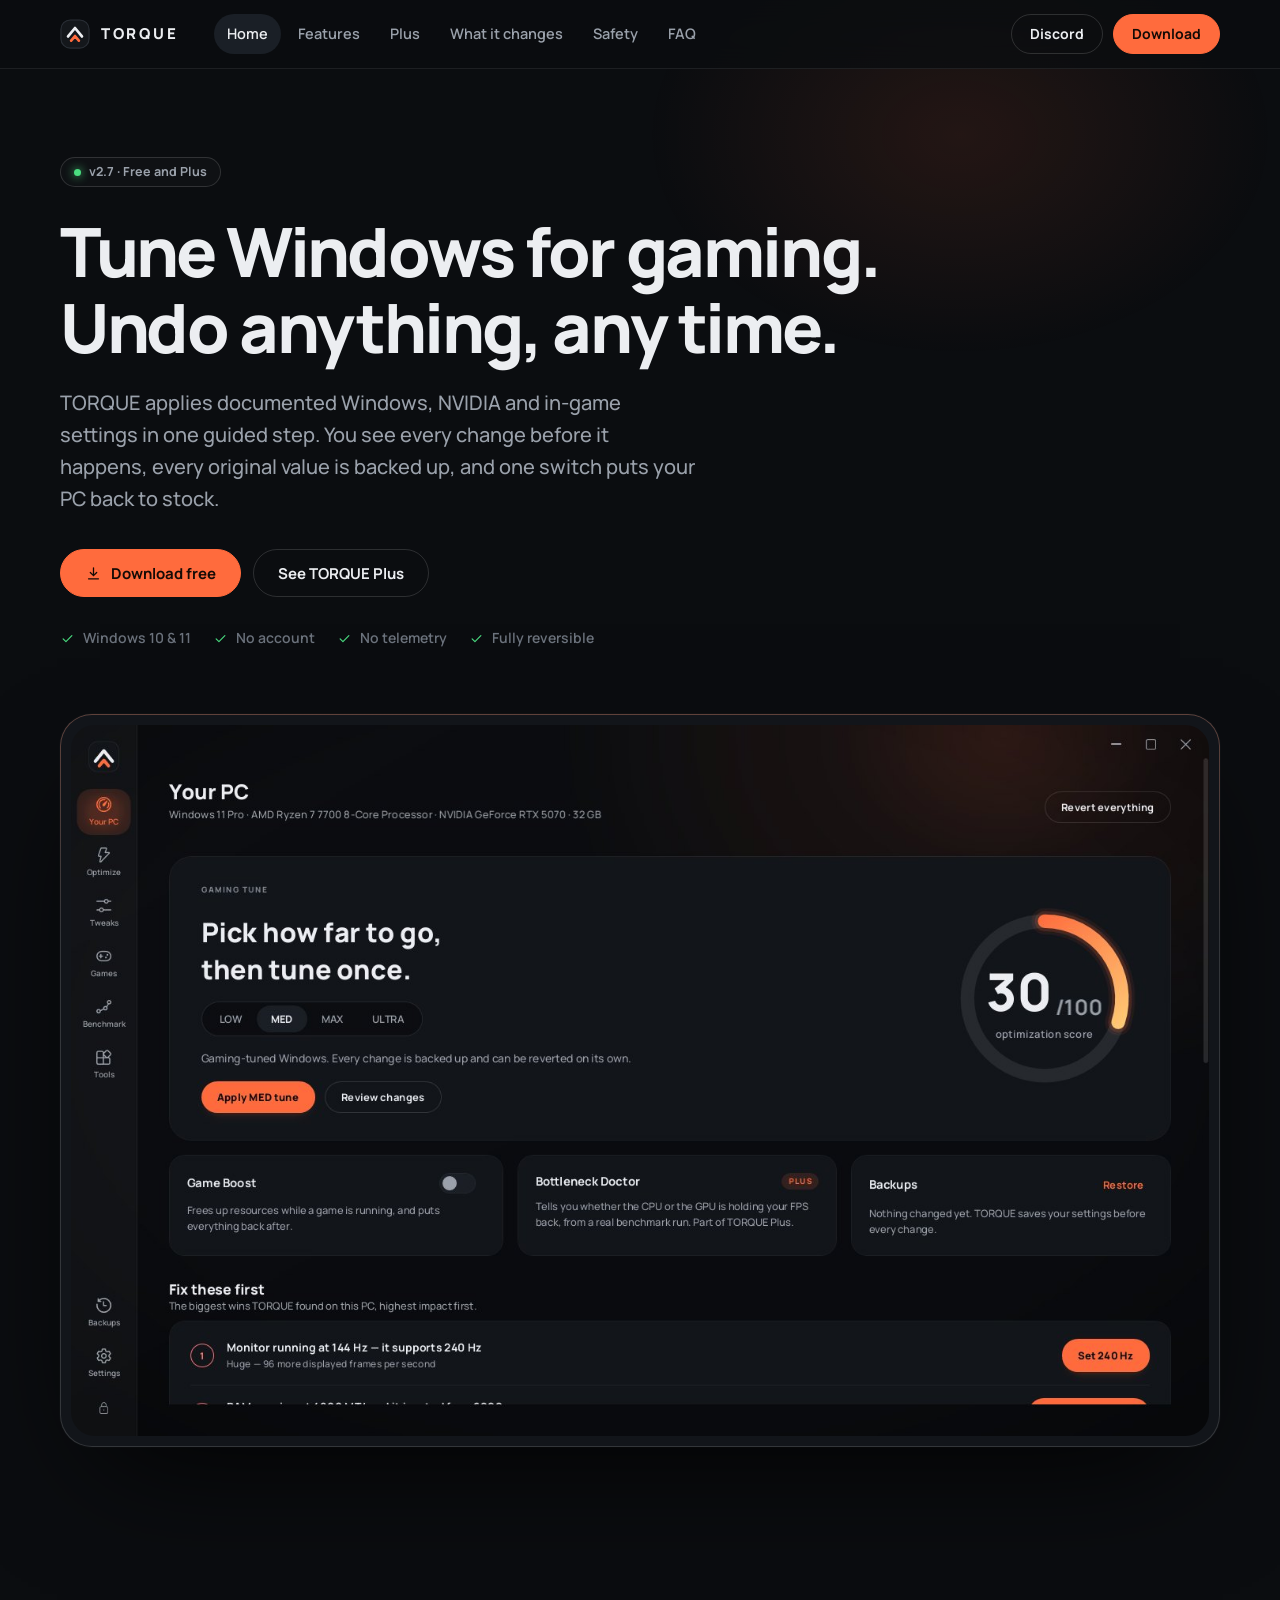
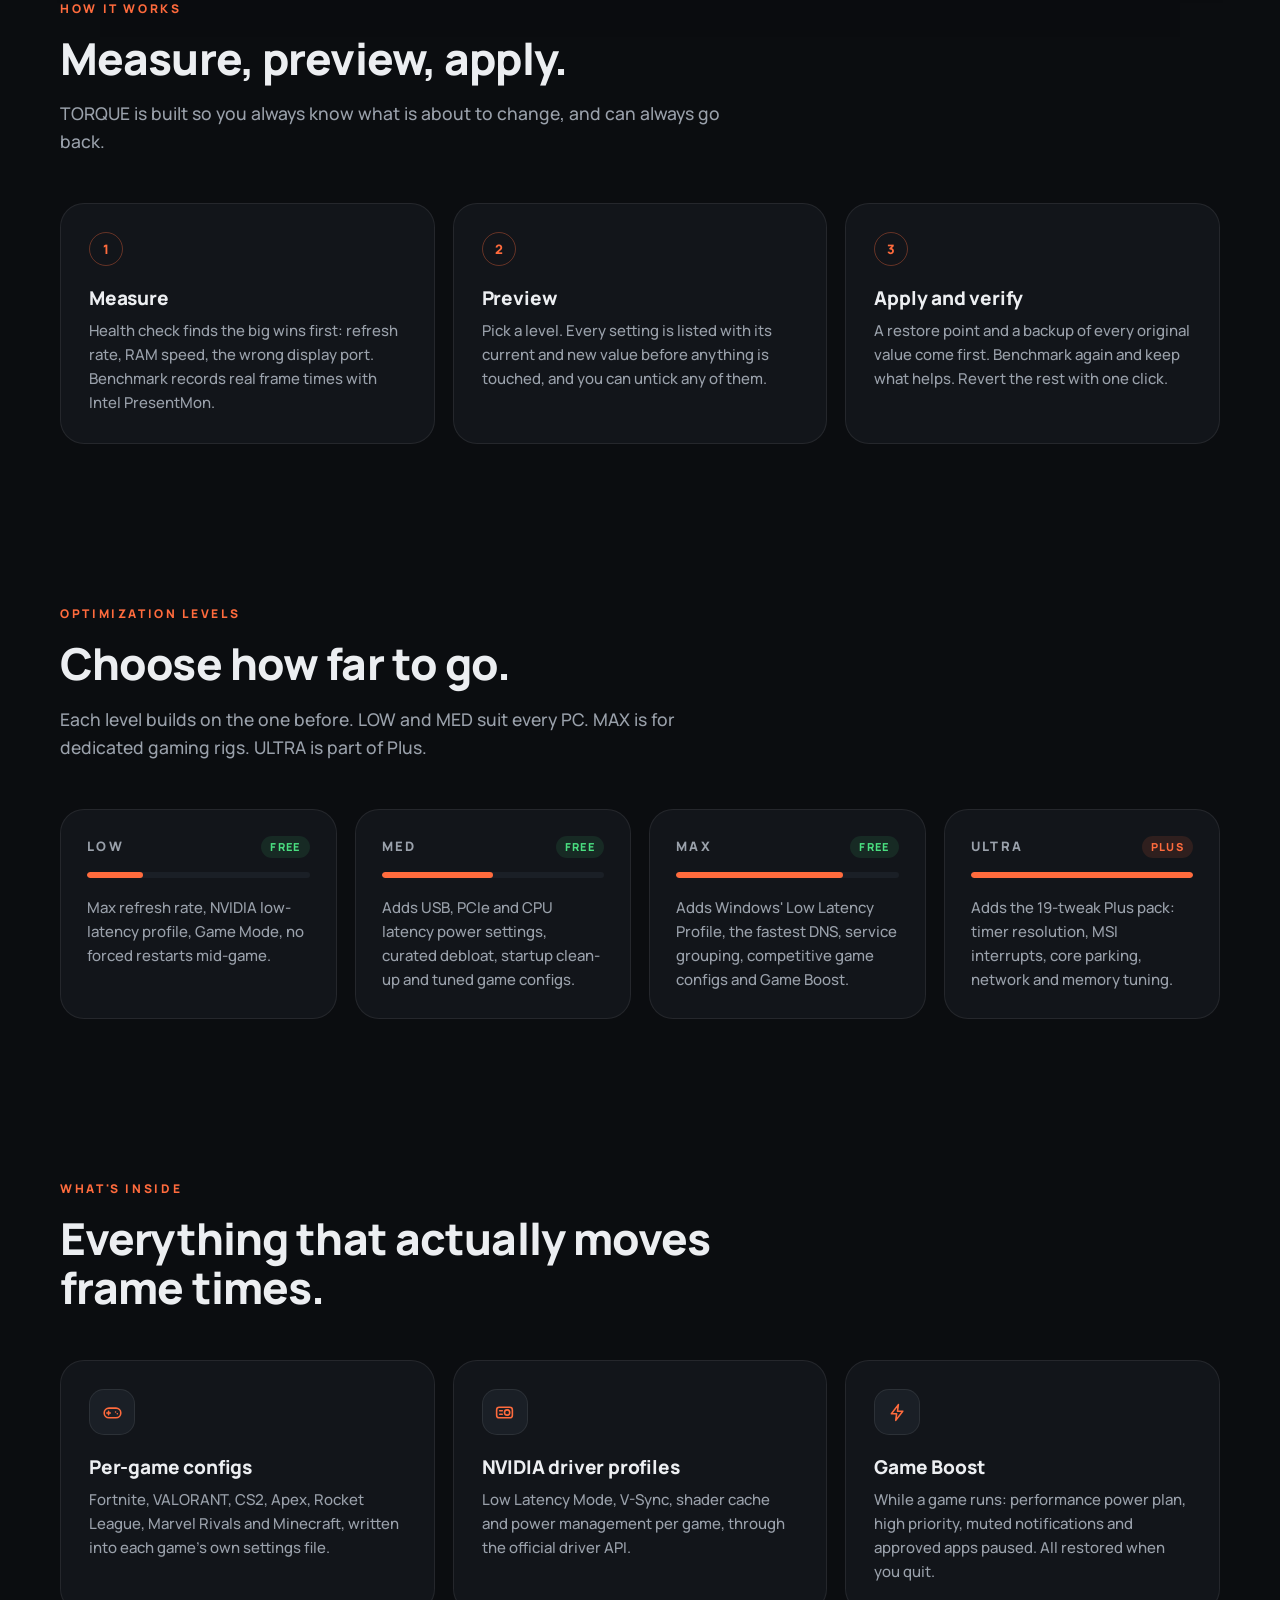
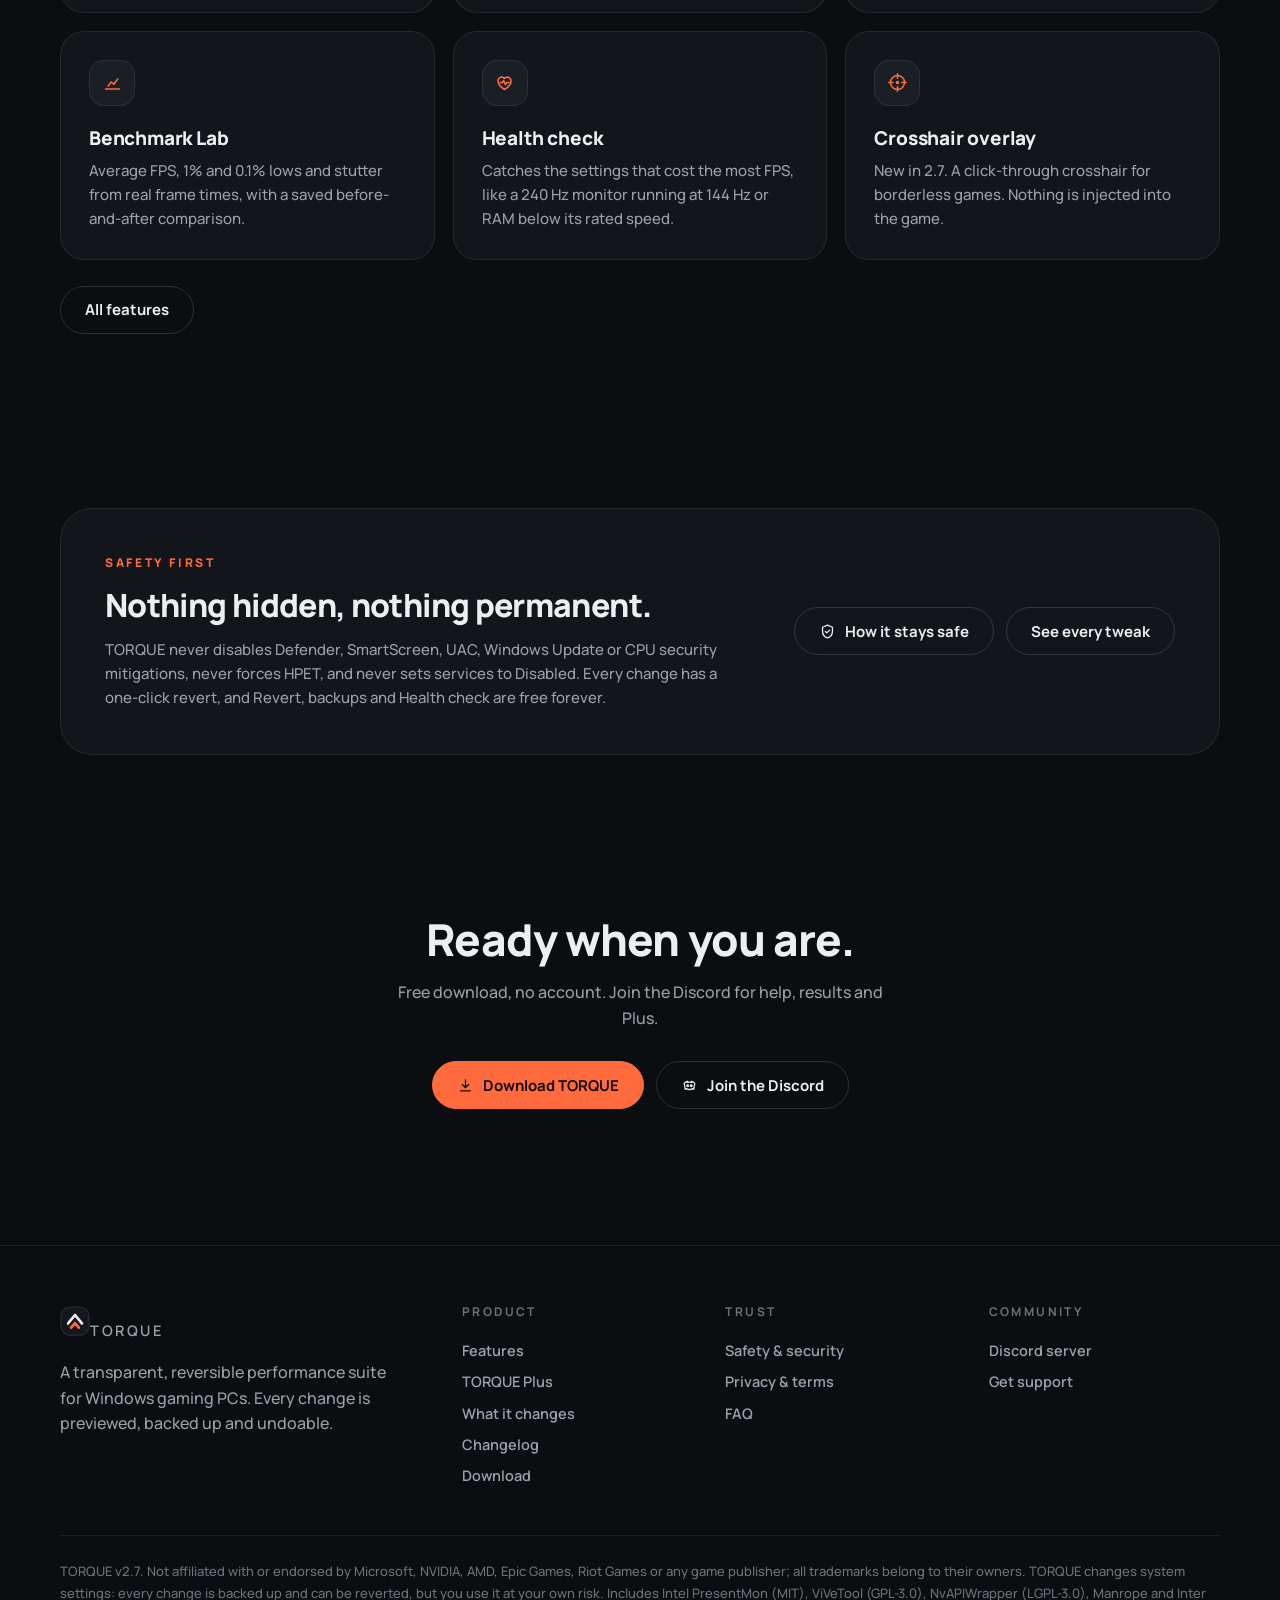
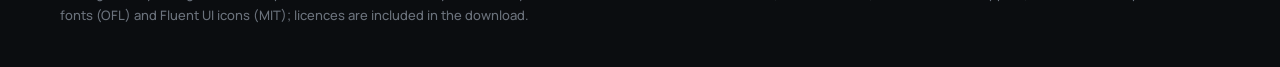
<file: index.html>
<!doctype html>
<html lang="en">
<head>
<meta charset="utf-8">
<meta name="viewport" content="width=device-width, initial-scale=1">
<title>TORQUE: Windows tuning for gamers, fully reversible</title>
<meta name="description" content="Tune Windows, NVIDIA and game settings in one guided step. Preview every change, back up every value, undo anything.">
<meta name="theme-color" content="#0B0D10">
<meta http-equiv="Content-Security-Policy" content="default-src 'self'; img-src 'self' data:; style-src 'self' 'unsafe-inline'; script-src 'self'; font-src 'self'; connect-src 'none'; frame-src 'none'; base-uri 'self'; form-action 'none'">
<meta name="referrer" content="strict-origin-when-cross-origin">
<meta property="og:title" content="TORQUE: Windows tuning for gamers, fully reversible">
<meta property="og:description" content="Tune Windows, NVIDIA and game settings in one guided step. Preview every change, back up every value, undo anything.">
<meta property="og:image" content="https://torquetweakz.github.io/Torque/img/og.png">
<meta property="og:type" content="website">
<link rel="icon" href="img/icon-64.png">
<link rel="preload" href="assets/fonts/manrope-800.woff2" as="font" type="font/woff2" crossorigin>
<link rel="stylesheet" href="assets/style.css?v=2.7.0">
</head>
<body>
<a class="skip" href="#main">Skip to content</a>
<header class="nav">
  <div class="wrap">
    <a class="brand" href="index.html" aria-label="TORQUE home"><svg viewBox="0 0 32 32" aria-hidden="true"><rect x="1" y="1" width="30" height="30" rx="10" fill="#14171B" stroke="#2A2F36" stroke-width="1.2"/>
<path d="M8.6 18.6L16 9.6l7.4 9" fill="none" stroke="#ECEEF1" stroke-width="2.9" stroke-linecap="round" stroke-linejoin="round"/>
<path d="M11.9 23.1L16 18.2l4.1 4.9" fill="none" stroke="#FF6B3D" stroke-width="2.9" stroke-linecap="round" stroke-linejoin="round"/></svg>TORQUE</a>
    <nav class="links" aria-label="Main"><a href="index.html" aria-current=page>Home</a><a href="features.html">Features</a><a href="plus.html">Plus</a><a href="tweaks.html">What it changes</a><a href="security.html">Safety</a><a href="faq.html">FAQ</a></nav>
    <div class="cta"><a class="btn sm" href="https://discord.gg/BY3MgZftgC" rel="noopener">Discord</a><a class="btn sm primary" href="download.html">Download</a></div>
    <button class="menu" aria-label="Menu" aria-expanded="false"><svg viewBox="0 0 24 24" fill="none" stroke="currentColor" stroke-width="1.8" stroke-linecap="round" stroke-linejoin="round" aria-hidden="true"><path d="M4 7h16M4 12h16M4 17h16"/></svg></button>
  </div>
</header>
<main id="main">

<section class="hero">
  <div class="wrap">
    <span class="pill"><span class="dot"></span>v2.7 · Free and Plus</span>
    <h1 style="margin-top:26px">Tune Windows for gaming.<br>Undo anything, any time.</h1>
    <p class="lead">TORQUE applies documented Windows, NVIDIA and in-game settings in one guided step. You see every change before it happens, every original value is backed up, and one switch puts your PC back to stock.</p>
    <div class="actions"><a class="btn primary" href="download.html"><svg viewBox="0 0 24 24" fill="none" stroke="currentColor" stroke-width="1.8" stroke-linecap="round" stroke-linejoin="round" aria-hidden="true"><path d="M12 4v11m0 0l-4.5-4.5M12 15l4.5-4.5M5 19.5h14"/></svg>Download free</a><a class="btn" href="plus.html">See TORQUE Plus</a></div>
    <div class="meta"><span><svg viewBox="0 0 24 24" fill="none" stroke="currentColor" stroke-width="1.8" stroke-linecap="round" stroke-linejoin="round" aria-hidden="true"><path d="M5 12.5l4.5 4.5L19 7.5"/></svg>Windows 10 &amp; 11</span><span><svg viewBox="0 0 24 24" fill="none" stroke="currentColor" stroke-width="1.8" stroke-linecap="round" stroke-linejoin="round" aria-hidden="true"><path d="M5 12.5l4.5 4.5L19 7.5"/></svg>No account</span><span><svg viewBox="0 0 24 24" fill="none" stroke="currentColor" stroke-width="1.8" stroke-linecap="round" stroke-linejoin="round" aria-hidden="true"><path d="M5 12.5l4.5 4.5L19 7.5"/></svg>No telemetry</span><span><svg viewBox="0 0 24 24" fill="none" stroke="currentColor" stroke-width="1.8" stroke-linecap="round" stroke-linejoin="round" aria-hidden="true"><path d="M5 12.5l4.5 4.5L19 7.5"/></svg>Fully reversible</span></div>
    <div class="shot rv"><img src="img/v27-dashboard.jpg" width="1440" height="900" alt="TORQUE Your PC page: optimization level picker, Game Boost, Bottleneck Doctor and the top fixes for this PC"></div>
  </div>
</section>

<section>
  <div class="wrap">
    <div class="head"><span class="eyebrow accent">How it works</span><h2>Measure, preview, apply.</h2><p>TORQUE is built so you always know what is about to change, and can always go back.</p></div>
    <div class="grid g3">
      <div class="card rv"><div class="num">1</div><h3>Measure</h3><p>Health check finds the big wins first: refresh rate, RAM speed, the wrong display port. Benchmark records real frame times with Intel PresentMon.</p></div>
      <div class="card rv"><div class="num">2</div><h3>Preview</h3><p>Pick a level. Every setting is listed with its current and new value before anything is touched, and you can untick any of them.</p></div>
      <div class="card rv"><div class="num">3</div><h3>Apply and verify</h3><p>A restore point and a backup of every original value come first. Benchmark again and keep what helps. Revert the rest with one click.</p></div>
    </div>
  </div>
</section>

<section class="tight">
  <div class="wrap">
    <div class="head"><span class="eyebrow accent">Optimization levels</span><h2>Choose how far to go.</h2><p>Each level builds on the one before. LOW and MED suit every PC. MAX is for dedicated gaming rigs. ULTRA is part of Plus.</p></div>
    <div class="grid g4 levels">
      <div class="card rv"><div class="lvl">LOW <span class="tag good">FREE</span></div><div class="bar"><i style="width:25%"></i></div><p>Max refresh rate, NVIDIA low-latency profile, Game Mode, no forced restarts mid-game.</p></div>
      <div class="card rv"><div class="lvl">MED <span class="tag good">FREE</span></div><div class="bar"><i style="width:50%"></i></div><p>Adds USB, PCIe and CPU latency power settings, curated debloat, startup clean-up and tuned game configs.</p></div>
      <div class="card rv"><div class="lvl">MAX <span class="tag good">FREE</span></div><div class="bar"><i style="width:75%"></i></div><p>Adds Windows' Low Latency Profile, the fastest DNS, service grouping, competitive game configs and Game Boost.</p></div>
      <div class="card rv"><div class="lvl">ULTRA <span class="tag">PLUS</span></div><div class="bar"><i style="width:100%"></i></div><p>Adds the 19-tweak Plus pack: timer resolution, MSI interrupts, core parking, network and memory tuning.</p></div>
    </div>
  </div>
</section>

<section>
  <div class="wrap">
    <div class="head"><span class="eyebrow accent">What's inside</span><h2>Everything that actually moves frame times.</h2></div>
    <div class="grid g3">
      <div class="card rv"><div class="ic"><svg viewBox="0 0 24 24" fill="none" stroke="currentColor" stroke-width="1.8" stroke-linecap="round" stroke-linejoin="round" aria-hidden="true"><rect x="2.5" y="7" width="19" height="11" rx="5.5"/><path d="M7.5 10.5v4M5.5 12.5h4M15.5 11.5h.01M17.5 13.5h.01"/></svg></div><h3>Per-game configs</h3><p>Fortnite, VALORANT, CS2, Apex, Rocket League, Marvel Rivals and Minecraft, written into each game's own settings file.</p></div>
      <div class="card rv"><div class="ic"><svg viewBox="0 0 24 24" fill="none" stroke="currentColor" stroke-width="1.8" stroke-linecap="round" stroke-linejoin="round" aria-hidden="true"><rect x="3" y="6" width="18" height="12" rx="3"/><circle cx="15" cy="12" r="3"/><path d="M6.5 10h3M6.5 14h3"/></svg></div><h3>NVIDIA driver profiles</h3><p>Low Latency Mode, V-Sync, shader cache and power management per game, through the official driver API.</p></div>
      <div class="card rv"><div class="ic"><svg viewBox="0 0 24 24" fill="none" stroke="currentColor" stroke-width="1.8" stroke-linecap="round" stroke-linejoin="round" aria-hidden="true"><path d="M13 3L5 13.5h6L10 21l8-10.5h-6z"/></svg></div><h3>Game Boost</h3><p>While a game runs: performance power plan, high priority, muted notifications and approved apps paused. All restored when you quit.</p></div>
      <div class="card rv"><div class="ic"><svg viewBox="0 0 24 24" fill="none" stroke="currentColor" stroke-width="1.8" stroke-linecap="round" stroke-linejoin="round" aria-hidden="true"><path d="M4 19.5h16M7 16l3.5-4.5 3 2.5L18 8"/></svg></div><h3>Benchmark Lab</h3><p>Average FPS, 1% and 0.1% lows and stutter from real frame times, with a saved before-and-after comparison.</p></div>
      <div class="card rv"><div class="ic"><svg viewBox="0 0 24 24" fill="none" stroke="currentColor" stroke-width="1.8" stroke-linecap="round" stroke-linejoin="round" aria-hidden="true"><path d="M12 20s-7.5-4.4-7.5-10.2A4.3 4.3 0 0112 7.3a4.3 4.3 0 017.5 2.5C19.5 15.6 12 20 12 20z"/><path d="M7 12h2.5l1.5-2.5 2 5 1.5-2.5H17"/></svg></div><h3>Health check</h3><p>Catches the settings that cost the most FPS, like a 240 Hz monitor running at 144 Hz or RAM below its rated speed.</p></div>
      <div class="card rv"><div class="ic"><svg viewBox="0 0 24 24" fill="none" stroke="currentColor" stroke-width="1.8" stroke-linecap="round" stroke-linejoin="round" aria-hidden="true"><circle cx="12" cy="12" r="8"/><path d="M12 2v5M12 17v5M2 12h5M17 12h5"/><circle cx="12" cy="12" r="1.2"/></svg></div><h3>Crosshair overlay</h3><p>New in 2.7. A click-through crosshair for borderless games. Nothing is injected into the game.</p></div>
    </div>
    <p style="margin-top:26px"><a class="btn" href="features.html">All features</a></p>
  </div>
</section>

<section class="tight">
  <div class="wrap">
    <div class="card big flat rv callout">
      <div style="max-width:620px"><span class="eyebrow accent">Safety first</span><h2 style="font-size:32px">Nothing hidden, nothing permanent.</h2>
      <p style="margin-top:14px">TORQUE never disables Defender, SmartScreen, UAC, Windows Update or CPU security mitigations, never forces HPET, and never sets services to Disabled. Every change has a one-click revert, and Revert, backups and Health check are free forever.</p></div>
      <div style="display:flex;gap:12px;flex-wrap:wrap"><a class="btn" href="security.html"><svg viewBox="0 0 24 24" fill="none" stroke="currentColor" stroke-width="1.8" stroke-linecap="round" stroke-linejoin="round" aria-hidden="true"><path d="M12 3l7 3v5.5c0 4.4-3 8.1-7 9.5-4-1.4-7-5.1-7-9.5V6z"/><path d="M9 12l2 2 4-4"/></svg>How it stays safe</a><a class="btn" href="tweaks.html">See every tweak</a></div>
    </div>
  </div>
</section>

<section>
  <div class="wrap center" style="text-align:center">
    <h2>Ready when you are.</h2>
    <p style="margin:16px auto 30px;max-width:520px">Free download, no account. Join the Discord for help, results and Plus.</p>
    <div style="display:flex;gap:12px;justify-content:center;flex-wrap:wrap"><a class="btn primary" href="download.html"><svg viewBox="0 0 24 24" fill="none" stroke="currentColor" stroke-width="1.8" stroke-linecap="round" stroke-linejoin="round" aria-hidden="true"><path d="M12 4v11m0 0l-4.5-4.5M12 15l4.5-4.5M5 19.5h14"/></svg>Download TORQUE</a><a class="btn" href="https://discord.gg/BY3MgZftgC" rel="noopener"><svg viewBox="0 0 24 24" fill="none" stroke="currentColor" stroke-width="1.8" stroke-linecap="round" stroke-linejoin="round" aria-hidden="true"><path d="M8.5 7.5a15 15 0 017 0M7 16.5c3.2 1.6 6.8 1.6 10 0M6 17.5L4.5 9c1.4-1.6 3-2.6 4.5-3l1 1.5M18 17.5L19.5 9c-1.4-1.6-3-2.6-4.5-3L14 7.5"/><circle cx="9.5" cy="12.5" r="1.2"/><circle cx="14.5" cy="12.5" r="1.2"/></svg>Join the Discord</a></div>
  </div>
</section>

</main>
<footer>
  <div class="wrap">
    <div class="foot">
      <div><a class="brand" href="index.html"><svg viewBox="0 0 32 32" aria-hidden="true"><rect x="1" y="1" width="30" height="30" rx="10" fill="#14171B" stroke="#2A2F36" stroke-width="1.2"/>
<path d="M8.6 18.6L16 9.6l7.4 9" fill="none" stroke="#ECEEF1" stroke-width="2.9" stroke-linecap="round" stroke-linejoin="round"/>
<path d="M11.9 23.1L16 18.2l4.1 4.9" fill="none" stroke="#FF6B3D" stroke-width="2.9" stroke-linecap="round" stroke-linejoin="round"/></svg>TORQUE</a><p style="margin-top:14px;max-width:340px">A transparent, reversible performance suite for Windows gaming PCs. Every change is previewed, backed up and undoable.</p></div>
      <div><h5>Product</h5><a href="features.html">Features</a><a href="plus.html">TORQUE Plus</a><a href="tweaks.html">What it changes</a><a href="changelog.html">Changelog</a><a href="download.html">Download</a></div>
      <div><h5>Trust</h5><a href="security.html">Safety &amp; security</a><a href="privacy.html">Privacy &amp; terms</a><a href="faq.html">FAQ</a></div>
      <div><h5>Community</h5><a href="https://discord.gg/BY3MgZftgC" rel="noopener">Discord server</a><a href="community.html">Get support</a></div>
    </div>
    <div class="fine">TORQUE v2.7. Not affiliated with or endorsed by Microsoft, NVIDIA, AMD, Epic Games, Riot Games or any game publisher; all trademarks belong to their owners. TORQUE changes system settings: every change is backed up and can be reverted, but you use it at your own risk. Includes Intel PresentMon (MIT), ViVeTool (GPL-3.0), NvAPIWrapper (LGPL-3.0), Manrope and Inter fonts (OFL) and Fluent UI icons (MIT); licences are included in the download.</div>
  </div>
</footer>
<script src="assets/site.js?v=2.7.0"></script>
</body>
</html>
</file>
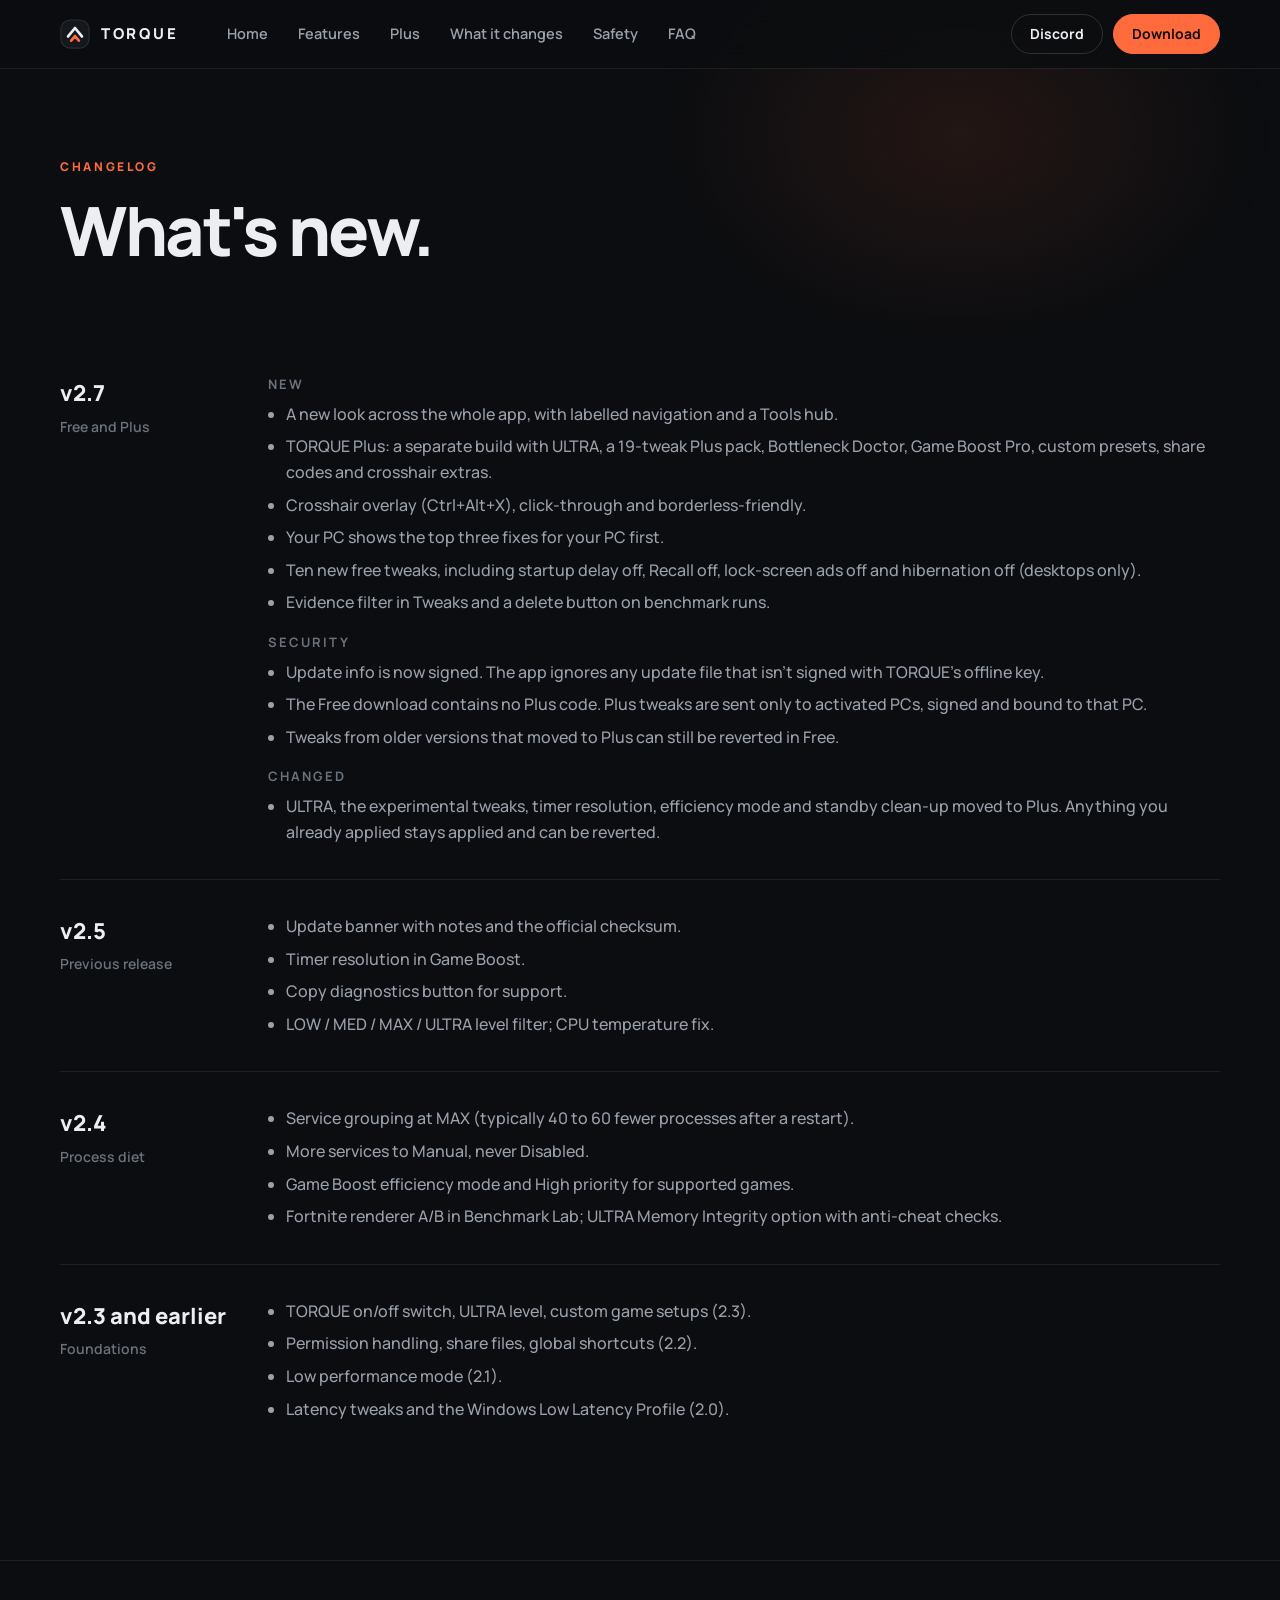
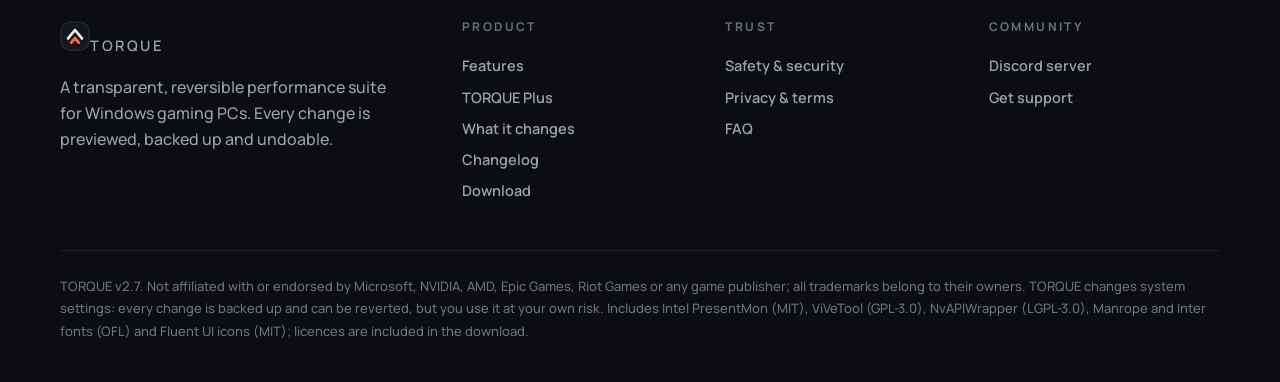
<file: changelog.html>
<!doctype html>
<html lang="en">
<head>
<meta charset="utf-8">
<meta name="viewport" content="width=device-width, initial-scale=1">
<title>Changelog · TORQUE</title>
<meta name="description" content="What changed in each TORQUE release.">
<meta name="theme-color" content="#0B0D10">
<meta http-equiv="Content-Security-Policy" content="default-src 'self'; img-src 'self' data:; style-src 'self' 'unsafe-inline'; script-src 'self'; font-src 'self'; connect-src 'none'; frame-src 'none'; base-uri 'self'; form-action 'none'">
<meta name="referrer" content="strict-origin-when-cross-origin">
<meta property="og:title" content="Changelog · TORQUE">
<meta property="og:description" content="What changed in each TORQUE release.">
<meta property="og:image" content="https://torquetweakz.github.io/Torque/img/og.png">
<meta property="og:type" content="website">
<link rel="icon" href="img/icon-64.png">
<link rel="preload" href="assets/fonts/manrope-800.woff2" as="font" type="font/woff2" crossorigin>
<link rel="stylesheet" href="assets/style.css?v=2.7.0">
</head>
<body>
<a class="skip" href="#main">Skip to content</a>
<header class="nav">
  <div class="wrap">
    <a class="brand" href="index.html" aria-label="TORQUE home"><svg viewBox="0 0 32 32" aria-hidden="true"><rect x="1" y="1" width="30" height="30" rx="10" fill="#14171B" stroke="#2A2F36" stroke-width="1.2"/>
<path d="M8.6 18.6L16 9.6l7.4 9" fill="none" stroke="#ECEEF1" stroke-width="2.9" stroke-linecap="round" stroke-linejoin="round"/>
<path d="M11.9 23.1L16 18.2l4.1 4.9" fill="none" stroke="#FF6B3D" stroke-width="2.9" stroke-linecap="round" stroke-linejoin="round"/></svg>TORQUE</a>
    <nav class="links" aria-label="Main"><a href="index.html">Home</a><a href="features.html">Features</a><a href="plus.html">Plus</a><a href="tweaks.html">What it changes</a><a href="security.html">Safety</a><a href="faq.html">FAQ</a></nav>
    <div class="cta"><a class="btn sm" href="https://discord.gg/BY3MgZftgC" rel="noopener">Discord</a><a class="btn sm primary" href="download.html">Download</a></div>
    <button class="menu" aria-label="Menu" aria-expanded="false"><svg viewBox="0 0 24 24" fill="none" stroke="currentColor" stroke-width="1.8" stroke-linecap="round" stroke-linejoin="round" aria-hidden="true"><path d="M4 7h16M4 12h16M4 17h16"/></svg></button>
  </div>
</header>
<main id="main">
<section class="hero" style="padding-bottom:10px"><div class="wrap"><span class="eyebrow accent">Changelog</span><h1>What's new.</h1></div></section>
<section class="tight"><div class="wrap">
<div class="rel"><div><div class="v">v2.7</div><div class="d">Free and Plus</div></div><div>
<h4>New</h4><ul>
<li>A new look across the whole app, with labelled navigation and a Tools hub.</li>
<li>TORQUE Plus: a separate build with ULTRA, a 19-tweak Plus pack, Bottleneck Doctor, Game Boost Pro, custom presets, share codes and crosshair extras.</li>
<li>Crosshair overlay (Ctrl+Alt+X), click-through and borderless-friendly.</li>
<li>Your PC shows the top three fixes for your PC first.</li>
<li>Ten new free tweaks, including startup delay off, Recall off, lock-screen ads off and hibernation off (desktops only).</li>
<li>Evidence filter in Tweaks and a delete button on benchmark runs.</li></ul>
<h4>Security</h4><ul>
<li>Update info is now signed. The app ignores any update file that isn't signed with TORQUE's offline key.</li>
<li>The Free download contains no Plus code. Plus tweaks are sent only to activated PCs, signed and bound to that PC.</li>
<li>Tweaks from older versions that moved to Plus can still be reverted in Free.</li></ul>
<h4>Changed</h4><ul>
<li>ULTRA, the experimental tweaks, timer resolution, efficiency mode and standby clean-up moved to Plus. Anything you already applied stays applied and can be reverted.</li></ul></div></div>
<div class="rel"><div><div class="v">v2.5</div><div class="d">Previous release</div></div><div><ul>
<li>Update banner with notes and the official checksum.</li><li>Timer resolution in Game Boost.</li><li>Copy diagnostics button for support.</li><li>LOW / MED / MAX / ULTRA level filter; CPU temperature fix.</li></ul></div></div>
<div class="rel"><div><div class="v">v2.4</div><div class="d">Process diet</div></div><div><ul>
<li>Service grouping at MAX (typically 40 to 60 fewer processes after a restart).</li><li>More services to Manual, never Disabled.</li><li>Game Boost efficiency mode and High priority for supported games.</li><li>Fortnite renderer A/B in Benchmark Lab; ULTRA Memory Integrity option with anti-cheat checks.</li></ul></div></div>
<div class="rel"><div><div class="v">v2.3 and earlier</div><div class="d">Foundations</div></div><div><ul>
<li>TORQUE on/off switch, ULTRA level, custom game setups (2.3).</li><li>Permission handling, share files, global shortcuts (2.2).</li><li>Low performance mode (2.1).</li><li>Latency tweaks and the Windows Low Latency Profile (2.0).</li></ul></div></div>
</div></section>
</main>
<footer>
  <div class="wrap">
    <div class="foot">
      <div><a class="brand" href="index.html"><svg viewBox="0 0 32 32" aria-hidden="true"><rect x="1" y="1" width="30" height="30" rx="10" fill="#14171B" stroke="#2A2F36" stroke-width="1.2"/>
<path d="M8.6 18.6L16 9.6l7.4 9" fill="none" stroke="#ECEEF1" stroke-width="2.9" stroke-linecap="round" stroke-linejoin="round"/>
<path d="M11.9 23.1L16 18.2l4.1 4.9" fill="none" stroke="#FF6B3D" stroke-width="2.9" stroke-linecap="round" stroke-linejoin="round"/></svg>TORQUE</a><p style="margin-top:14px;max-width:340px">A transparent, reversible performance suite for Windows gaming PCs. Every change is previewed, backed up and undoable.</p></div>
      <div><h5>Product</h5><a href="features.html">Features</a><a href="plus.html">TORQUE Plus</a><a href="tweaks.html">What it changes</a><a href="changelog.html">Changelog</a><a href="download.html">Download</a></div>
      <div><h5>Trust</h5><a href="security.html">Safety &amp; security</a><a href="privacy.html">Privacy &amp; terms</a><a href="faq.html">FAQ</a></div>
      <div><h5>Community</h5><a href="https://discord.gg/BY3MgZftgC" rel="noopener">Discord server</a><a href="community.html">Get support</a></div>
    </div>
    <div class="fine">TORQUE v2.7. Not affiliated with or endorsed by Microsoft, NVIDIA, AMD, Epic Games, Riot Games or any game publisher; all trademarks belong to their owners. TORQUE changes system settings: every change is backed up and can be reverted, but you use it at your own risk. Includes Intel PresentMon (MIT), ViVeTool (GPL-3.0), NvAPIWrapper (LGPL-3.0), Manrope and Inter fonts (OFL) and Fluent UI icons (MIT); licences are included in the download.</div>
  </div>
</footer>
<script src="assets/site.js?v=2.7.0"></script>
</body>
</html>
</file>
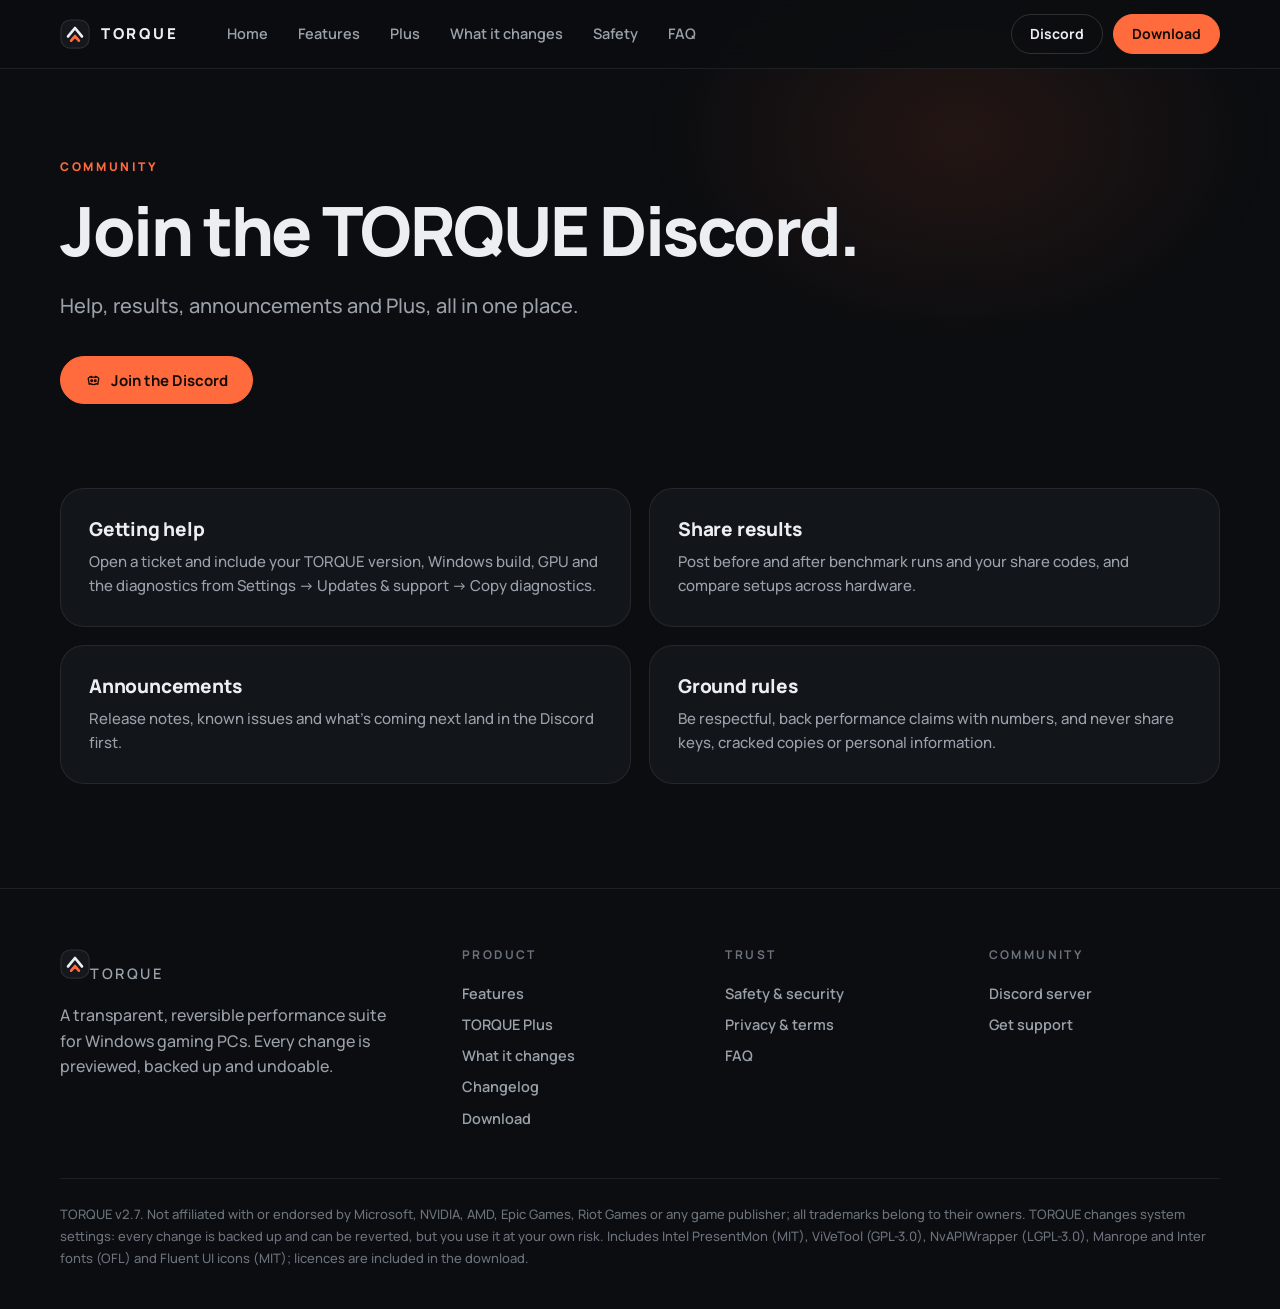
<file: community.html>
<!doctype html>
<html lang="en">
<head>
<meta charset="utf-8">
<meta name="viewport" content="width=device-width, initial-scale=1">
<title>Community · TORQUE</title>
<meta name="description" content="Join the TORQUE Discord.">
<meta name="theme-color" content="#0B0D10">
<meta http-equiv="Content-Security-Policy" content="default-src 'self'; img-src 'self' data:; style-src 'self' 'unsafe-inline'; script-src 'self'; font-src 'self'; connect-src 'none'; frame-src 'none'; base-uri 'self'; form-action 'none'">
<meta name="referrer" content="strict-origin-when-cross-origin">
<meta property="og:title" content="Community · TORQUE">
<meta property="og:description" content="Join the TORQUE Discord.">
<meta property="og:image" content="https://torquetweakz.github.io/Torque/img/og.png">
<meta property="og:type" content="website">
<link rel="icon" href="img/icon-64.png">
<link rel="preload" href="assets/fonts/manrope-800.woff2" as="font" type="font/woff2" crossorigin>
<link rel="stylesheet" href="assets/style.css?v=2.7.0">
</head>
<body>
<a class="skip" href="#main">Skip to content</a>
<header class="nav">
  <div class="wrap">
    <a class="brand" href="index.html" aria-label="TORQUE home"><svg viewBox="0 0 32 32" aria-hidden="true"><rect x="1" y="1" width="30" height="30" rx="10" fill="#14171B" stroke="#2A2F36" stroke-width="1.2"/>
<path d="M8.6 18.6L16 9.6l7.4 9" fill="none" stroke="#ECEEF1" stroke-width="2.9" stroke-linecap="round" stroke-linejoin="round"/>
<path d="M11.9 23.1L16 18.2l4.1 4.9" fill="none" stroke="#FF6B3D" stroke-width="2.9" stroke-linecap="round" stroke-linejoin="round"/></svg>TORQUE</a>
    <nav class="links" aria-label="Main"><a href="index.html">Home</a><a href="features.html">Features</a><a href="plus.html">Plus</a><a href="tweaks.html">What it changes</a><a href="security.html">Safety</a><a href="faq.html">FAQ</a></nav>
    <div class="cta"><a class="btn sm" href="https://discord.gg/BY3MgZftgC" rel="noopener">Discord</a><a class="btn sm primary" href="download.html">Download</a></div>
    <button class="menu" aria-label="Menu" aria-expanded="false"><svg viewBox="0 0 24 24" fill="none" stroke="currentColor" stroke-width="1.8" stroke-linecap="round" stroke-linejoin="round" aria-hidden="true"><path d="M4 7h16M4 12h16M4 17h16"/></svg></button>
  </div>
</header>
<main id="main">
<section class="hero" style="padding-bottom:20px"><div class="wrap"><span class="eyebrow accent">Community</span><h1>Join the TORQUE Discord.</h1>
<p class="lead">Help, results, announcements and Plus, all in one place.</p><div class="actions"><a class="btn primary" href="https://discord.gg/BY3MgZftgC" rel="noopener"><svg viewBox="0 0 24 24" fill="none" stroke="currentColor" stroke-width="1.8" stroke-linecap="round" stroke-linejoin="round" aria-hidden="true"><path d="M8.5 7.5a15 15 0 017 0M7 16.5c3.2 1.6 6.8 1.6 10 0M6 17.5L4.5 9c1.4-1.6 3-2.6 4.5-3l1 1.5M18 17.5L19.5 9c-1.4-1.6-3-2.6-4.5-3L14 7.5"/><circle cx="9.5" cy="12.5" r="1.2"/><circle cx="14.5" cy="12.5" r="1.2"/></svg>Join the Discord</a></div></div></section>
<section class="tight"><div class="wrap"><div class="grid g2">
<div class="card rv"><h3>Getting help</h3><p>Open a ticket and include your TORQUE version, Windows build, GPU and the diagnostics from Settings → Updates &amp; support → Copy diagnostics.</p></div>
<div class="card rv"><h3>Share results</h3><p>Post before and after benchmark runs and your share codes, and compare setups across hardware.</p></div>
<div class="card rv"><h3>Announcements</h3><p>Release notes, known issues and what's coming next land in the Discord first.</p></div>
<div class="card rv"><h3>Ground rules</h3><p>Be respectful, back performance claims with numbers, and never share keys, cracked copies or personal information.</p></div>
</div></div></section>
</main>
<footer>
  <div class="wrap">
    <div class="foot">
      <div><a class="brand" href="index.html"><svg viewBox="0 0 32 32" aria-hidden="true"><rect x="1" y="1" width="30" height="30" rx="10" fill="#14171B" stroke="#2A2F36" stroke-width="1.2"/>
<path d="M8.6 18.6L16 9.6l7.4 9" fill="none" stroke="#ECEEF1" stroke-width="2.9" stroke-linecap="round" stroke-linejoin="round"/>
<path d="M11.9 23.1L16 18.2l4.1 4.9" fill="none" stroke="#FF6B3D" stroke-width="2.9" stroke-linecap="round" stroke-linejoin="round"/></svg>TORQUE</a><p style="margin-top:14px;max-width:340px">A transparent, reversible performance suite for Windows gaming PCs. Every change is previewed, backed up and undoable.</p></div>
      <div><h5>Product</h5><a href="features.html">Features</a><a href="plus.html">TORQUE Plus</a><a href="tweaks.html">What it changes</a><a href="changelog.html">Changelog</a><a href="download.html">Download</a></div>
      <div><h5>Trust</h5><a href="security.html">Safety &amp; security</a><a href="privacy.html">Privacy &amp; terms</a><a href="faq.html">FAQ</a></div>
      <div><h5>Community</h5><a href="https://discord.gg/BY3MgZftgC" rel="noopener">Discord server</a><a href="community.html">Get support</a></div>
    </div>
    <div class="fine">TORQUE v2.7. Not affiliated with or endorsed by Microsoft, NVIDIA, AMD, Epic Games, Riot Games or any game publisher; all trademarks belong to their owners. TORQUE changes system settings: every change is backed up and can be reverted, but you use it at your own risk. Includes Intel PresentMon (MIT), ViVeTool (GPL-3.0), NvAPIWrapper (LGPL-3.0), Manrope and Inter fonts (OFL) and Fluent UI icons (MIT); licences are included in the download.</div>
  </div>
</footer>
<script src="assets/site.js?v=2.7.0"></script>
</body>
</html>
</file>
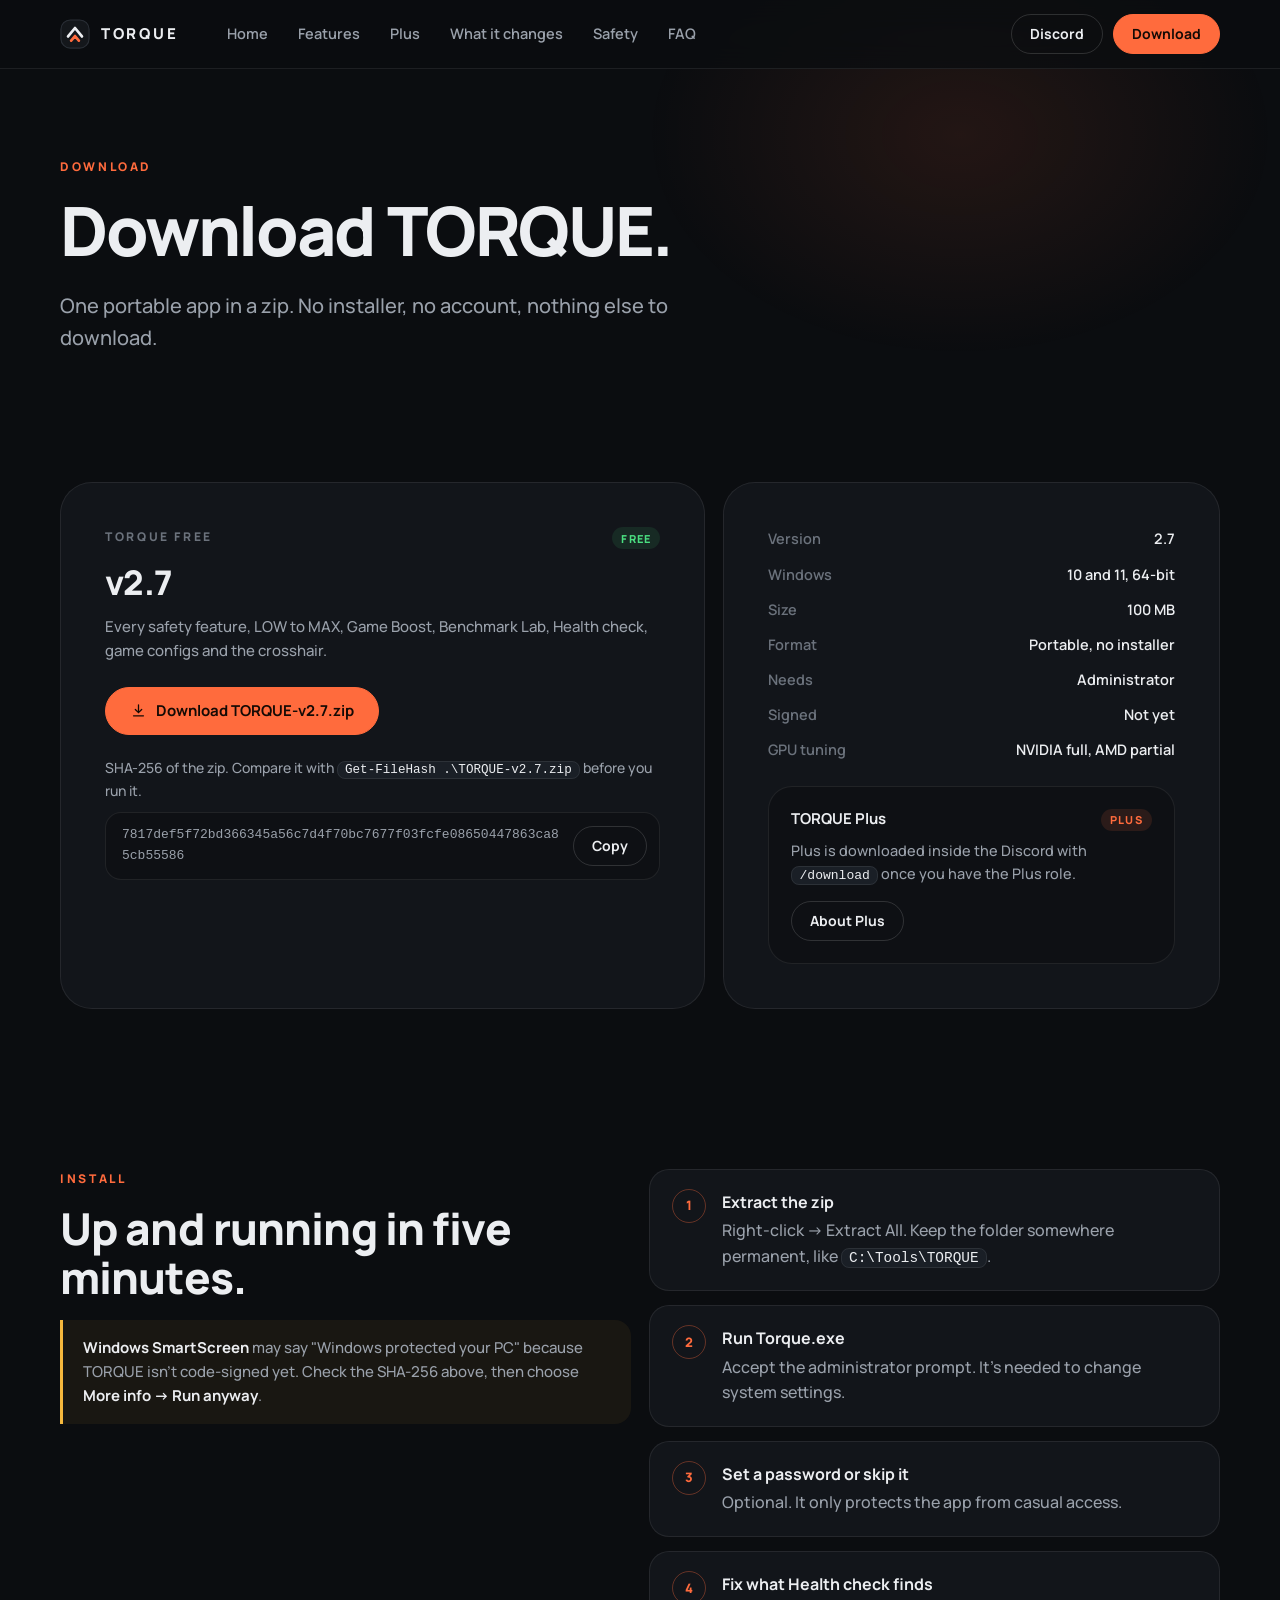
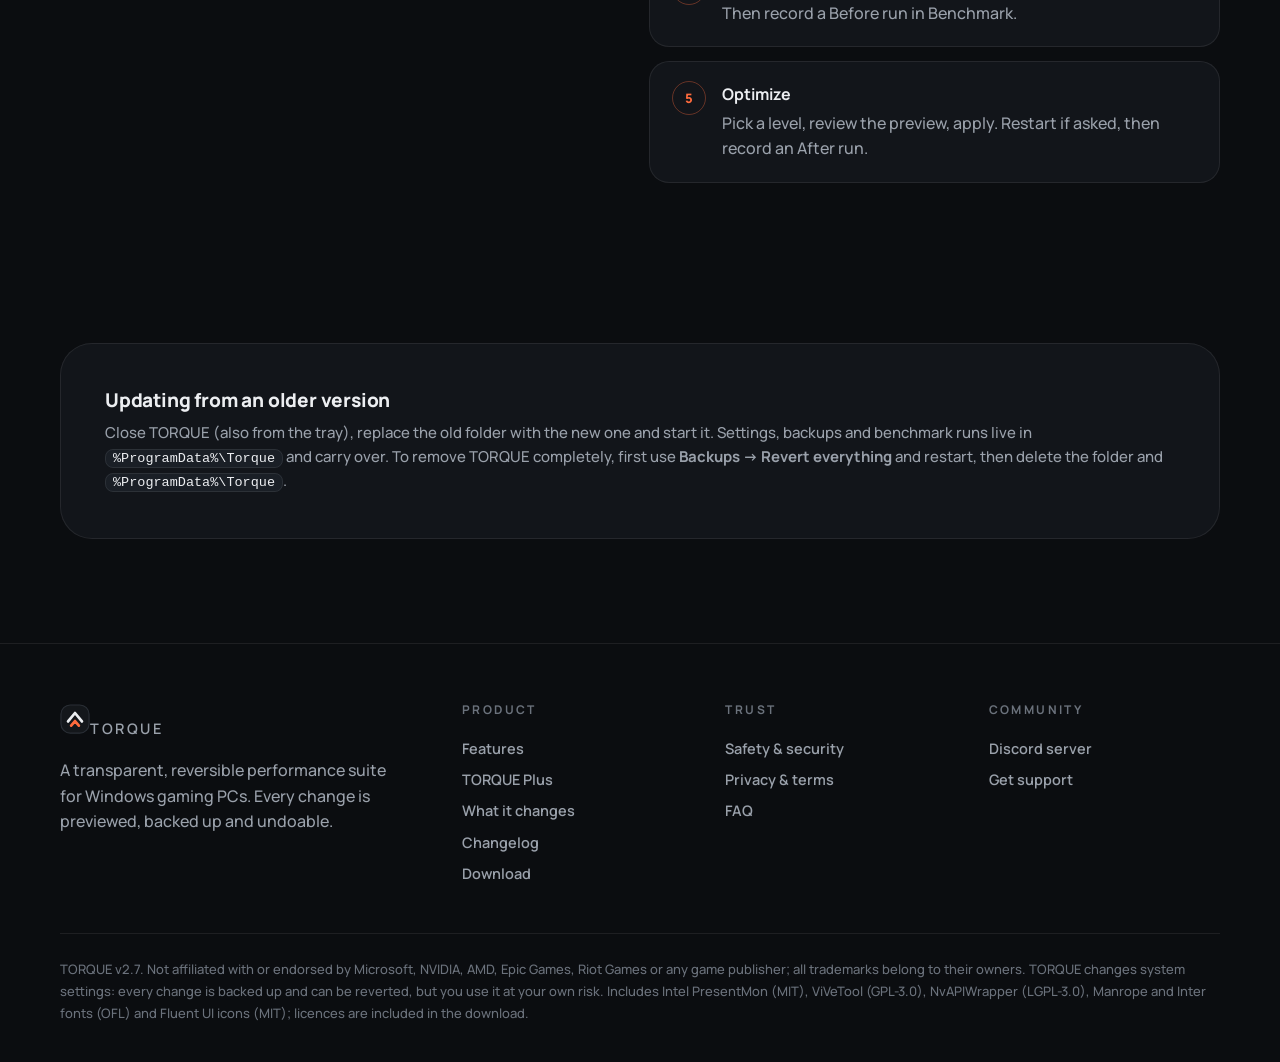
<file: download.html>
<!doctype html>
<html lang="en">
<head>
<meta charset="utf-8">
<meta name="viewport" content="width=device-width, initial-scale=1">
<title>Download · TORQUE</title>
<meta name="description" content="Download TORQUE v2.7 for Windows 10 and 11.">
<meta name="theme-color" content="#0B0D10">
<meta http-equiv="Content-Security-Policy" content="default-src 'self'; img-src 'self' data:; style-src 'self' 'unsafe-inline'; script-src 'self'; font-src 'self'; connect-src 'none'; frame-src 'none'; base-uri 'self'; form-action 'none'">
<meta name="referrer" content="strict-origin-when-cross-origin">
<meta property="og:title" content="Download · TORQUE">
<meta property="og:description" content="Download TORQUE v2.7 for Windows 10 and 11.">
<meta property="og:image" content="https://torquetweakz.github.io/Torque/img/og.png">
<meta property="og:type" content="website">
<link rel="icon" href="img/icon-64.png">
<link rel="preload" href="assets/fonts/manrope-800.woff2" as="font" type="font/woff2" crossorigin>
<link rel="stylesheet" href="assets/style.css?v=2.7.0">
</head>
<body>
<a class="skip" href="#main">Skip to content</a>
<header class="nav">
  <div class="wrap">
    <a class="brand" href="index.html" aria-label="TORQUE home"><svg viewBox="0 0 32 32" aria-hidden="true"><rect x="1" y="1" width="30" height="30" rx="10" fill="#14171B" stroke="#2A2F36" stroke-width="1.2"/>
<path d="M8.6 18.6L16 9.6l7.4 9" fill="none" stroke="#ECEEF1" stroke-width="2.9" stroke-linecap="round" stroke-linejoin="round"/>
<path d="M11.9 23.1L16 18.2l4.1 4.9" fill="none" stroke="#FF6B3D" stroke-width="2.9" stroke-linecap="round" stroke-linejoin="round"/></svg>TORQUE</a>
    <nav class="links" aria-label="Main"><a href="index.html">Home</a><a href="features.html">Features</a><a href="plus.html">Plus</a><a href="tweaks.html">What it changes</a><a href="security.html">Safety</a><a href="faq.html">FAQ</a></nav>
    <div class="cta"><a class="btn sm" href="https://discord.gg/BY3MgZftgC" rel="noopener">Discord</a><a class="btn sm primary" href="download.html">Download</a></div>
    <button class="menu" aria-label="Menu" aria-expanded="false"><svg viewBox="0 0 24 24" fill="none" stroke="currentColor" stroke-width="1.8" stroke-linecap="round" stroke-linejoin="round" aria-hidden="true"><path d="M4 7h16M4 12h16M4 17h16"/></svg></button>
  </div>
</header>
<main id="main">

<section class="hero" style="padding-bottom:30px">
  <div class="wrap"><span class="eyebrow accent">Download</span><h1>Download TORQUE.</h1>
  <p class="lead">One portable app in a zip. No installer, no account, nothing else to download.</p></div>
</section>
<section class="tight"><div class="wrap">
  <div class="dl">
    <div class="card big flat rv">
      <div class="top"><div><span class="eyebrow">TORQUE Free</span><h2 style="font-size:34px">v2.7</h2></div><span class="tag good">FREE</span></div>
      <p style="margin-top:14px">Every safety feature, LOW to MAX, Game Boost, Benchmark Lab, Health check, game configs and the crosshair.</p>
      <p style="margin:24px 0 0"><a class="btn primary" href="https://github.com/TorqueTweakz/Torque/releases/download/v2.7.0/TORQUE-v2.7.zip" rel="noopener"><svg viewBox="0 0 24 24" fill="none" stroke="currentColor" stroke-width="1.8" stroke-linecap="round" stroke-linejoin="round" aria-hidden="true"><path d="M12 4v11m0 0l-4.5-4.5M12 15l4.5-4.5M5 19.5h14"/></svg>Download TORQUE-v2.7.zip</a></p>
      <p style="margin-top:22px;font-size:14px">SHA-256 of the zip. Compare it with <code>Get-FileHash .\TORQUE-v2.7.zip</code> before you run it.</p>
      <div class="hash"><code id="sha">7817def5f72bd366345a56c7d4f70bc7677f03fcfe08650447863ca85cb55586</code><button class="btn sm" data-copy="sha">Copy</button></div>
    </div>
    <div class="card big flat rv">
      <dl class="kv">
        <dt>Version</dt><dd>2.7</dd>
        <dt>Windows</dt><dd>10 and 11, 64-bit</dd>
        <dt>Size</dt><dd>100 MB</dd>
        <dt>Format</dt><dd>Portable, no installer</dd>
        <dt>Needs</dt><dd>Administrator</dd>
        <dt>Signed</dt><dd>Not yet</dd>
        <dt>GPU tuning</dt><dd>NVIDIA full, AMD partial</dd>
      </dl>
      <div class="card flat" style="margin-top:24px;padding:22px;background:var(--well)"><div class="top"><h4>TORQUE Plus</h4><span class="tag">PLUS</span></div><p style="margin-top:8px;font-size:14.5px">Plus is downloaded inside the Discord with <code>/download</code> once you have the Plus role.</p><a class="btn sm" style="margin-top:14px" href="plus.html">About Plus</a></div>
    </div>
  </div>
</div></section>
<section><div class="wrap">
  <div class="grid g2">
    <div><span class="eyebrow accent">Install</span><h2>Up and running in five minutes.</h2>
      <div class="note"><b>Windows SmartScreen</b> may say "Windows protected your PC" because TORQUE isn't code-signed yet. Check the SHA-256 above, then choose <b>More info → Run anyway</b>.</div></div>
    <ol class="steps">
      <li><b>Extract the zip</b>Right-click → Extract All. Keep the folder somewhere permanent, like <code>C:\Tools\TORQUE</code>.</li>
      <li><b>Run Torque.exe</b>Accept the administrator prompt. It's needed to change system settings.</li>
      <li><b>Set a password or skip it</b>Optional. It only protects the app from casual access.</li>
      <li><b>Fix what Health check finds</b>Then record a Before run in Benchmark.</li>
      <li><b>Optimize</b>Pick a level, review the preview, apply. Restart if asked, then record an After run.</li>
    </ol>
  </div>
</div></section>
<section class="tight"><div class="wrap">
  <div class="card flat big rv"><h3>Updating from an older version</h3><p style="margin-top:8px">Close TORQUE (also from the tray), replace the old folder with the new one and start it. Settings, backups and benchmark runs live in <code>%ProgramData%\Torque</code> and carry over. To remove TORQUE completely, first use <b>Backups → Revert everything</b> and restart, then delete the folder and <code>%ProgramData%\Torque</code>.</p></div>
</div></section>

</main>
<footer>
  <div class="wrap">
    <div class="foot">
      <div><a class="brand" href="index.html"><svg viewBox="0 0 32 32" aria-hidden="true"><rect x="1" y="1" width="30" height="30" rx="10" fill="#14171B" stroke="#2A2F36" stroke-width="1.2"/>
<path d="M8.6 18.6L16 9.6l7.4 9" fill="none" stroke="#ECEEF1" stroke-width="2.9" stroke-linecap="round" stroke-linejoin="round"/>
<path d="M11.9 23.1L16 18.2l4.1 4.9" fill="none" stroke="#FF6B3D" stroke-width="2.9" stroke-linecap="round" stroke-linejoin="round"/></svg>TORQUE</a><p style="margin-top:14px;max-width:340px">A transparent, reversible performance suite for Windows gaming PCs. Every change is previewed, backed up and undoable.</p></div>
      <div><h5>Product</h5><a href="features.html">Features</a><a href="plus.html">TORQUE Plus</a><a href="tweaks.html">What it changes</a><a href="changelog.html">Changelog</a><a href="download.html">Download</a></div>
      <div><h5>Trust</h5><a href="security.html">Safety &amp; security</a><a href="privacy.html">Privacy &amp; terms</a><a href="faq.html">FAQ</a></div>
      <div><h5>Community</h5><a href="https://discord.gg/BY3MgZftgC" rel="noopener">Discord server</a><a href="community.html">Get support</a></div>
    </div>
    <div class="fine">TORQUE v2.7. Not affiliated with or endorsed by Microsoft, NVIDIA, AMD, Epic Games, Riot Games or any game publisher; all trademarks belong to their owners. TORQUE changes system settings: every change is backed up and can be reverted, but you use it at your own risk. Includes Intel PresentMon (MIT), ViVeTool (GPL-3.0), NvAPIWrapper (LGPL-3.0), Manrope and Inter fonts (OFL) and Fluent UI icons (MIT); licences are included in the download.</div>
  </div>
</footer>
<script src="assets/site.js?v=2.7.0"></script>
</body>
</html>
</file>
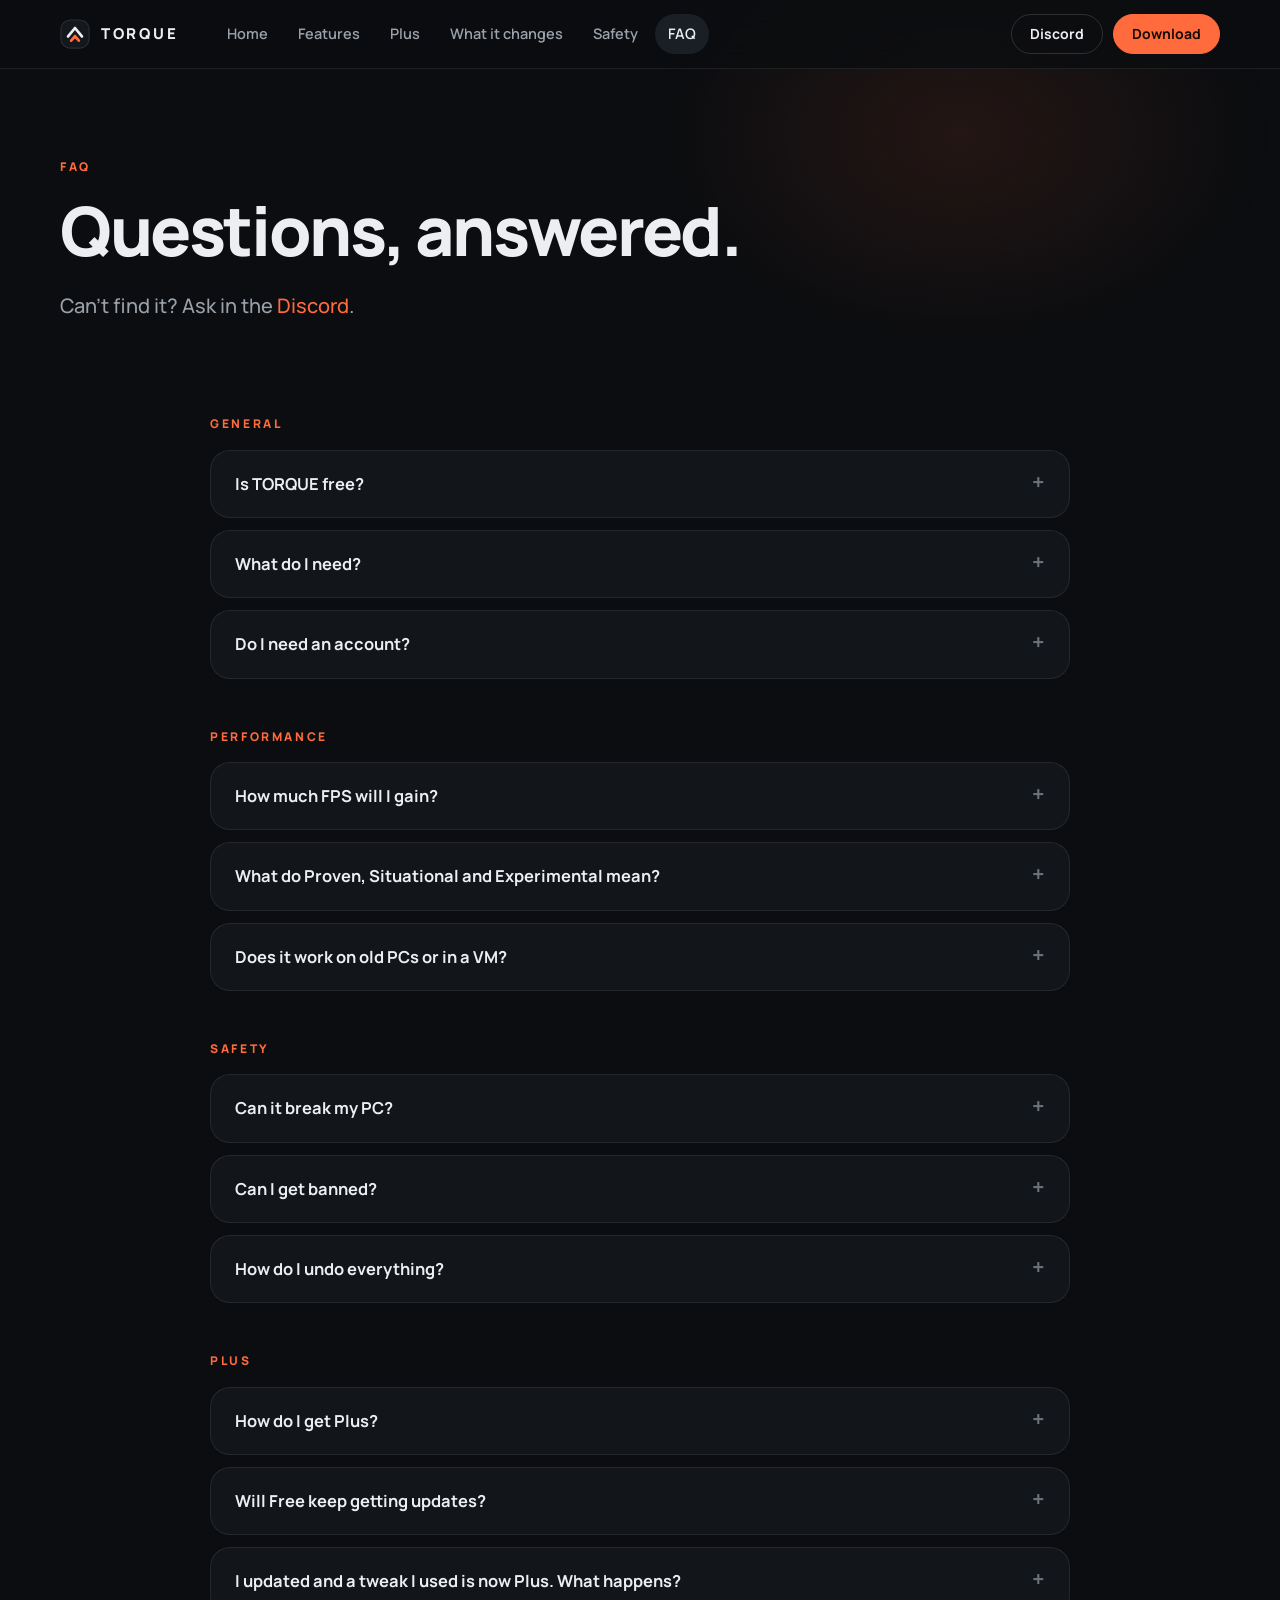
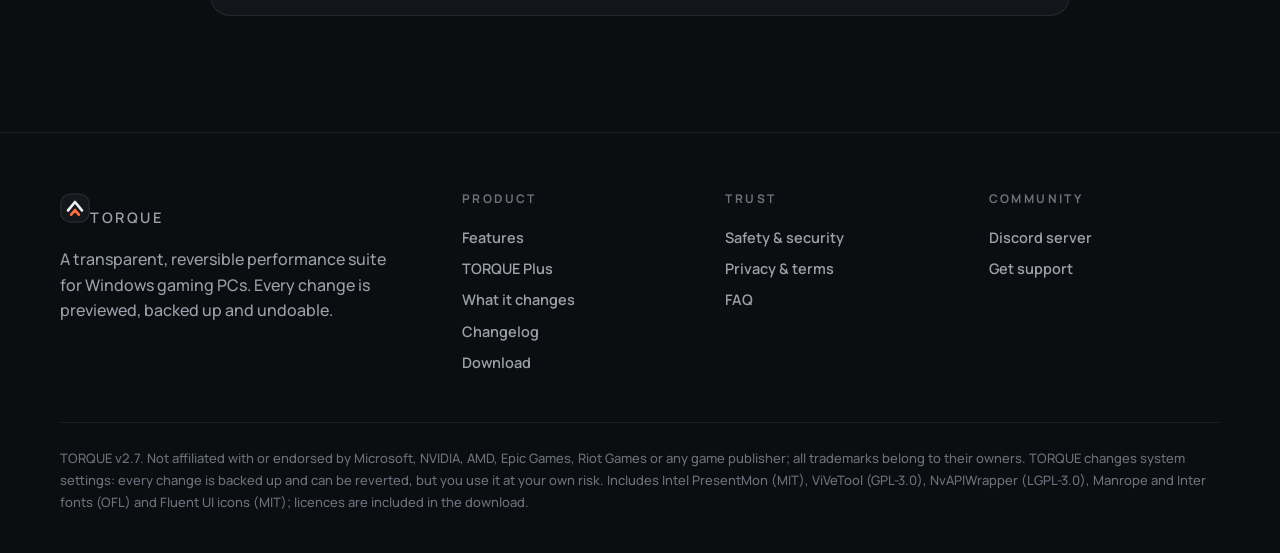
<file: faq.html>
<!doctype html>
<html lang="en">
<head>
<meta charset="utf-8">
<meta name="viewport" content="width=device-width, initial-scale=1">
<title>FAQ · TORQUE</title>
<meta name="description" content="Answers about performance, safety and TORQUE Plus.">
<meta name="theme-color" content="#0B0D10">
<meta http-equiv="Content-Security-Policy" content="default-src 'self'; img-src 'self' data:; style-src 'self' 'unsafe-inline'; script-src 'self'; font-src 'self'; connect-src 'none'; frame-src 'none'; base-uri 'self'; form-action 'none'">
<meta name="referrer" content="strict-origin-when-cross-origin">
<meta property="og:title" content="FAQ · TORQUE">
<meta property="og:description" content="Answers about performance, safety and TORQUE Plus.">
<meta property="og:image" content="https://torquetweakz.github.io/Torque/img/og.png">
<meta property="og:type" content="website">
<link rel="icon" href="img/icon-64.png">
<link rel="preload" href="assets/fonts/manrope-800.woff2" as="font" type="font/woff2" crossorigin>
<link rel="stylesheet" href="assets/style.css?v=2.7.0">
</head>
<body>
<a class="skip" href="#main">Skip to content</a>
<header class="nav">
  <div class="wrap">
    <a class="brand" href="index.html" aria-label="TORQUE home"><svg viewBox="0 0 32 32" aria-hidden="true"><rect x="1" y="1" width="30" height="30" rx="10" fill="#14171B" stroke="#2A2F36" stroke-width="1.2"/>
<path d="M8.6 18.6L16 9.6l7.4 9" fill="none" stroke="#ECEEF1" stroke-width="2.9" stroke-linecap="round" stroke-linejoin="round"/>
<path d="M11.9 23.1L16 18.2l4.1 4.9" fill="none" stroke="#FF6B3D" stroke-width="2.9" stroke-linecap="round" stroke-linejoin="round"/></svg>TORQUE</a>
    <nav class="links" aria-label="Main"><a href="index.html">Home</a><a href="features.html">Features</a><a href="plus.html">Plus</a><a href="tweaks.html">What it changes</a><a href="security.html">Safety</a><a href="faq.html" aria-current=page>FAQ</a></nav>
    <div class="cta"><a class="btn sm" href="https://discord.gg/BY3MgZftgC" rel="noopener">Discord</a><a class="btn sm primary" href="download.html">Download</a></div>
    <button class="menu" aria-label="Menu" aria-expanded="false"><svg viewBox="0 0 24 24" fill="none" stroke="currentColor" stroke-width="1.8" stroke-linecap="round" stroke-linejoin="round" aria-hidden="true"><path d="M4 7h16M4 12h16M4 17h16"/></svg></button>
  </div>
</header>
<main id="main">
<section class="hero" style="padding-bottom:10px"><div class="wrap"><span class="eyebrow accent">FAQ</span><h1>Questions, answered.</h1><p class="lead">Can't find it? Ask in the <a href="https://discord.gg/BY3MgZftgC" style="color:var(--accent)">Discord</a>.</p></div></section>
<section class="tight" style="padding-top:0"><div class="wrap" style="max-width:860px"><div class="head" style="margin:48px 0 16px"><span class="eyebrow accent">General</span></div><details><summary>Is TORQUE free?</summary><div><p>Yes. TORQUE Free covers LOW to MAX, Game Boost, Benchmark Lab, Health check, game configs and every safety feature. TORQUE Plus is an optional paid build with ULTRA and extra tools.</p></div></details><details><summary>What do I need?</summary><div><p>Windows 10 or 11, 64-bit, and administrator rights. Driver tuning is NVIDIA-only for now; on AMD, Windows, game and network tuning all work.</p></div></details><details><summary>Do I need an account?</summary><div><p>No. There is no sign-in. Plus uses a key from the Discord instead.</p></div></details><div class="head" style="margin:48px 0 16px"><span class="eyebrow accent">Performance</span></div><details><summary>How much FPS will I gain?</summary><div><p>It depends on your PC and game. The biggest gains usually come from Health check items (refresh rate, RAM at its rated speed, Resizable BAR) and from game settings. Windows tweaks mostly make frame times steadier rather than raising average FPS. Benchmark before and after to see your own numbers.</p></div></details><details><summary>What do Proven, Situational and Experimental mean?</summary><div><p>How strong the evidence is. Proven tweaks are documented and measured. Situational ones help on some PCs. Experimental ones are unproven, are never applied automatically below ULTRA, and should be benchmarked.</p></div></details><details><summary>Does it work on old PCs or in a VM?</summary><div><p>Yes. TORQUE switches to a low-performance interface automatically in VMs, remote desktop and on PCs without full GPU rendering.</p></div></details><div class="head" style="margin:48px 0 16px"><span class="eyebrow accent">Safety</span></div><details><summary>Can it break my PC?</summary><div><p>TORQUE only changes documented settings, previews each one, makes a restore point and backs up original values. Failed changes roll back automatically and you can revert everything at any time. Use ULTRA with care.</p></div></details><details><summary>Can I get banned?</summary><div><p>TORQUE doesn&#x27;t inject into games, read their memory or run while they start. It changes Windows and driver settings, and game settings files while games are closed. The crosshair overlay is a separate window; check your game&#x27;s rules for overlays.</p></div></details><details><summary>How do I undo everything?</summary><div><p>Backups → Revert everything, then restart. Or revert any single change from the Tweaks or Backups page.</p></div></details><div class="head" style="margin:48px 0 16px"><span class="eyebrow accent">Plus</span></div><details><summary>How do I get Plus?</summary><div><p>Buy it in the Discord shop. A mod confirms your payment, you get the Plus role and a key, then download Plus with /download.</p></div></details><details><summary>Will Free keep getting updates?</summary><div><p>Yes. Free and Plus are released together.</p></div></details><details><summary>I updated and a tweak I used is now Plus. What happens?</summary><div><p>It stays applied, and you can still revert it from Backups in Free. Only re-applying it needs Plus.</p></div></details></div></section>
</main>
<footer>
  <div class="wrap">
    <div class="foot">
      <div><a class="brand" href="index.html"><svg viewBox="0 0 32 32" aria-hidden="true"><rect x="1" y="1" width="30" height="30" rx="10" fill="#14171B" stroke="#2A2F36" stroke-width="1.2"/>
<path d="M8.6 18.6L16 9.6l7.4 9" fill="none" stroke="#ECEEF1" stroke-width="2.9" stroke-linecap="round" stroke-linejoin="round"/>
<path d="M11.9 23.1L16 18.2l4.1 4.9" fill="none" stroke="#FF6B3D" stroke-width="2.9" stroke-linecap="round" stroke-linejoin="round"/></svg>TORQUE</a><p style="margin-top:14px;max-width:340px">A transparent, reversible performance suite for Windows gaming PCs. Every change is previewed, backed up and undoable.</p></div>
      <div><h5>Product</h5><a href="features.html">Features</a><a href="plus.html">TORQUE Plus</a><a href="tweaks.html">What it changes</a><a href="changelog.html">Changelog</a><a href="download.html">Download</a></div>
      <div><h5>Trust</h5><a href="security.html">Safety &amp; security</a><a href="privacy.html">Privacy &amp; terms</a><a href="faq.html">FAQ</a></div>
      <div><h5>Community</h5><a href="https://discord.gg/BY3MgZftgC" rel="noopener">Discord server</a><a href="community.html">Get support</a></div>
    </div>
    <div class="fine">TORQUE v2.7. Not affiliated with or endorsed by Microsoft, NVIDIA, AMD, Epic Games, Riot Games or any game publisher; all trademarks belong to their owners. TORQUE changes system settings: every change is backed up and can be reverted, but you use it at your own risk. Includes Intel PresentMon (MIT), ViVeTool (GPL-3.0), NvAPIWrapper (LGPL-3.0), Manrope and Inter fonts (OFL) and Fluent UI icons (MIT); licences are included in the download.</div>
  </div>
</footer>
<script src="assets/site.js?v=2.7.0"></script>
</body>
</html>
</file>
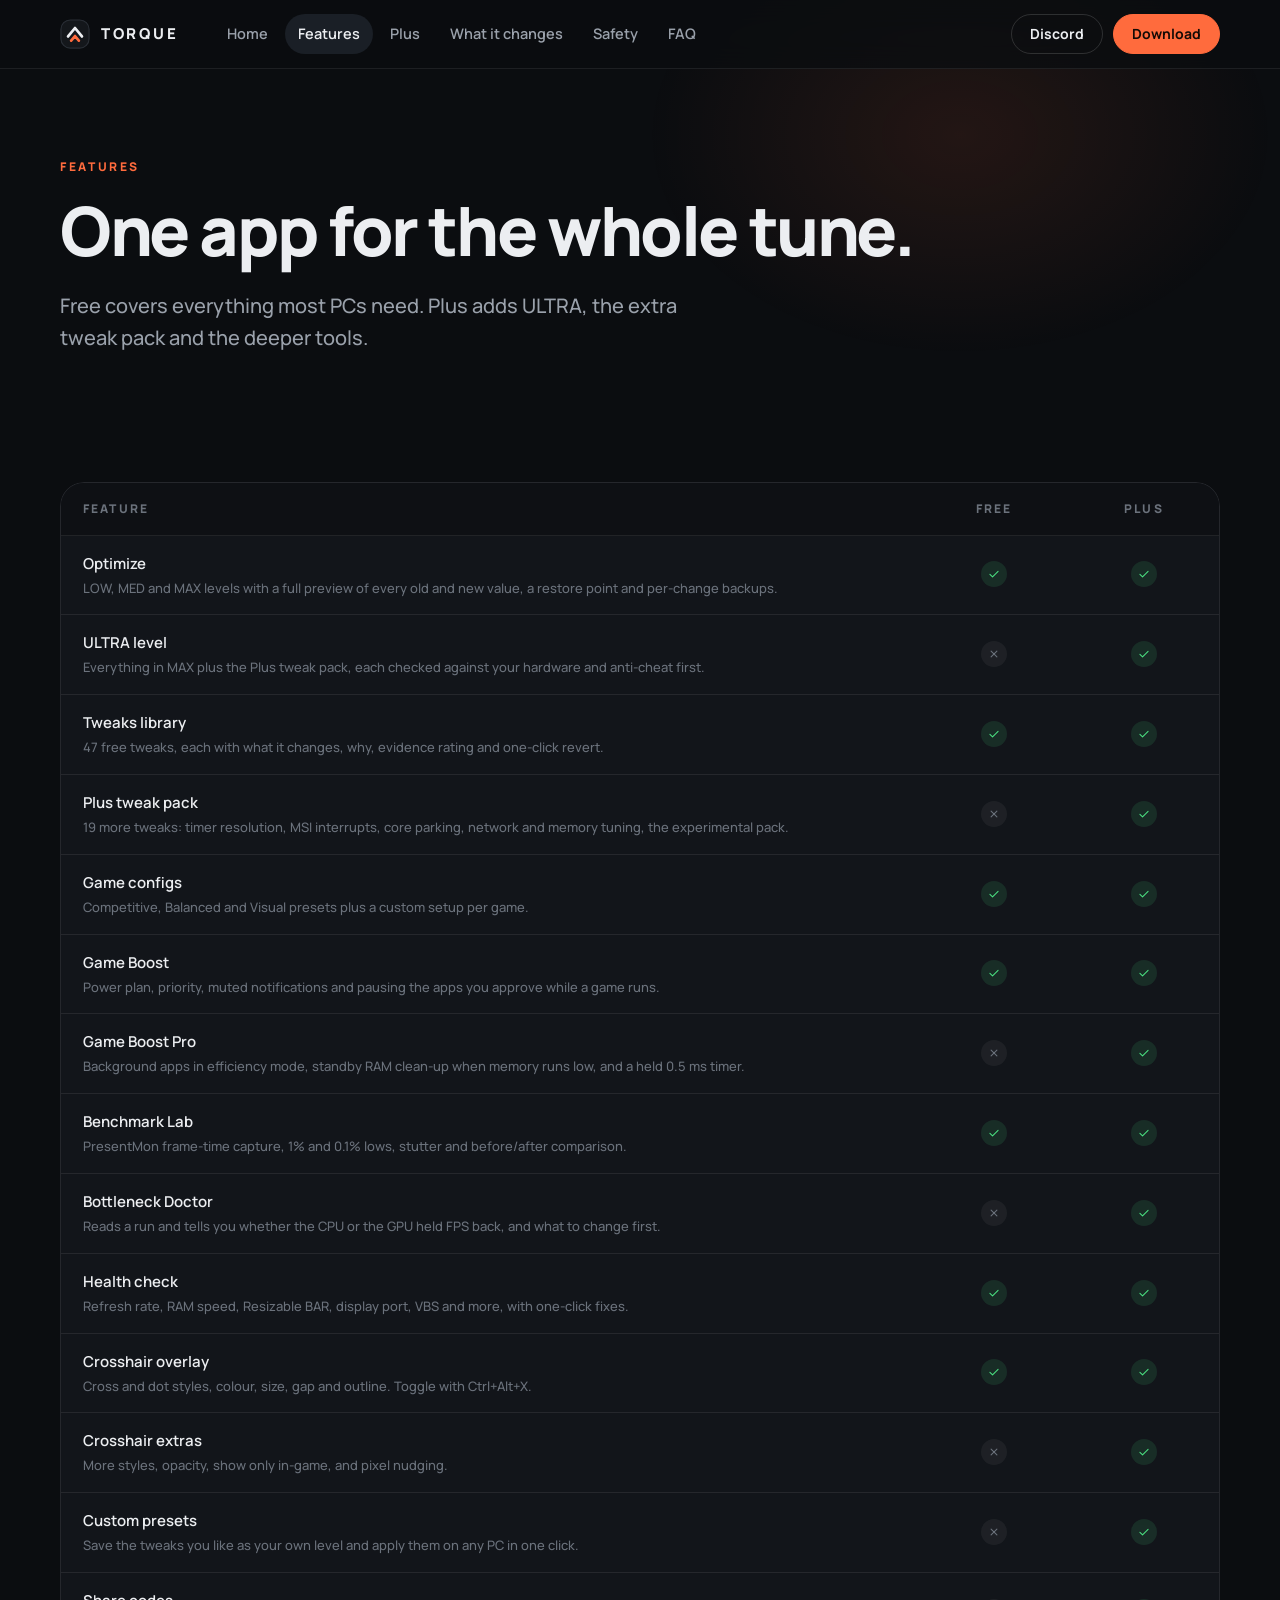
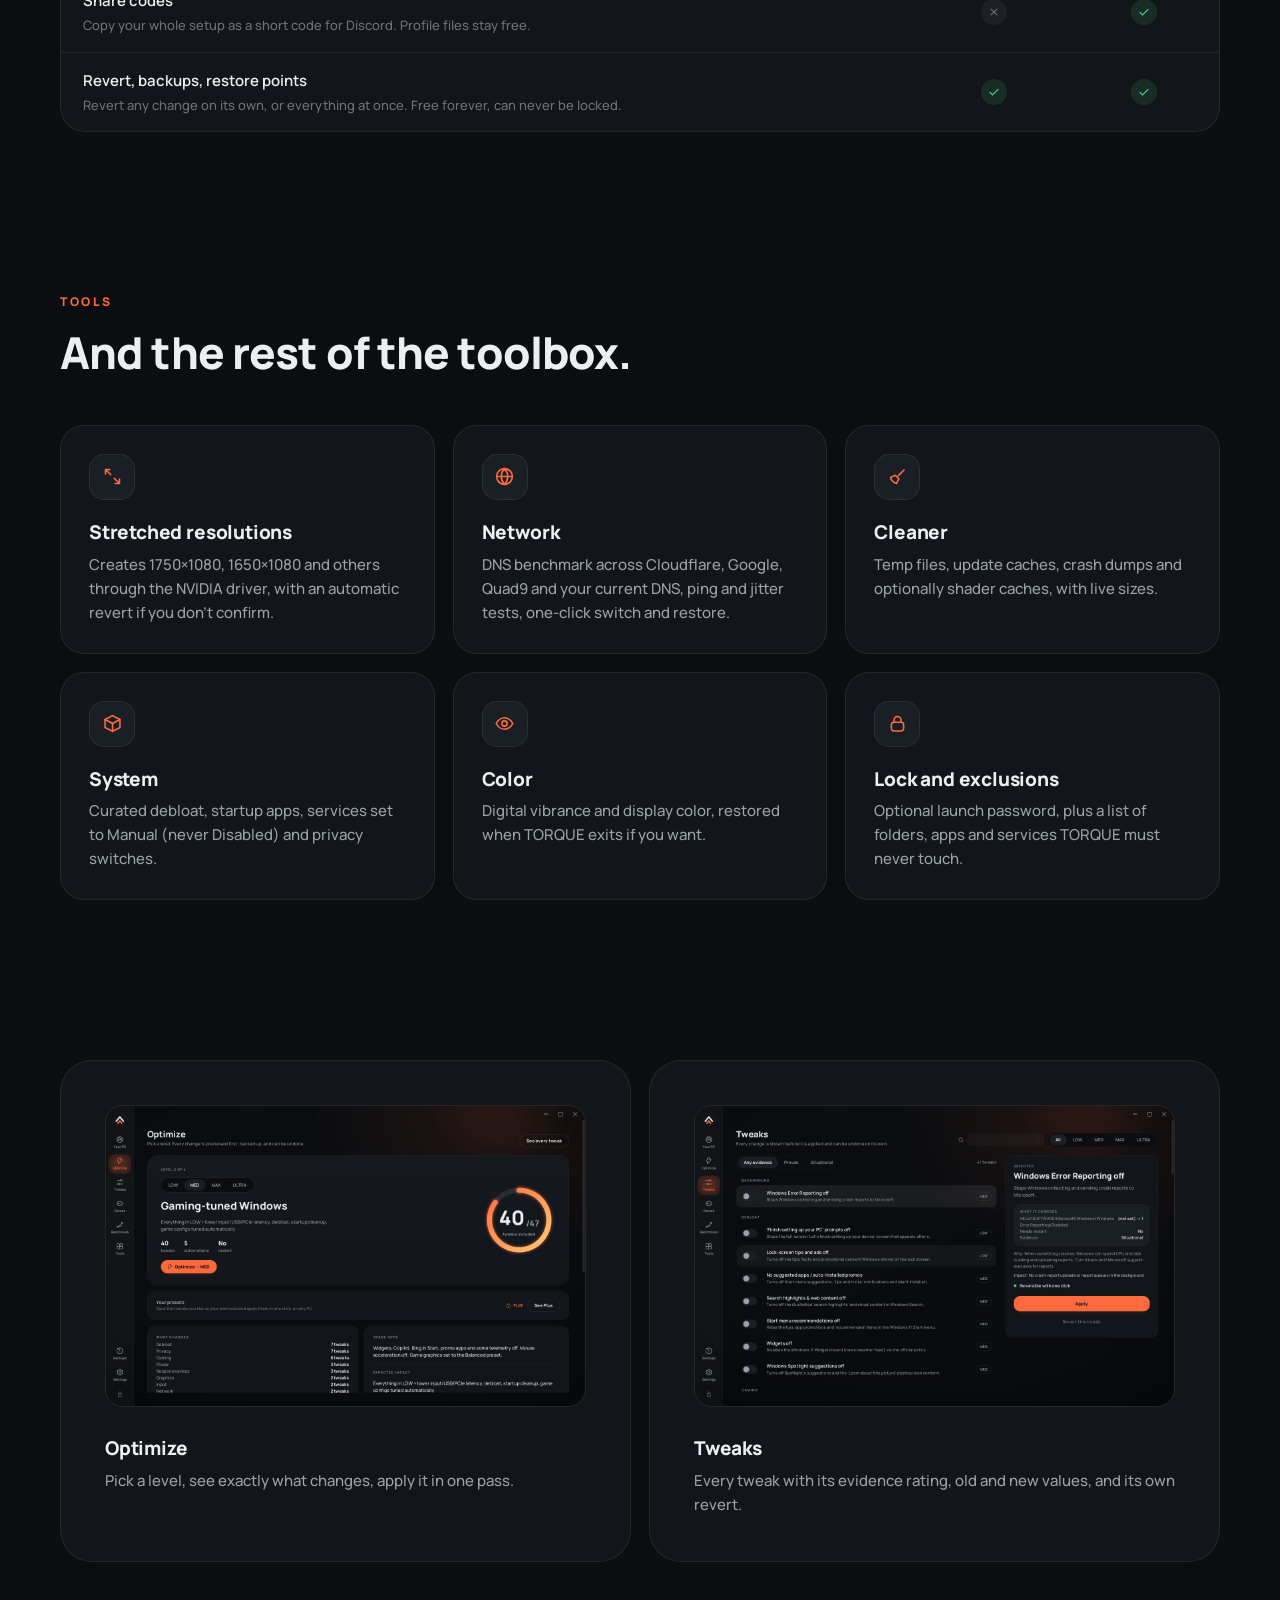
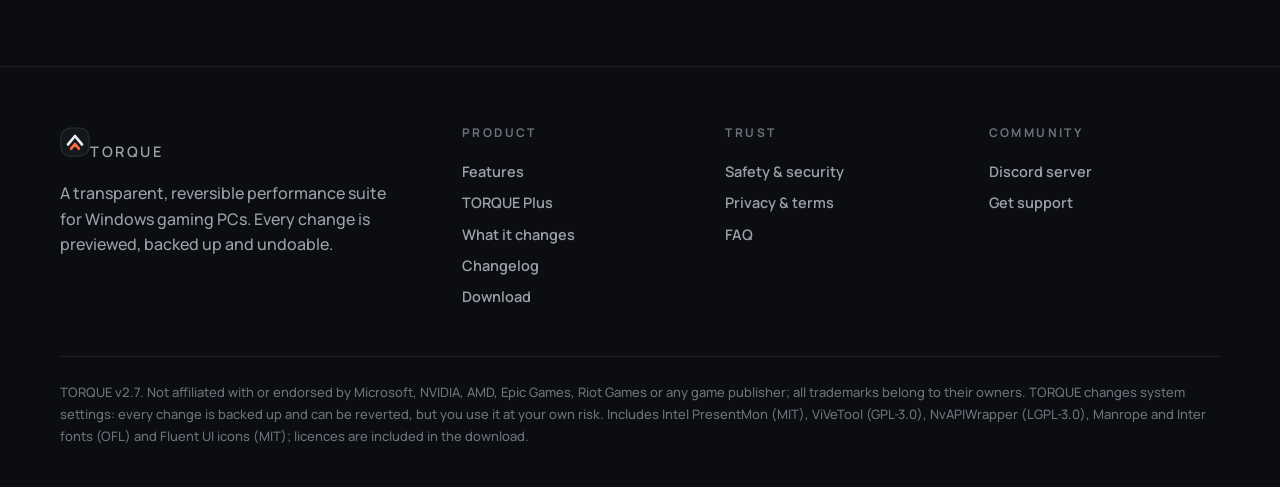
<file: features.html>
<!doctype html>
<html lang="en">
<head>
<meta charset="utf-8">
<meta name="viewport" content="width=device-width, initial-scale=1">
<title>Features · TORQUE</title>
<meta name="description" content="Everything in TORQUE Free and Plus.">
<meta name="theme-color" content="#0B0D10">
<meta http-equiv="Content-Security-Policy" content="default-src 'self'; img-src 'self' data:; style-src 'self' 'unsafe-inline'; script-src 'self'; font-src 'self'; connect-src 'none'; frame-src 'none'; base-uri 'self'; form-action 'none'">
<meta name="referrer" content="strict-origin-when-cross-origin">
<meta property="og:title" content="Features · TORQUE">
<meta property="og:description" content="Everything in TORQUE Free and Plus.">
<meta property="og:image" content="https://torquetweakz.github.io/Torque/img/og.png">
<meta property="og:type" content="website">
<link rel="icon" href="img/icon-64.png">
<link rel="preload" href="assets/fonts/manrope-800.woff2" as="font" type="font/woff2" crossorigin>
<link rel="stylesheet" href="assets/style.css?v=2.7.0">
</head>
<body>
<a class="skip" href="#main">Skip to content</a>
<header class="nav">
  <div class="wrap">
    <a class="brand" href="index.html" aria-label="TORQUE home"><svg viewBox="0 0 32 32" aria-hidden="true"><rect x="1" y="1" width="30" height="30" rx="10" fill="#14171B" stroke="#2A2F36" stroke-width="1.2"/>
<path d="M8.6 18.6L16 9.6l7.4 9" fill="none" stroke="#ECEEF1" stroke-width="2.9" stroke-linecap="round" stroke-linejoin="round"/>
<path d="M11.9 23.1L16 18.2l4.1 4.9" fill="none" stroke="#FF6B3D" stroke-width="2.9" stroke-linecap="round" stroke-linejoin="round"/></svg>TORQUE</a>
    <nav class="links" aria-label="Main"><a href="index.html">Home</a><a href="features.html" aria-current=page>Features</a><a href="plus.html">Plus</a><a href="tweaks.html">What it changes</a><a href="security.html">Safety</a><a href="faq.html">FAQ</a></nav>
    <div class="cta"><a class="btn sm" href="https://discord.gg/BY3MgZftgC" rel="noopener">Discord</a><a class="btn sm primary" href="download.html">Download</a></div>
    <button class="menu" aria-label="Menu" aria-expanded="false"><svg viewBox="0 0 24 24" fill="none" stroke="currentColor" stroke-width="1.8" stroke-linecap="round" stroke-linejoin="round" aria-hidden="true"><path d="M4 7h16M4 12h16M4 17h16"/></svg></button>
  </div>
</header>
<main id="main">

<section class="hero" style="padding-bottom:30px">
  <div class="wrap"><span class="eyebrow accent">Features</span><h1>One app for the whole tune.</h1>
  <p class="lead">Free covers everything most PCs need. Plus adds ULTRA, the extra tweak pack and the deeper tools.</p></div>
</section>
<section class="tight"><div class="wrap">
  <div class="table-wrap rv"><table class="compare"><thead><tr><th>Feature</th><th>Free</th><th>Plus</th></tr></thead><tbody><tr><td>Optimize<small>LOW, MED and MAX levels with a full preview of every old and new value, a restore point and per-change backups.</small></td><td><span class="yes" aria-label="Included"><svg viewBox="0 0 24 24" fill="none" stroke="currentColor" stroke-width="1.8" stroke-linecap="round" stroke-linejoin="round" aria-hidden="true"><path d="M5 12.5l4.5 4.5L19 7.5"/></svg></span></td><td><span class="yes" aria-label="Included"><svg viewBox="0 0 24 24" fill="none" stroke="currentColor" stroke-width="1.8" stroke-linecap="round" stroke-linejoin="round" aria-hidden="true"><path d="M5 12.5l4.5 4.5L19 7.5"/></svg></span></td></tr><tr><td>ULTRA level<small>Everything in MAX plus the Plus tweak pack, each checked against your hardware and anti-cheat first.</small></td><td><span class="no" aria-label="Not included"><svg viewBox="0 0 24 24" fill="none" stroke="currentColor" stroke-width="1.8" stroke-linecap="round" stroke-linejoin="round" aria-hidden="true"><path d="M7 7l10 10M17 7L7 17"/></svg></span></td><td><span class="yes" aria-label="Included"><svg viewBox="0 0 24 24" fill="none" stroke="currentColor" stroke-width="1.8" stroke-linecap="round" stroke-linejoin="round" aria-hidden="true"><path d="M5 12.5l4.5 4.5L19 7.5"/></svg></span></td></tr><tr><td>Tweaks library<small>47 free tweaks, each with what it changes, why, evidence rating and one-click revert.</small></td><td><span class="yes" aria-label="Included"><svg viewBox="0 0 24 24" fill="none" stroke="currentColor" stroke-width="1.8" stroke-linecap="round" stroke-linejoin="round" aria-hidden="true"><path d="M5 12.5l4.5 4.5L19 7.5"/></svg></span></td><td><span class="yes" aria-label="Included"><svg viewBox="0 0 24 24" fill="none" stroke="currentColor" stroke-width="1.8" stroke-linecap="round" stroke-linejoin="round" aria-hidden="true"><path d="M5 12.5l4.5 4.5L19 7.5"/></svg></span></td></tr><tr><td>Plus tweak pack<small>19 more tweaks: timer resolution, MSI interrupts, core parking, network and memory tuning, the experimental pack.</small></td><td><span class="no" aria-label="Not included"><svg viewBox="0 0 24 24" fill="none" stroke="currentColor" stroke-width="1.8" stroke-linecap="round" stroke-linejoin="round" aria-hidden="true"><path d="M7 7l10 10M17 7L7 17"/></svg></span></td><td><span class="yes" aria-label="Included"><svg viewBox="0 0 24 24" fill="none" stroke="currentColor" stroke-width="1.8" stroke-linecap="round" stroke-linejoin="round" aria-hidden="true"><path d="M5 12.5l4.5 4.5L19 7.5"/></svg></span></td></tr><tr><td>Game configs<small>Competitive, Balanced and Visual presets plus a custom setup per game.</small></td><td><span class="yes" aria-label="Included"><svg viewBox="0 0 24 24" fill="none" stroke="currentColor" stroke-width="1.8" stroke-linecap="round" stroke-linejoin="round" aria-hidden="true"><path d="M5 12.5l4.5 4.5L19 7.5"/></svg></span></td><td><span class="yes" aria-label="Included"><svg viewBox="0 0 24 24" fill="none" stroke="currentColor" stroke-width="1.8" stroke-linecap="round" stroke-linejoin="round" aria-hidden="true"><path d="M5 12.5l4.5 4.5L19 7.5"/></svg></span></td></tr><tr><td>Game Boost<small>Power plan, priority, muted notifications and pausing the apps you approve while a game runs.</small></td><td><span class="yes" aria-label="Included"><svg viewBox="0 0 24 24" fill="none" stroke="currentColor" stroke-width="1.8" stroke-linecap="round" stroke-linejoin="round" aria-hidden="true"><path d="M5 12.5l4.5 4.5L19 7.5"/></svg></span></td><td><span class="yes" aria-label="Included"><svg viewBox="0 0 24 24" fill="none" stroke="currentColor" stroke-width="1.8" stroke-linecap="round" stroke-linejoin="round" aria-hidden="true"><path d="M5 12.5l4.5 4.5L19 7.5"/></svg></span></td></tr><tr><td>Game Boost Pro<small>Background apps in efficiency mode, standby RAM clean-up when memory runs low, and a held 0.5 ms timer.</small></td><td><span class="no" aria-label="Not included"><svg viewBox="0 0 24 24" fill="none" stroke="currentColor" stroke-width="1.8" stroke-linecap="round" stroke-linejoin="round" aria-hidden="true"><path d="M7 7l10 10M17 7L7 17"/></svg></span></td><td><span class="yes" aria-label="Included"><svg viewBox="0 0 24 24" fill="none" stroke="currentColor" stroke-width="1.8" stroke-linecap="round" stroke-linejoin="round" aria-hidden="true"><path d="M5 12.5l4.5 4.5L19 7.5"/></svg></span></td></tr><tr><td>Benchmark Lab<small>PresentMon frame-time capture, 1% and 0.1% lows, stutter and before/after comparison.</small></td><td><span class="yes" aria-label="Included"><svg viewBox="0 0 24 24" fill="none" stroke="currentColor" stroke-width="1.8" stroke-linecap="round" stroke-linejoin="round" aria-hidden="true"><path d="M5 12.5l4.5 4.5L19 7.5"/></svg></span></td><td><span class="yes" aria-label="Included"><svg viewBox="0 0 24 24" fill="none" stroke="currentColor" stroke-width="1.8" stroke-linecap="round" stroke-linejoin="round" aria-hidden="true"><path d="M5 12.5l4.5 4.5L19 7.5"/></svg></span></td></tr><tr><td>Bottleneck Doctor<small>Reads a run and tells you whether the CPU or the GPU held FPS back, and what to change first.</small></td><td><span class="no" aria-label="Not included"><svg viewBox="0 0 24 24" fill="none" stroke="currentColor" stroke-width="1.8" stroke-linecap="round" stroke-linejoin="round" aria-hidden="true"><path d="M7 7l10 10M17 7L7 17"/></svg></span></td><td><span class="yes" aria-label="Included"><svg viewBox="0 0 24 24" fill="none" stroke="currentColor" stroke-width="1.8" stroke-linecap="round" stroke-linejoin="round" aria-hidden="true"><path d="M5 12.5l4.5 4.5L19 7.5"/></svg></span></td></tr><tr><td>Health check<small>Refresh rate, RAM speed, Resizable BAR, display port, VBS and more, with one-click fixes.</small></td><td><span class="yes" aria-label="Included"><svg viewBox="0 0 24 24" fill="none" stroke="currentColor" stroke-width="1.8" stroke-linecap="round" stroke-linejoin="round" aria-hidden="true"><path d="M5 12.5l4.5 4.5L19 7.5"/></svg></span></td><td><span class="yes" aria-label="Included"><svg viewBox="0 0 24 24" fill="none" stroke="currentColor" stroke-width="1.8" stroke-linecap="round" stroke-linejoin="round" aria-hidden="true"><path d="M5 12.5l4.5 4.5L19 7.5"/></svg></span></td></tr><tr><td>Crosshair overlay<small>Cross and dot styles, colour, size, gap and outline. Toggle with Ctrl+Alt+X.</small></td><td><span class="yes" aria-label="Included"><svg viewBox="0 0 24 24" fill="none" stroke="currentColor" stroke-width="1.8" stroke-linecap="round" stroke-linejoin="round" aria-hidden="true"><path d="M5 12.5l4.5 4.5L19 7.5"/></svg></span></td><td><span class="yes" aria-label="Included"><svg viewBox="0 0 24 24" fill="none" stroke="currentColor" stroke-width="1.8" stroke-linecap="round" stroke-linejoin="round" aria-hidden="true"><path d="M5 12.5l4.5 4.5L19 7.5"/></svg></span></td></tr><tr><td>Crosshair extras<small>More styles, opacity, show only in-game, and pixel nudging.</small></td><td><span class="no" aria-label="Not included"><svg viewBox="0 0 24 24" fill="none" stroke="currentColor" stroke-width="1.8" stroke-linecap="round" stroke-linejoin="round" aria-hidden="true"><path d="M7 7l10 10M17 7L7 17"/></svg></span></td><td><span class="yes" aria-label="Included"><svg viewBox="0 0 24 24" fill="none" stroke="currentColor" stroke-width="1.8" stroke-linecap="round" stroke-linejoin="round" aria-hidden="true"><path d="M5 12.5l4.5 4.5L19 7.5"/></svg></span></td></tr><tr><td>Custom presets<small>Save the tweaks you like as your own level and apply them on any PC in one click.</small></td><td><span class="no" aria-label="Not included"><svg viewBox="0 0 24 24" fill="none" stroke="currentColor" stroke-width="1.8" stroke-linecap="round" stroke-linejoin="round" aria-hidden="true"><path d="M7 7l10 10M17 7L7 17"/></svg></span></td><td><span class="yes" aria-label="Included"><svg viewBox="0 0 24 24" fill="none" stroke="currentColor" stroke-width="1.8" stroke-linecap="round" stroke-linejoin="round" aria-hidden="true"><path d="M5 12.5l4.5 4.5L19 7.5"/></svg></span></td></tr><tr><td>Share codes<small>Copy your whole setup as a short code for Discord. Profile files stay free.</small></td><td><span class="no" aria-label="Not included"><svg viewBox="0 0 24 24" fill="none" stroke="currentColor" stroke-width="1.8" stroke-linecap="round" stroke-linejoin="round" aria-hidden="true"><path d="M7 7l10 10M17 7L7 17"/></svg></span></td><td><span class="yes" aria-label="Included"><svg viewBox="0 0 24 24" fill="none" stroke="currentColor" stroke-width="1.8" stroke-linecap="round" stroke-linejoin="round" aria-hidden="true"><path d="M5 12.5l4.5 4.5L19 7.5"/></svg></span></td></tr><tr><td>Revert, backups, restore points<small>Revert any change on its own, or everything at once. Free forever, can never be locked.</small></td><td><span class="yes" aria-label="Included"><svg viewBox="0 0 24 24" fill="none" stroke="currentColor" stroke-width="1.8" stroke-linecap="round" stroke-linejoin="round" aria-hidden="true"><path d="M5 12.5l4.5 4.5L19 7.5"/></svg></span></td><td><span class="yes" aria-label="Included"><svg viewBox="0 0 24 24" fill="none" stroke="currentColor" stroke-width="1.8" stroke-linecap="round" stroke-linejoin="round" aria-hidden="true"><path d="M5 12.5l4.5 4.5L19 7.5"/></svg></span></td></tr></tbody></table></div>
</div></section>
<section><div class="wrap">
  <div class="head"><span class="eyebrow accent">Tools</span><h2>And the rest of the toolbox.</h2></div>
  <div class="grid g3"><div class="card rv"><div class="ic"><svg viewBox="0 0 24 24" fill="none" stroke="currentColor" stroke-width="1.8" stroke-linecap="round" stroke-linejoin="round" aria-hidden="true"><path d="M4 9V4h5M20 15v5h-5M4 4l6 6M20 20l-6-6"/></svg></div><h3>Stretched resolutions</h3><p>Creates 1750×1080, 1650×1080 and others through the NVIDIA driver, with an automatic revert if you don&#x27;t confirm.</p></div><div class="card rv"><div class="ic"><svg viewBox="0 0 24 24" fill="none" stroke="currentColor" stroke-width="1.8" stroke-linecap="round" stroke-linejoin="round" aria-hidden="true"><circle cx="12" cy="12" r="9"/><path d="M3 12h18M12 3c2.5 2.6 3.7 5.6 3.7 9s-1.2 6.4-3.7 9c-2.5-2.6-3.7-5.6-3.7-9S9.5 5.6 12 3z"/></svg></div><h3>Network</h3><p>DNS benchmark across Cloudflare, Google, Quad9 and your current DNS, ping and jitter tests, one-click switch and restore.</p></div><div class="card rv"><div class="ic"><svg viewBox="0 0 24 24" fill="none" stroke="currentColor" stroke-width="1.8" stroke-linecap="round" stroke-linejoin="round" aria-hidden="true"><path d="M19.5 4.5L13 11M9.5 10.5l4 4-2.5 5.5c-3-.5-6.5-4-7-7z"/></svg></div><h3>Cleaner</h3><p>Temp files, update caches, crash dumps and optionally shader caches, with live sizes.</p></div><div class="card rv"><div class="ic"><svg viewBox="0 0 24 24" fill="none" stroke="currentColor" stroke-width="1.8" stroke-linecap="round" stroke-linejoin="round" aria-hidden="true"><path d="M3.5 7.5L12 3l8.5 4.5v9L12 21l-8.5-4.5z"/><path d="M3.5 7.5L12 12l8.5-4.5M12 12v9"/></svg></div><h3>System</h3><p>Curated debloat, startup apps, services set to Manual (never Disabled) and privacy switches.</p></div><div class="card rv"><div class="ic"><svg viewBox="0 0 24 24" fill="none" stroke="currentColor" stroke-width="1.8" stroke-linecap="round" stroke-linejoin="round" aria-hidden="true"><path d="M2.5 12S6 5.5 12 5.5 21.5 12 21.5 12 18 18.5 12 18.5 2.5 12 2.5 12z"/><circle cx="12" cy="12" r="3"/></svg></div><h3>Color</h3><p>Digital vibrance and display color, restored when TORQUE exits if you want.</p></div><div class="card rv"><div class="ic"><svg viewBox="0 0 24 24" fill="none" stroke="currentColor" stroke-width="1.8" stroke-linecap="round" stroke-linejoin="round" aria-hidden="true"><rect x="5" y="10.5" width="14" height="10" rx="3"/><path d="M8 10.5V8a4 4 0 018 0v2.5"/></svg></div><h3>Lock and exclusions</h3><p>Optional launch password, plus a list of folders, apps and services TORQUE must never touch.</p></div></div>
</div></section>
<section class="tight"><div class="wrap">
  <div class="grid g2">
    <div class="card big flat rv"><img src="img/v27-optimize.jpg" alt="Optimize page" style="width:100%;border-radius:18px;border:1px solid var(--line)"><h3 style="margin-top:22px">Optimize</h3><p>Pick a level, see exactly what changes, apply it in one pass.</p></div>
    <div class="card big flat rv"><img src="img/v27-tweaks.jpg" alt="Tweaks page" style="width:100%;border-radius:18px;border:1px solid var(--line)"><h3 style="margin-top:22px">Tweaks</h3><p>Every tweak with its evidence rating, old and new values, and its own revert.</p></div>
  </div>
</div></section>

</main>
<footer>
  <div class="wrap">
    <div class="foot">
      <div><a class="brand" href="index.html"><svg viewBox="0 0 32 32" aria-hidden="true"><rect x="1" y="1" width="30" height="30" rx="10" fill="#14171B" stroke="#2A2F36" stroke-width="1.2"/>
<path d="M8.6 18.6L16 9.6l7.4 9" fill="none" stroke="#ECEEF1" stroke-width="2.9" stroke-linecap="round" stroke-linejoin="round"/>
<path d="M11.9 23.1L16 18.2l4.1 4.9" fill="none" stroke="#FF6B3D" stroke-width="2.9" stroke-linecap="round" stroke-linejoin="round"/></svg>TORQUE</a><p style="margin-top:14px;max-width:340px">A transparent, reversible performance suite for Windows gaming PCs. Every change is previewed, backed up and undoable.</p></div>
      <div><h5>Product</h5><a href="features.html">Features</a><a href="plus.html">TORQUE Plus</a><a href="tweaks.html">What it changes</a><a href="changelog.html">Changelog</a><a href="download.html">Download</a></div>
      <div><h5>Trust</h5><a href="security.html">Safety &amp; security</a><a href="privacy.html">Privacy &amp; terms</a><a href="faq.html">FAQ</a></div>
      <div><h5>Community</h5><a href="https://discord.gg/BY3MgZftgC" rel="noopener">Discord server</a><a href="community.html">Get support</a></div>
    </div>
    <div class="fine">TORQUE v2.7. Not affiliated with or endorsed by Microsoft, NVIDIA, AMD, Epic Games, Riot Games or any game publisher; all trademarks belong to their owners. TORQUE changes system settings: every change is backed up and can be reverted, but you use it at your own risk. Includes Intel PresentMon (MIT), ViVeTool (GPL-3.0), NvAPIWrapper (LGPL-3.0), Manrope and Inter fonts (OFL) and Fluent UI icons (MIT); licences are included in the download.</div>
  </div>
</footer>
<script src="assets/site.js?v=2.7.0"></script>
</body>
</html>
</file>
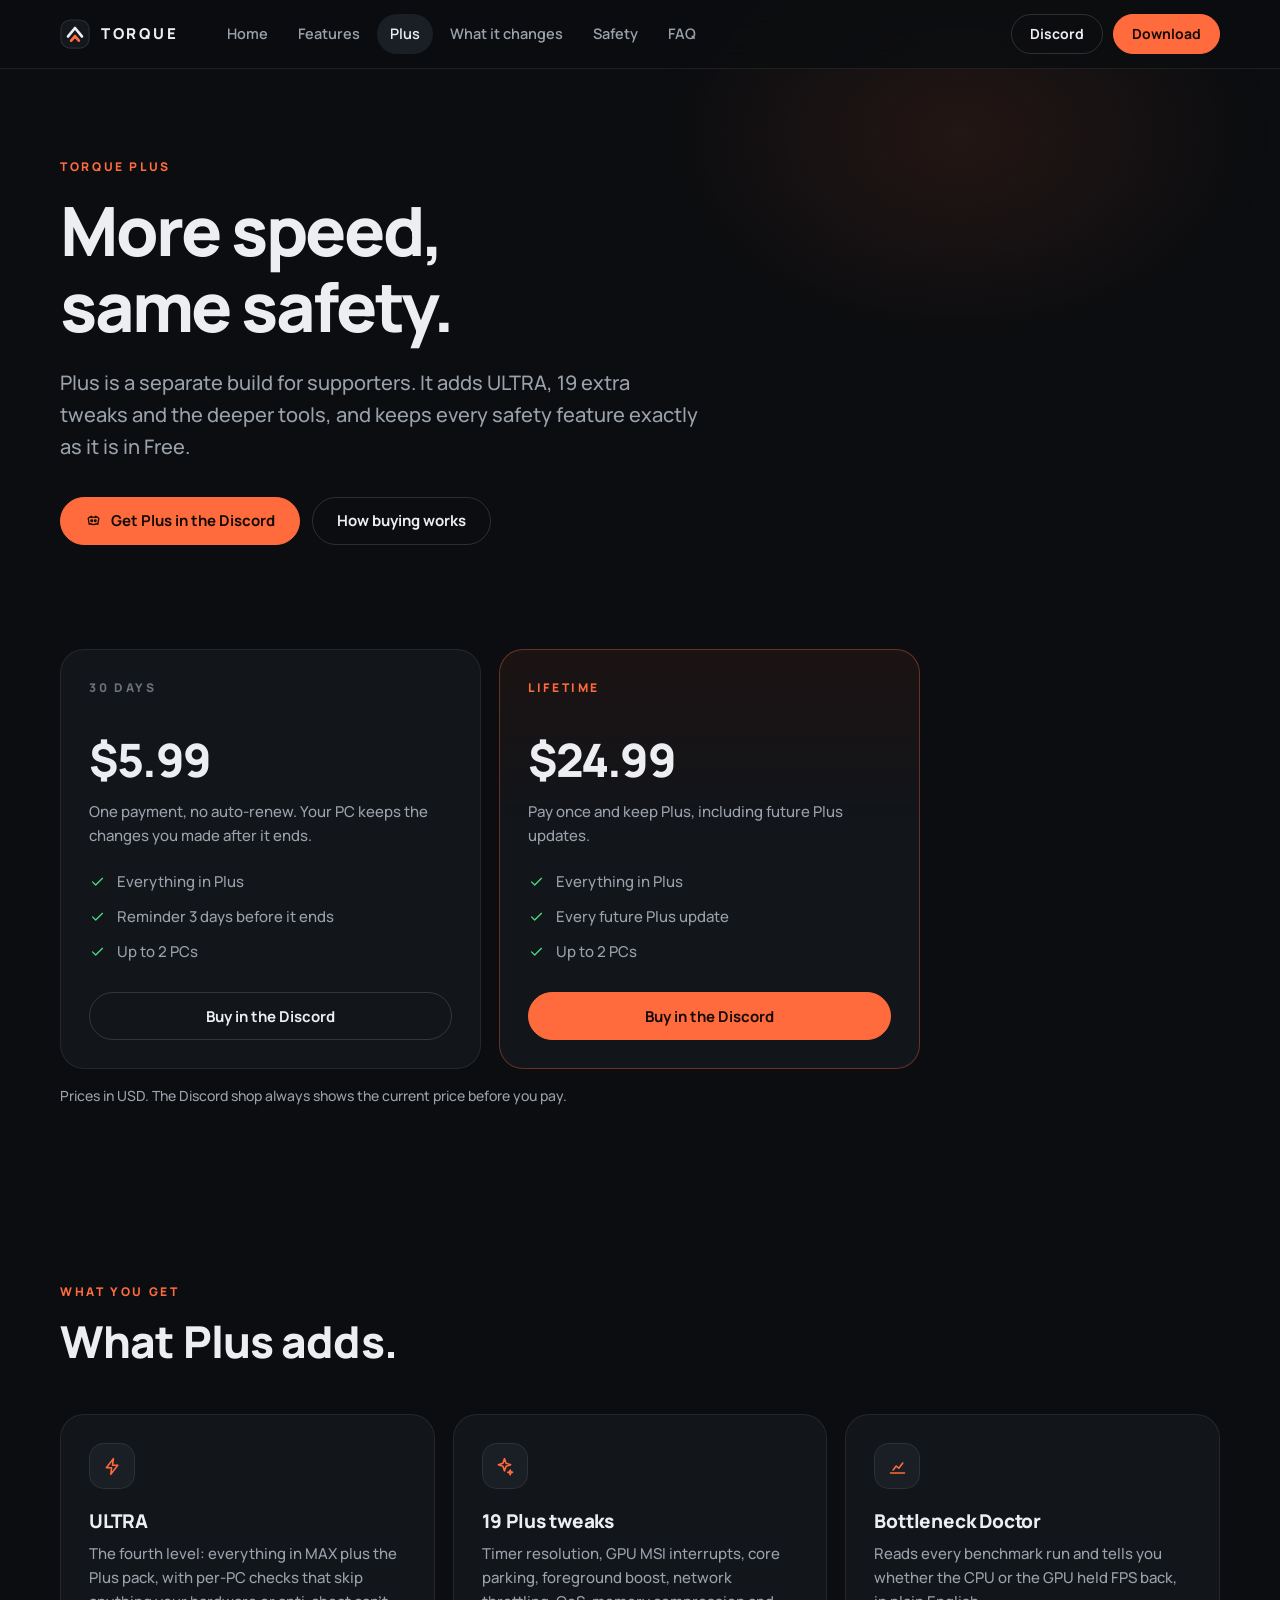
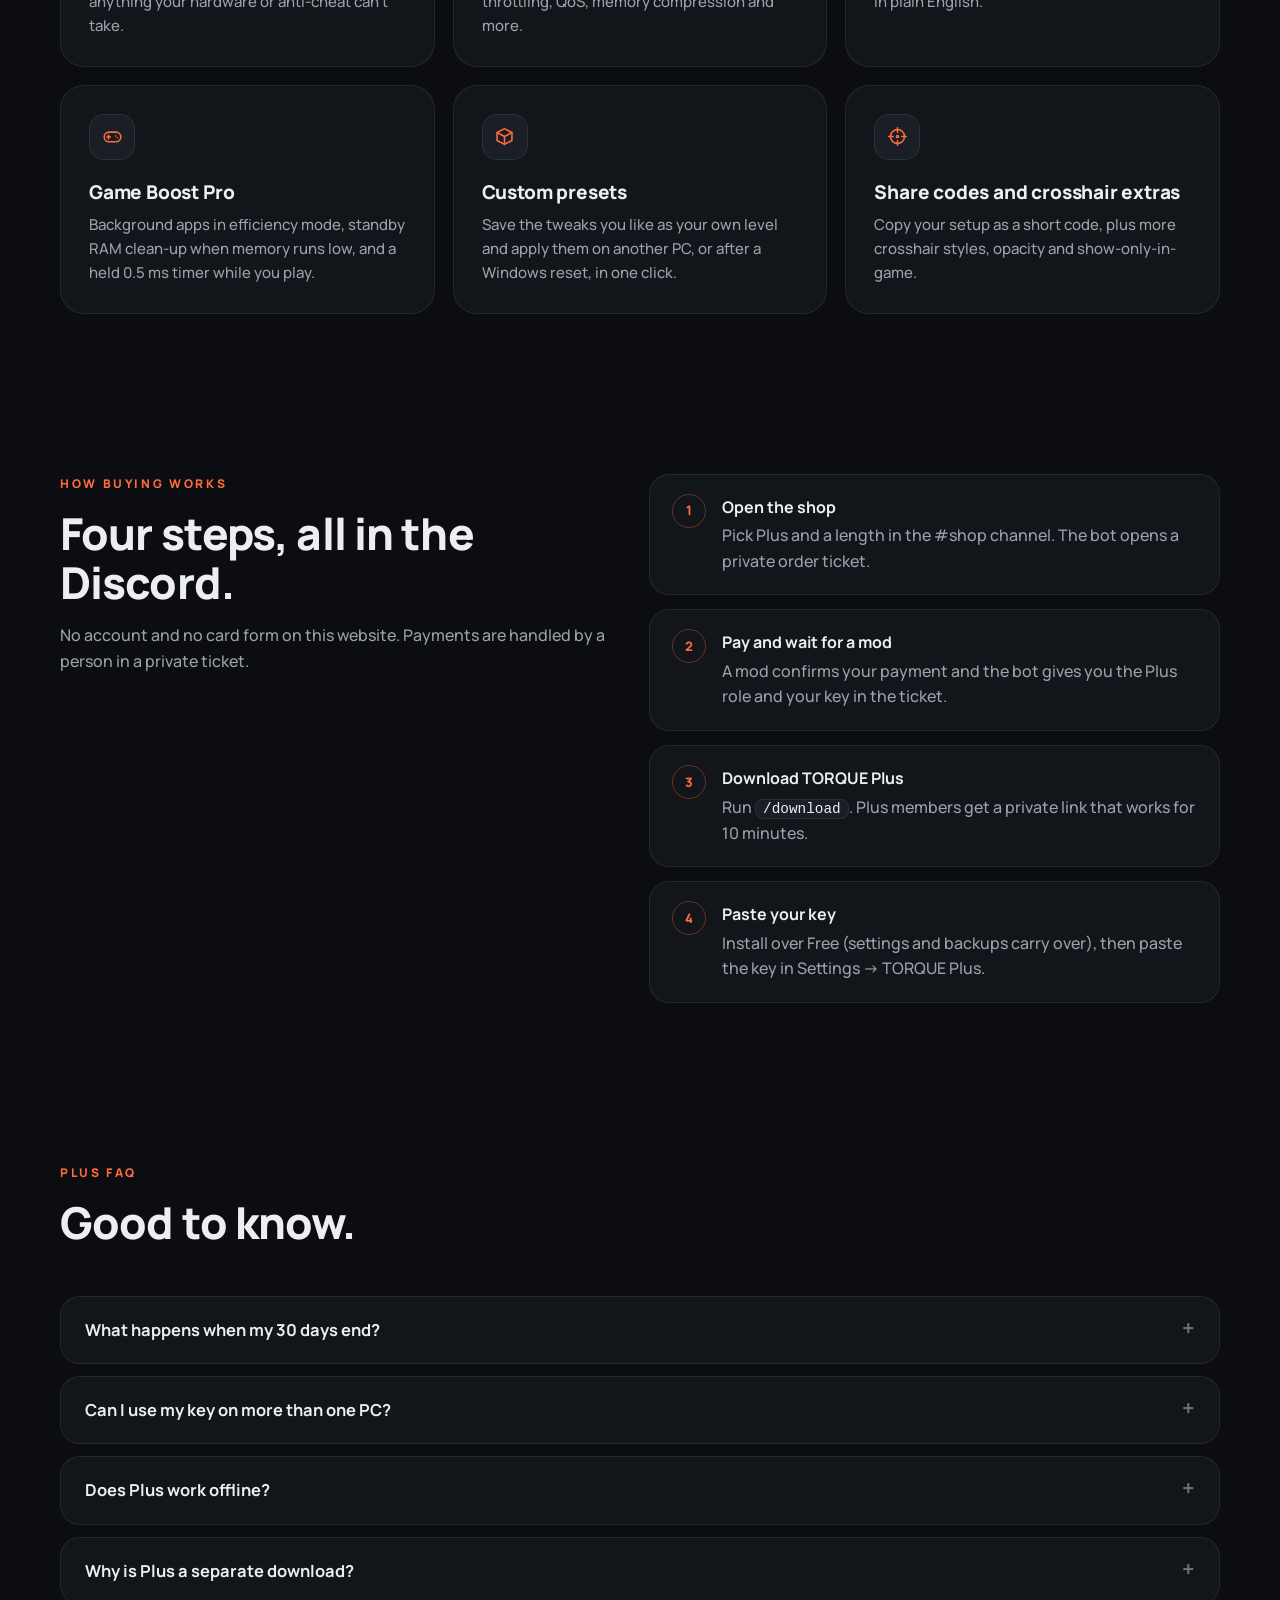
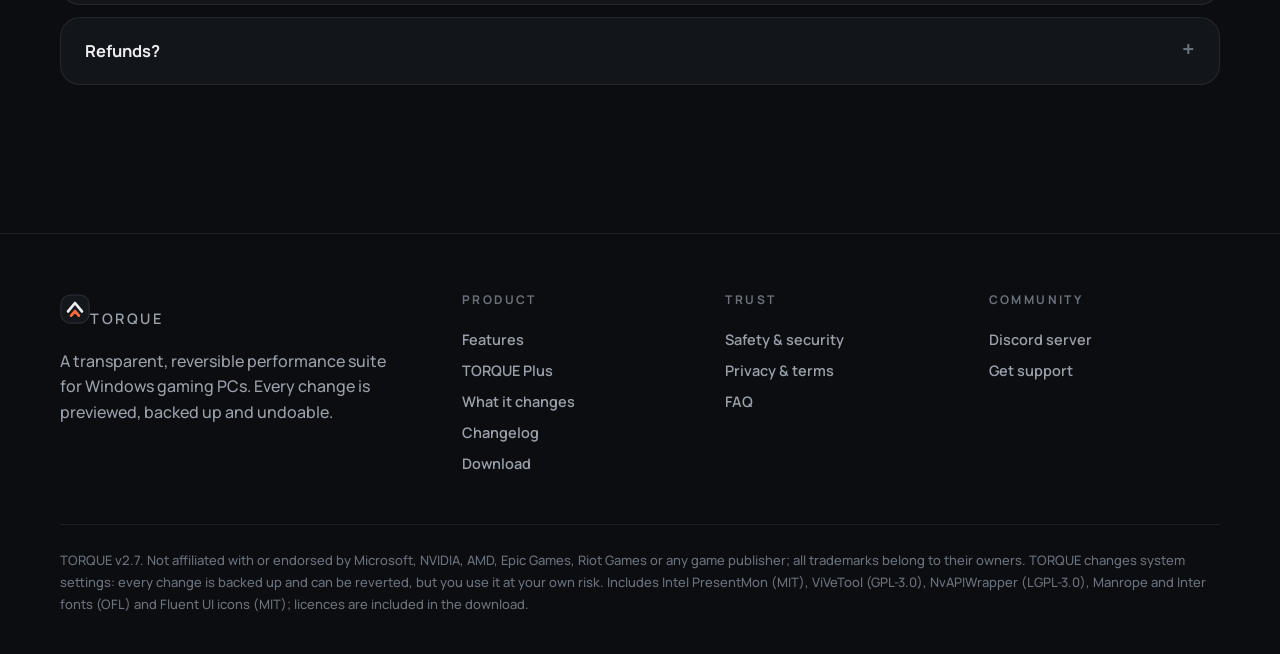
<file: plus.html>
<!doctype html>
<html lang="en">
<head>
<meta charset="utf-8">
<meta name="viewport" content="width=device-width, initial-scale=1">
<title>TORQUE Plus</title>
<meta name="description" content="ULTRA, the Plus tweak pack, Bottleneck Doctor, Game Boost Pro, custom presets and more.">
<meta name="theme-color" content="#0B0D10">
<meta http-equiv="Content-Security-Policy" content="default-src 'self'; img-src 'self' data:; style-src 'self' 'unsafe-inline'; script-src 'self'; font-src 'self'; connect-src 'none'; frame-src 'none'; base-uri 'self'; form-action 'none'">
<meta name="referrer" content="strict-origin-when-cross-origin">
<meta property="og:title" content="TORQUE Plus">
<meta property="og:description" content="ULTRA, the Plus tweak pack, Bottleneck Doctor, Game Boost Pro, custom presets and more.">
<meta property="og:image" content="https://torquetweakz.github.io/Torque/img/og.png">
<meta property="og:type" content="website">
<link rel="icon" href="img/icon-64.png">
<link rel="preload" href="assets/fonts/manrope-800.woff2" as="font" type="font/woff2" crossorigin>
<link rel="stylesheet" href="assets/style.css?v=2.7.0">
</head>
<body>
<a class="skip" href="#main">Skip to content</a>
<header class="nav">
  <div class="wrap">
    <a class="brand" href="index.html" aria-label="TORQUE home"><svg viewBox="0 0 32 32" aria-hidden="true"><rect x="1" y="1" width="30" height="30" rx="10" fill="#14171B" stroke="#2A2F36" stroke-width="1.2"/>
<path d="M8.6 18.6L16 9.6l7.4 9" fill="none" stroke="#ECEEF1" stroke-width="2.9" stroke-linecap="round" stroke-linejoin="round"/>
<path d="M11.9 23.1L16 18.2l4.1 4.9" fill="none" stroke="#FF6B3D" stroke-width="2.9" stroke-linecap="round" stroke-linejoin="round"/></svg>TORQUE</a>
    <nav class="links" aria-label="Main"><a href="index.html">Home</a><a href="features.html">Features</a><a href="plus.html" aria-current=page>Plus</a><a href="tweaks.html">What it changes</a><a href="security.html">Safety</a><a href="faq.html">FAQ</a></nav>
    <div class="cta"><a class="btn sm" href="https://discord.gg/BY3MgZftgC" rel="noopener">Discord</a><a class="btn sm primary" href="download.html">Download</a></div>
    <button class="menu" aria-label="Menu" aria-expanded="false"><svg viewBox="0 0 24 24" fill="none" stroke="currentColor" stroke-width="1.8" stroke-linecap="round" stroke-linejoin="round" aria-hidden="true"><path d="M4 7h16M4 12h16M4 17h16"/></svg></button>
  </div>
</header>
<main id="main">

<section class="hero" style="padding-bottom:40px">
  <div class="wrap"><span class="eyebrow accent">TORQUE Plus</span><h1>More speed,<br>same safety.</h1>
  <p class="lead">Plus is a separate build for supporters. It adds ULTRA, 19 extra tweaks and the deeper tools, and keeps every safety feature exactly as it is in Free.</p>
  <div class="actions"><a class="btn primary" href="https://discord.gg/BY3MgZftgC" rel="noopener"><svg viewBox="0 0 24 24" fill="none" stroke="currentColor" stroke-width="1.8" stroke-linecap="round" stroke-linejoin="round" aria-hidden="true"><path d="M8.5 7.5a15 15 0 017 0M7 16.5c3.2 1.6 6.8 1.6 10 0M6 17.5L4.5 9c1.4-1.6 3-2.6 4.5-3l1 1.5M18 17.5L19.5 9c-1.4-1.6-3-2.6-4.5-3L14 7.5"/><circle cx="9.5" cy="12.5" r="1.2"/><circle cx="14.5" cy="12.5" r="1.2"/></svg>Get Plus in the Discord</a><a class="btn" href="#how">How buying works</a></div></div>
</section>
<section class="tight"><div class="wrap">
  <div class="grid g2" style="max-width:860px">
    <div class="card price rv"><span class="eyebrow">30 days</span><div class="amt">$5.99</div><p>One payment, no auto-renew. Your PC keeps the changes you made after it ends.</p>
      <ul><li><svg viewBox="0 0 24 24" fill="none" stroke="currentColor" stroke-width="1.8" stroke-linecap="round" stroke-linejoin="round" aria-hidden="true"><path d="M5 12.5l4.5 4.5L19 7.5"/></svg>Everything in Plus</li><li><svg viewBox="0 0 24 24" fill="none" stroke="currentColor" stroke-width="1.8" stroke-linecap="round" stroke-linejoin="round" aria-hidden="true"><path d="M5 12.5l4.5 4.5L19 7.5"/></svg>Reminder 3 days before it ends</li><li><svg viewBox="0 0 24 24" fill="none" stroke="currentColor" stroke-width="1.8" stroke-linecap="round" stroke-linejoin="round" aria-hidden="true"><path d="M5 12.5l4.5 4.5L19 7.5"/></svg>Up to 2 PCs</li></ul>
      <a class="btn block" href="https://discord.gg/BY3MgZftgC" rel="noopener">Buy in the Discord</a></div>
    <div class="card price hot rv"><span class="eyebrow accent">Lifetime</span><div class="amt">$24.99</div><p>Pay once and keep Plus, including future Plus updates.</p>
      <ul><li><svg viewBox="0 0 24 24" fill="none" stroke="currentColor" stroke-width="1.8" stroke-linecap="round" stroke-linejoin="round" aria-hidden="true"><path d="M5 12.5l4.5 4.5L19 7.5"/></svg>Everything in Plus</li><li><svg viewBox="0 0 24 24" fill="none" stroke="currentColor" stroke-width="1.8" stroke-linecap="round" stroke-linejoin="round" aria-hidden="true"><path d="M5 12.5l4.5 4.5L19 7.5"/></svg>Every future Plus update</li><li><svg viewBox="0 0 24 24" fill="none" stroke="currentColor" stroke-width="1.8" stroke-linecap="round" stroke-linejoin="round" aria-hidden="true"><path d="M5 12.5l4.5 4.5L19 7.5"/></svg>Up to 2 PCs</li></ul>
      <a class="btn primary block" href="https://discord.gg/BY3MgZftgC" rel="noopener">Buy in the Discord</a></div>
  </div>
  <p style="margin-top:16px;font-size:14px">Prices in USD. The Discord shop always shows the current price before you pay.</p>
</div></section>
<section><div class="wrap">
  <div class="head"><span class="eyebrow accent">What you get</span><h2>What Plus adds.</h2></div>
  <div class="grid g3">
    <div class="card rv"><div class="ic"><svg viewBox="0 0 24 24" fill="none" stroke="currentColor" stroke-width="1.8" stroke-linecap="round" stroke-linejoin="round" aria-hidden="true"><path d="M13 3L5 13.5h6L10 21l8-10.5h-6z"/></svg></div><h3>ULTRA</h3><p>The fourth level: everything in MAX plus the Plus pack, with per-PC checks that skip anything your hardware or anti-cheat can't take.</p></div>
    <div class="card rv"><div class="ic"><svg viewBox="0 0 24 24" fill="none" stroke="currentColor" stroke-width="1.8" stroke-linecap="round" stroke-linejoin="round" aria-hidden="true"><path d="M12 3l1.8 5.2L19 10l-5.2 1.8L12 17l-1.8-5.2L5 10l5.2-1.8z"/><path d="M18.5 16l.7 2 2 .7-2 .7-.7 2-.7-2-2-.7 2-.7z"/></svg></div><h3>19 Plus tweaks</h3><p>Timer resolution, GPU MSI interrupts, core parking, foreground boost, network throttling, QoS, memory compression and more.</p></div>
    <div class="card rv"><div class="ic"><svg viewBox="0 0 24 24" fill="none" stroke="currentColor" stroke-width="1.8" stroke-linecap="round" stroke-linejoin="round" aria-hidden="true"><path d="M4 19.5h16M7 16l3.5-4.5 3 2.5L18 8"/></svg></div><h3>Bottleneck Doctor</h3><p>Reads every benchmark run and tells you whether the CPU or the GPU held FPS back, in plain English.</p></div>
    <div class="card rv"><div class="ic"><svg viewBox="0 0 24 24" fill="none" stroke="currentColor" stroke-width="1.8" stroke-linecap="round" stroke-linejoin="round" aria-hidden="true"><rect x="2.5" y="7" width="19" height="11" rx="5.5"/><path d="M7.5 10.5v4M5.5 12.5h4M15.5 11.5h.01M17.5 13.5h.01"/></svg></div><h3>Game Boost Pro</h3><p>Background apps in efficiency mode, standby RAM clean-up when memory runs low, and a held 0.5 ms timer while you play.</p></div>
    <div class="card rv"><div class="ic"><svg viewBox="0 0 24 24" fill="none" stroke="currentColor" stroke-width="1.8" stroke-linecap="round" stroke-linejoin="round" aria-hidden="true"><path d="M3.5 7.5L12 3l8.5 4.5v9L12 21l-8.5-4.5z"/><path d="M3.5 7.5L12 12l8.5-4.5M12 12v9"/></svg></div><h3>Custom presets</h3><p>Save the tweaks you like as your own level and apply them on another PC, or after a Windows reset, in one click.</p></div>
    <div class="card rv"><div class="ic"><svg viewBox="0 0 24 24" fill="none" stroke="currentColor" stroke-width="1.8" stroke-linecap="round" stroke-linejoin="round" aria-hidden="true"><circle cx="12" cy="12" r="8"/><path d="M12 2v5M12 17v5M2 12h5M17 12h5"/><circle cx="12" cy="12" r="1.2"/></svg></div><h3>Share codes and crosshair extras</h3><p>Copy your setup as a short code, plus more crosshair styles, opacity and show-only-in-game.</p></div>
  </div>
</div></section>
<section id="how" class="tight"><div class="wrap">
  <div class="grid g2">
    <div><span class="eyebrow accent">How buying works</span><h2>Four steps, all in the Discord.</h2><p style="margin-top:16px">No account and no card form on this website. Payments are handled by a person in a private ticket.</p></div>
    <ol class="steps">
      <li><b>Open the shop</b>Pick Plus and a length in the #shop channel. The bot opens a private order ticket.</li>
      <li><b>Pay and wait for a mod</b>A mod confirms your payment and the bot gives you the Plus role and your key in the ticket.</li>
      <li><b>Download TORQUE Plus</b>Run <code>/download</code>. Plus members get a private link that works for 10 minutes.</li>
      <li><b>Paste your key</b>Install over Free (settings and backups carry over), then paste the key in Settings → TORQUE Plus.</li>
    </ol>
  </div>
</div></section>
<section><div class="wrap">
  <div class="head"><span class="eyebrow accent">Plus FAQ</span><h2>Good to know.</h2></div>
  <details><summary>What happens when my 30 days end?</summary><div><p>Plus features lock again and you get a DM from the bot. Tweaks you already applied stay applied and can still be reverted, because revert is free forever.</p></div></details>
  <details><summary>Can I use my key on more than one PC?</summary><div><p>Yes, on up to 2 PCs. If you replace a PC, ask a mod in a ticket to reset your devices.</p></div></details>
  <details><summary>Does Plus work offline?</summary><div><p>Yes. The app re-checks your key about once a day and keeps working for 7 days without internet.</p></div></details>
  <details><summary>Why is Plus a separate download?</summary><div><p>The Free download contains no Plus code at all, so there is nothing to unlock or crack. The Plus build only runs Plus features with an active key, and the Plus tweaks are sent to your PC only after the key is checked.</p></div></details>
  <details><summary>Refunds?</summary><div><p>Open a ticket in the Discord before you buy if you're unsure Plus will help your PC. Refund requests are handled case by case in your ticket.</p></div></details>
</div></section>

</main>
<footer>
  <div class="wrap">
    <div class="foot">
      <div><a class="brand" href="index.html"><svg viewBox="0 0 32 32" aria-hidden="true"><rect x="1" y="1" width="30" height="30" rx="10" fill="#14171B" stroke="#2A2F36" stroke-width="1.2"/>
<path d="M8.6 18.6L16 9.6l7.4 9" fill="none" stroke="#ECEEF1" stroke-width="2.9" stroke-linecap="round" stroke-linejoin="round"/>
<path d="M11.9 23.1L16 18.2l4.1 4.9" fill="none" stroke="#FF6B3D" stroke-width="2.9" stroke-linecap="round" stroke-linejoin="round"/></svg>TORQUE</a><p style="margin-top:14px;max-width:340px">A transparent, reversible performance suite for Windows gaming PCs. Every change is previewed, backed up and undoable.</p></div>
      <div><h5>Product</h5><a href="features.html">Features</a><a href="plus.html">TORQUE Plus</a><a href="tweaks.html">What it changes</a><a href="changelog.html">Changelog</a><a href="download.html">Download</a></div>
      <div><h5>Trust</h5><a href="security.html">Safety &amp; security</a><a href="privacy.html">Privacy &amp; terms</a><a href="faq.html">FAQ</a></div>
      <div><h5>Community</h5><a href="https://discord.gg/BY3MgZftgC" rel="noopener">Discord server</a><a href="community.html">Get support</a></div>
    </div>
    <div class="fine">TORQUE v2.7. Not affiliated with or endorsed by Microsoft, NVIDIA, AMD, Epic Games, Riot Games or any game publisher; all trademarks belong to their owners. TORQUE changes system settings: every change is backed up and can be reverted, but you use it at your own risk. Includes Intel PresentMon (MIT), ViVeTool (GPL-3.0), NvAPIWrapper (LGPL-3.0), Manrope and Inter fonts (OFL) and Fluent UI icons (MIT); licences are included in the download.</div>
  </div>
</footer>
<script src="assets/site.js?v=2.7.0"></script>
</body>
</html>
</file>
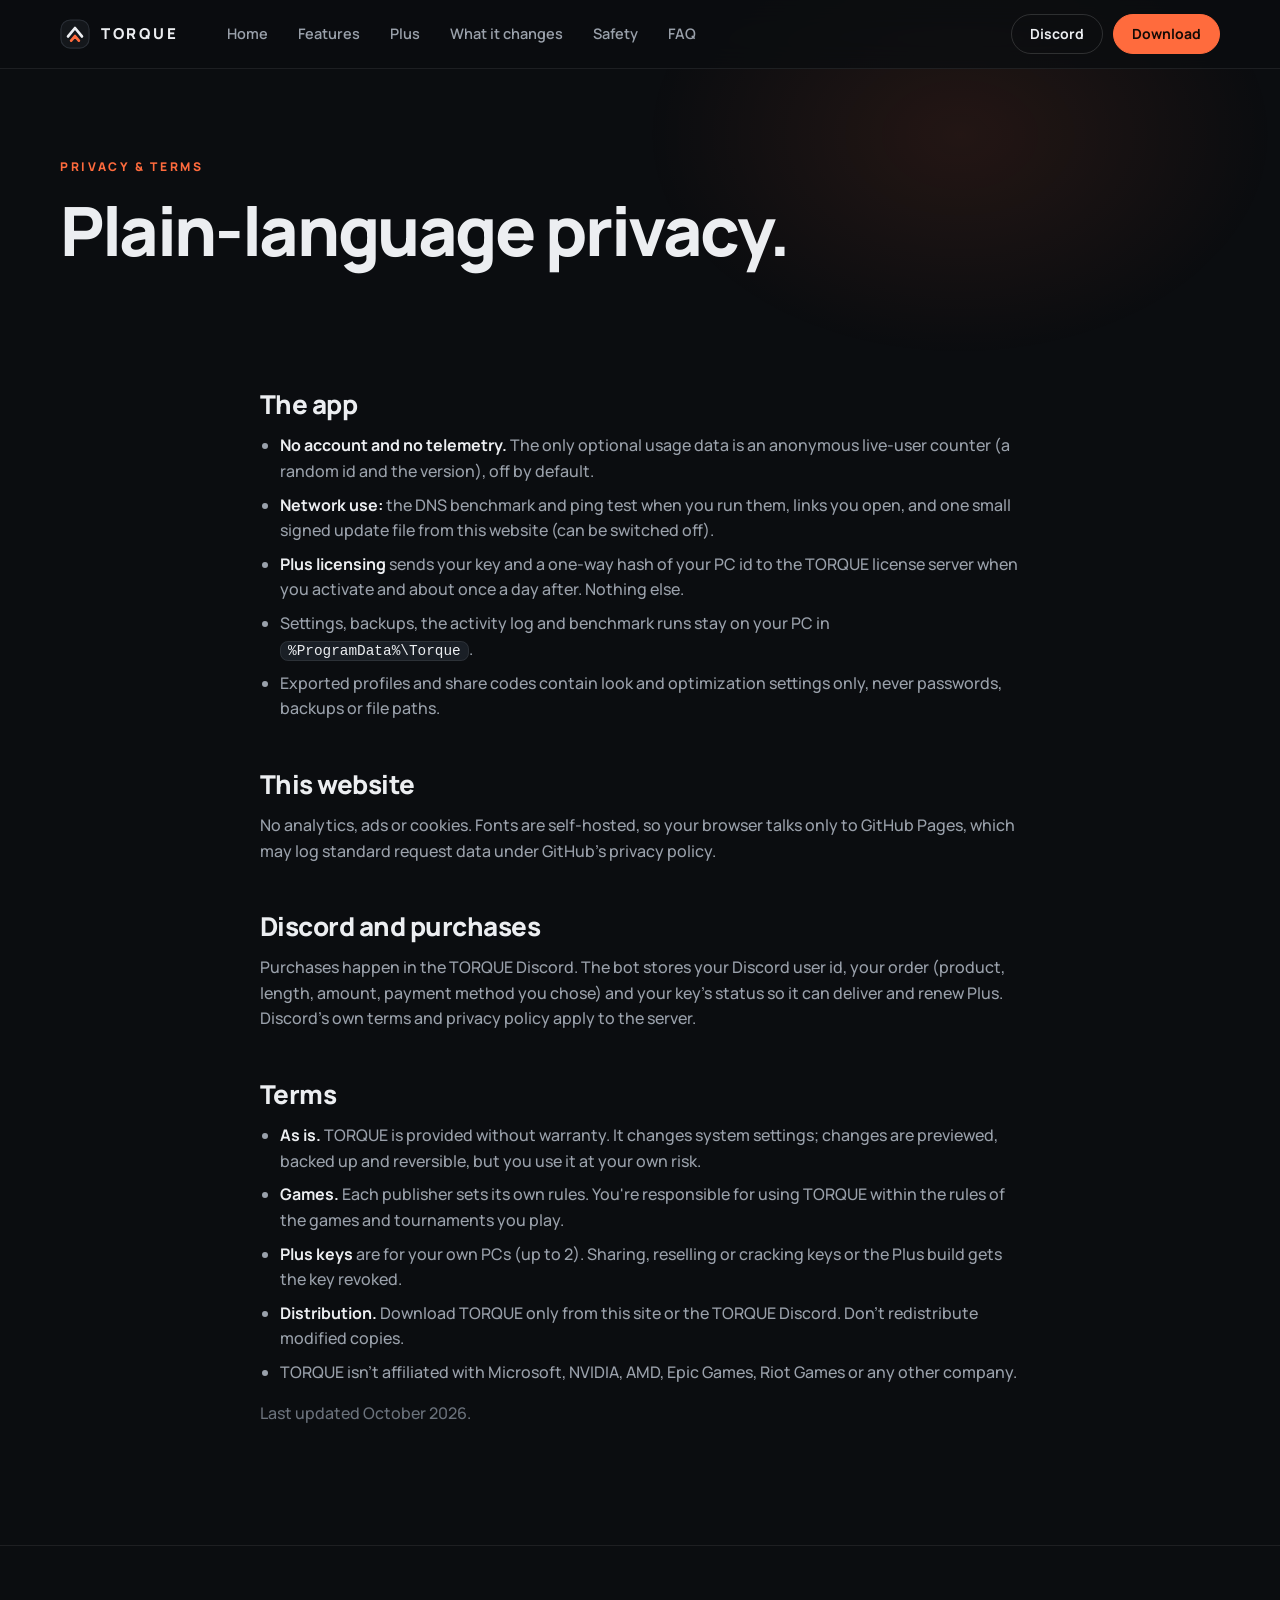
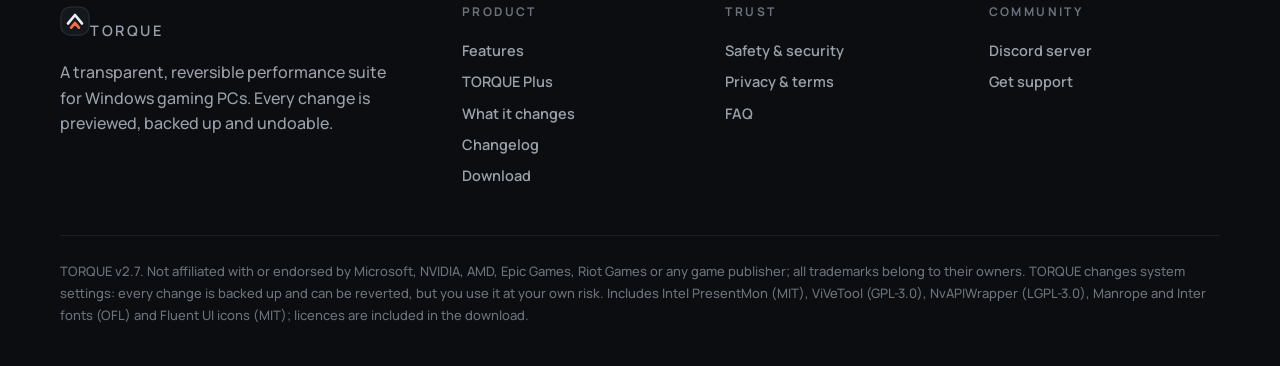
<file: privacy.html>
<!doctype html>
<html lang="en">
<head>
<meta charset="utf-8">
<meta name="viewport" content="width=device-width, initial-scale=1">
<title>Privacy &amp; terms · TORQUE</title>
<meta name="description" content="How TORQUE and this website handle data.">
<meta name="theme-color" content="#0B0D10">
<meta http-equiv="Content-Security-Policy" content="default-src 'self'; img-src 'self' data:; style-src 'self' 'unsafe-inline'; script-src 'self'; font-src 'self'; connect-src 'none'; frame-src 'none'; base-uri 'self'; form-action 'none'">
<meta name="referrer" content="strict-origin-when-cross-origin">
<meta property="og:title" content="Privacy &amp; terms · TORQUE">
<meta property="og:description" content="How TORQUE and this website handle data.">
<meta property="og:image" content="https://torquetweakz.github.io/Torque/img/og.png">
<meta property="og:type" content="website">
<link rel="icon" href="img/icon-64.png">
<link rel="preload" href="assets/fonts/manrope-800.woff2" as="font" type="font/woff2" crossorigin>
<link rel="stylesheet" href="assets/style.css?v=2.7.0">
</head>
<body>
<a class="skip" href="#main">Skip to content</a>
<header class="nav">
  <div class="wrap">
    <a class="brand" href="index.html" aria-label="TORQUE home"><svg viewBox="0 0 32 32" aria-hidden="true"><rect x="1" y="1" width="30" height="30" rx="10" fill="#14171B" stroke="#2A2F36" stroke-width="1.2"/>
<path d="M8.6 18.6L16 9.6l7.4 9" fill="none" stroke="#ECEEF1" stroke-width="2.9" stroke-linecap="round" stroke-linejoin="round"/>
<path d="M11.9 23.1L16 18.2l4.1 4.9" fill="none" stroke="#FF6B3D" stroke-width="2.9" stroke-linecap="round" stroke-linejoin="round"/></svg>TORQUE</a>
    <nav class="links" aria-label="Main"><a href="index.html">Home</a><a href="features.html">Features</a><a href="plus.html">Plus</a><a href="tweaks.html">What it changes</a><a href="security.html">Safety</a><a href="faq.html">FAQ</a></nav>
    <div class="cta"><a class="btn sm" href="https://discord.gg/BY3MgZftgC" rel="noopener">Discord</a><a class="btn sm primary" href="download.html">Download</a></div>
    <button class="menu" aria-label="Menu" aria-expanded="false"><svg viewBox="0 0 24 24" fill="none" stroke="currentColor" stroke-width="1.8" stroke-linecap="round" stroke-linejoin="round" aria-hidden="true"><path d="M4 7h16M4 12h16M4 17h16"/></svg></button>
  </div>
</header>
<main id="main">
<section class="hero" style="padding-bottom:10px"><div class="wrap"><span class="eyebrow accent">Privacy &amp; terms</span><h1>Plain-language privacy.</h1></div></section>
<section class="tight"><div class="wrap prose">
<h2>The app</h2>
<ul><li><b>No account and no telemetry.</b> The only optional usage data is an anonymous live-user counter (a random id and the version), off by default.</li>
<li><b>Network use:</b> the DNS benchmark and ping test when you run them, links you open, and one small signed update file from this website (can be switched off).</li>
<li><b>Plus licensing</b> sends your key and a one-way hash of your PC id to the TORQUE license server when you activate and about once a day after. Nothing else.</li>
<li>Settings, backups, the activity log and benchmark runs stay on your PC in <code>%ProgramData%\Torque</code>.</li>
<li>Exported profiles and share codes contain look and optimization settings only, never passwords, backups or file paths.</li></ul>
<h2>This website</h2>
<p>No analytics, ads or cookies. Fonts are self-hosted, so your browser talks only to GitHub Pages, which may log standard request data under GitHub's privacy policy.</p>
<h2>Discord and purchases</h2>
<p>Purchases happen in the TORQUE Discord. The bot stores your Discord user id, your order (product, length, amount, payment method you chose) and your key's status so it can deliver and renew Plus. Discord's own terms and privacy policy apply to the server.</p>
<h2>Terms</h2>
<ul><li><b>As is.</b> TORQUE is provided without warranty. It changes system settings; changes are previewed, backed up and reversible, but you use it at your own risk.</li>
<li><b>Games.</b> Each publisher sets its own rules. You're responsible for using TORQUE within the rules of the games and tournaments you play.</li>
<li><b>Plus keys</b> are for your own PCs (up to 2). Sharing, reselling or cracking keys or the Plus build gets the key revoked.</li>
<li><b>Distribution.</b> Download TORQUE only from this site or the TORQUE Discord. Don't redistribute modified copies.</li>
<li>TORQUE isn't affiliated with Microsoft, NVIDIA, AMD, Epic Games, Riot Games or any other company.</li></ul>
<p style="color:var(--faint)">Last updated October 2026.</p>
</div></section>
</main>
<footer>
  <div class="wrap">
    <div class="foot">
      <div><a class="brand" href="index.html"><svg viewBox="0 0 32 32" aria-hidden="true"><rect x="1" y="1" width="30" height="30" rx="10" fill="#14171B" stroke="#2A2F36" stroke-width="1.2"/>
<path d="M8.6 18.6L16 9.6l7.4 9" fill="none" stroke="#ECEEF1" stroke-width="2.9" stroke-linecap="round" stroke-linejoin="round"/>
<path d="M11.9 23.1L16 18.2l4.1 4.9" fill="none" stroke="#FF6B3D" stroke-width="2.9" stroke-linecap="round" stroke-linejoin="round"/></svg>TORQUE</a><p style="margin-top:14px;max-width:340px">A transparent, reversible performance suite for Windows gaming PCs. Every change is previewed, backed up and undoable.</p></div>
      <div><h5>Product</h5><a href="features.html">Features</a><a href="plus.html">TORQUE Plus</a><a href="tweaks.html">What it changes</a><a href="changelog.html">Changelog</a><a href="download.html">Download</a></div>
      <div><h5>Trust</h5><a href="security.html">Safety &amp; security</a><a href="privacy.html">Privacy &amp; terms</a><a href="faq.html">FAQ</a></div>
      <div><h5>Community</h5><a href="https://discord.gg/BY3MgZftgC" rel="noopener">Discord server</a><a href="community.html">Get support</a></div>
    </div>
    <div class="fine">TORQUE v2.7. Not affiliated with or endorsed by Microsoft, NVIDIA, AMD, Epic Games, Riot Games or any game publisher; all trademarks belong to their owners. TORQUE changes system settings: every change is backed up and can be reverted, but you use it at your own risk. Includes Intel PresentMon (MIT), ViVeTool (GPL-3.0), NvAPIWrapper (LGPL-3.0), Manrope and Inter fonts (OFL) and Fluent UI icons (MIT); licences are included in the download.</div>
  </div>
</footer>
<script src="assets/site.js?v=2.7.0"></script>
</body>
</html>
</file>
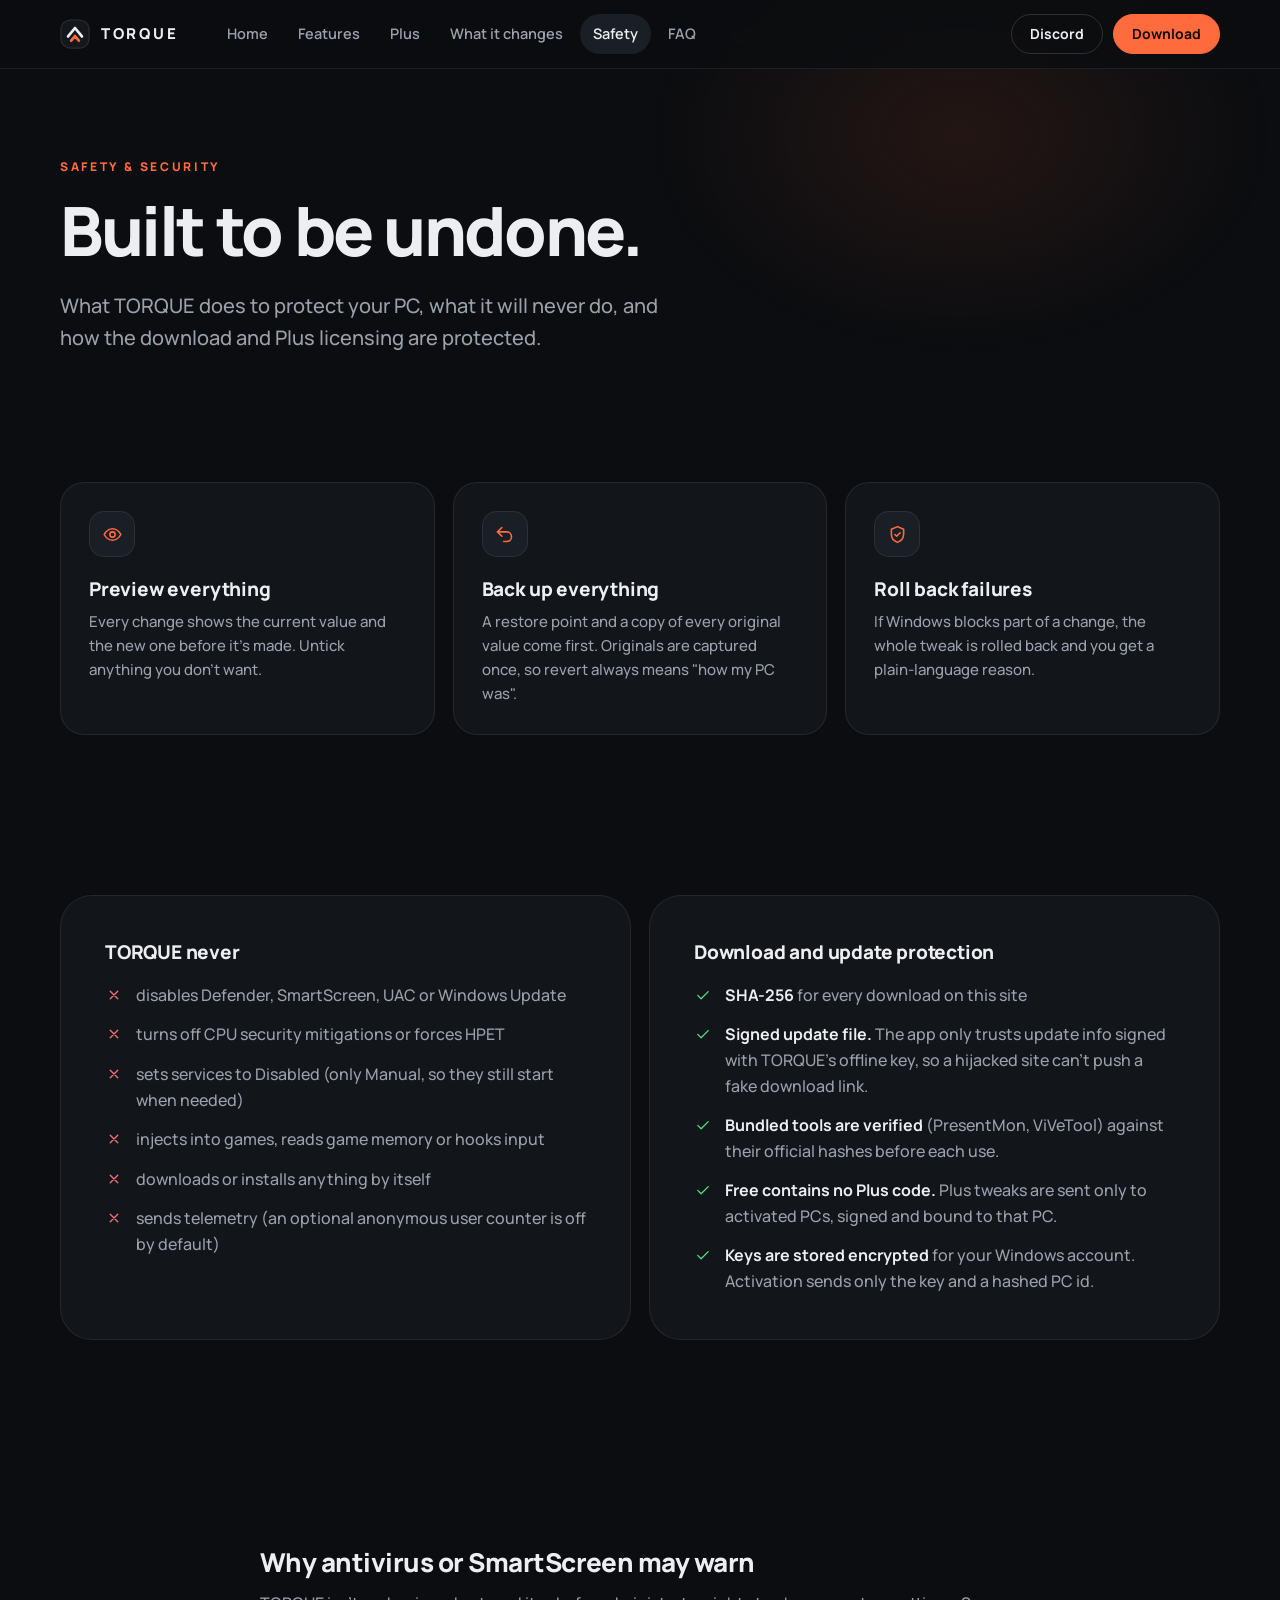
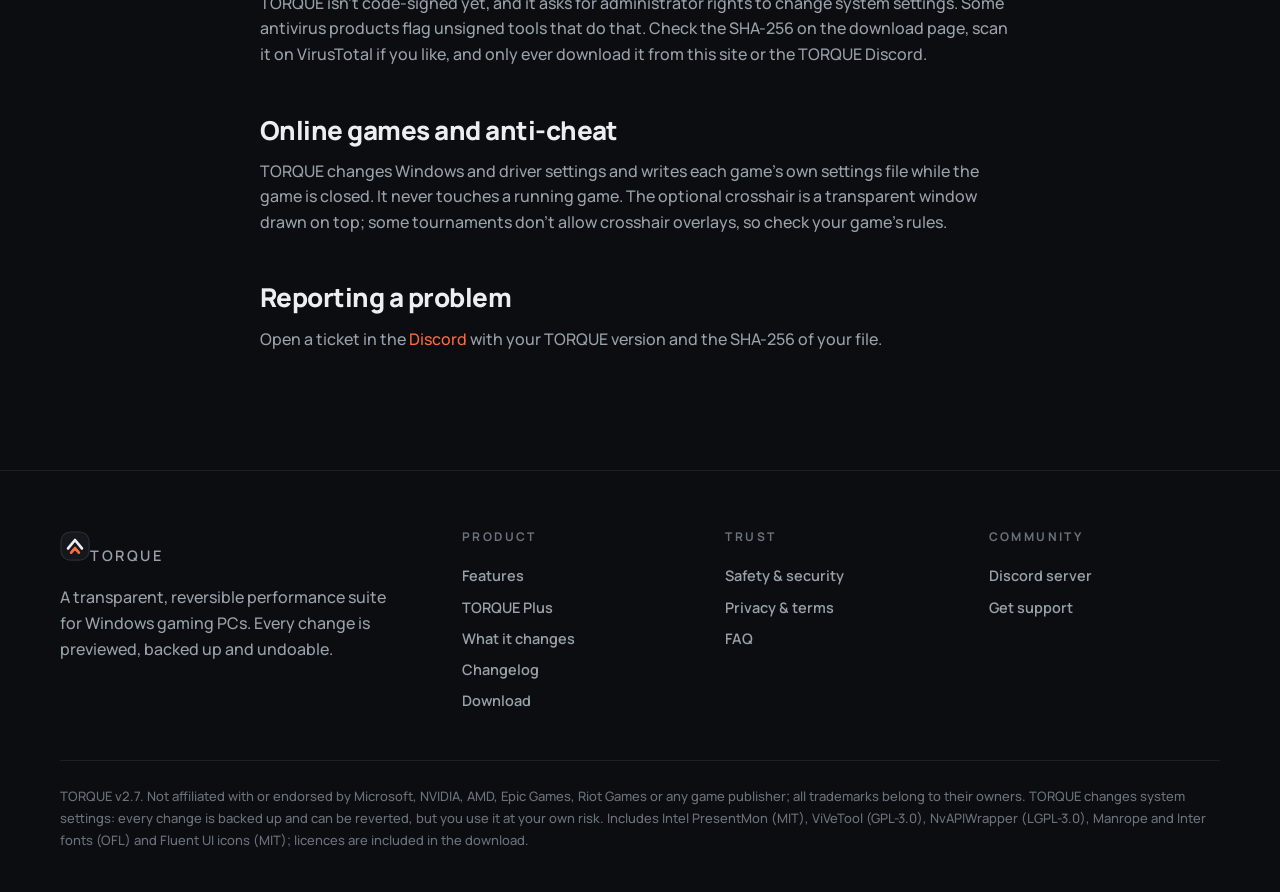
<file: security.html>
<!doctype html>
<html lang="en">
<head>
<meta charset="utf-8">
<meta name="viewport" content="width=device-width, initial-scale=1">
<title>Safety &amp; security · TORQUE</title>
<meta name="description" content="How TORQUE keeps every change reversible and the download trustworthy.">
<meta name="theme-color" content="#0B0D10">
<meta http-equiv="Content-Security-Policy" content="default-src 'self'; img-src 'self' data:; style-src 'self' 'unsafe-inline'; script-src 'self'; font-src 'self'; connect-src 'none'; frame-src 'none'; base-uri 'self'; form-action 'none'">
<meta name="referrer" content="strict-origin-when-cross-origin">
<meta property="og:title" content="Safety &amp; security · TORQUE">
<meta property="og:description" content="How TORQUE keeps every change reversible and the download trustworthy.">
<meta property="og:image" content="https://torquetweakz.github.io/Torque/img/og.png">
<meta property="og:type" content="website">
<link rel="icon" href="img/icon-64.png">
<link rel="preload" href="assets/fonts/manrope-800.woff2" as="font" type="font/woff2" crossorigin>
<link rel="stylesheet" href="assets/style.css?v=2.7.0">
</head>
<body>
<a class="skip" href="#main">Skip to content</a>
<header class="nav">
  <div class="wrap">
    <a class="brand" href="index.html" aria-label="TORQUE home"><svg viewBox="0 0 32 32" aria-hidden="true"><rect x="1" y="1" width="30" height="30" rx="10" fill="#14171B" stroke="#2A2F36" stroke-width="1.2"/>
<path d="M8.6 18.6L16 9.6l7.4 9" fill="none" stroke="#ECEEF1" stroke-width="2.9" stroke-linecap="round" stroke-linejoin="round"/>
<path d="M11.9 23.1L16 18.2l4.1 4.9" fill="none" stroke="#FF6B3D" stroke-width="2.9" stroke-linecap="round" stroke-linejoin="round"/></svg>TORQUE</a>
    <nav class="links" aria-label="Main"><a href="index.html">Home</a><a href="features.html">Features</a><a href="plus.html">Plus</a><a href="tweaks.html">What it changes</a><a href="security.html" aria-current=page>Safety</a><a href="faq.html">FAQ</a></nav>
    <div class="cta"><a class="btn sm" href="https://discord.gg/BY3MgZftgC" rel="noopener">Discord</a><a class="btn sm primary" href="download.html">Download</a></div>
    <button class="menu" aria-label="Menu" aria-expanded="false"><svg viewBox="0 0 24 24" fill="none" stroke="currentColor" stroke-width="1.8" stroke-linecap="round" stroke-linejoin="round" aria-hidden="true"><path d="M4 7h16M4 12h16M4 17h16"/></svg></button>
  </div>
</header>
<main id="main">

<section class="hero" style="padding-bottom:30px"><div class="wrap"><span class="eyebrow accent">Safety &amp; security</span><h1>Built to be undone.</h1>
<p class="lead">What TORQUE does to protect your PC, what it will never do, and how the download and Plus licensing are protected.</p></div></section>
<section class="tight"><div class="wrap">
  <div class="grid g3">
    <div class="card rv"><div class="ic"><svg viewBox="0 0 24 24" fill="none" stroke="currentColor" stroke-width="1.8" stroke-linecap="round" stroke-linejoin="round" aria-hidden="true"><path d="M2.5 12S6 5.5 12 5.5 21.5 12 21.5 12 18 18.5 12 18.5 2.5 12 2.5 12z"/><circle cx="12" cy="12" r="3"/></svg></div><h3>Preview everything</h3><p>Every change shows the current value and the new one before it's made. Untick anything you don't want.</p></div>
    <div class="card rv"><div class="ic"><svg viewBox="0 0 24 24" fill="none" stroke="currentColor" stroke-width="1.8" stroke-linecap="round" stroke-linejoin="round" aria-hidden="true"><path d="M9 14L4 9l5-5"/><path d="M4 9h10.5a5.5 5.5 0 010 11H11"/></svg></div><h3>Back up everything</h3><p>A restore point and a copy of every original value come first. Originals are captured once, so revert always means "how my PC was".</p></div>
    <div class="card rv"><div class="ic"><svg viewBox="0 0 24 24" fill="none" stroke="currentColor" stroke-width="1.8" stroke-linecap="round" stroke-linejoin="round" aria-hidden="true"><path d="M12 3l7 3v5.5c0 4.4-3 8.1-7 9.5-4-1.4-7-5.1-7-9.5V6z"/><path d="M9 12l2 2 4-4"/></svg></div><h3>Roll back failures</h3><p>If Windows blocks part of a change, the whole tweak is rolled back and you get a plain-language reason.</p></div>
  </div>
</div></section>
<section><div class="wrap"><div class="grid g2">
  <div class="card big flat rv"><h3>TORQUE never</h3><ul class="checks x" style="margin-top:18px">
    <li><svg viewBox="0 0 24 24" fill="none" stroke="currentColor" stroke-width="1.8" stroke-linecap="round" stroke-linejoin="round" aria-hidden="true"><path d="M7 7l10 10M17 7L7 17"/></svg><span>disables Defender, SmartScreen, UAC or Windows Update</span></li>
    <li><svg viewBox="0 0 24 24" fill="none" stroke="currentColor" stroke-width="1.8" stroke-linecap="round" stroke-linejoin="round" aria-hidden="true"><path d="M7 7l10 10M17 7L7 17"/></svg><span>turns off CPU security mitigations or forces HPET</span></li>
    <li><svg viewBox="0 0 24 24" fill="none" stroke="currentColor" stroke-width="1.8" stroke-linecap="round" stroke-linejoin="round" aria-hidden="true"><path d="M7 7l10 10M17 7L7 17"/></svg><span>sets services to Disabled (only Manual, so they still start when needed)</span></li>
    <li><svg viewBox="0 0 24 24" fill="none" stroke="currentColor" stroke-width="1.8" stroke-linecap="round" stroke-linejoin="round" aria-hidden="true"><path d="M7 7l10 10M17 7L7 17"/></svg><span>injects into games, reads game memory or hooks input</span></li>
    <li><svg viewBox="0 0 24 24" fill="none" stroke="currentColor" stroke-width="1.8" stroke-linecap="round" stroke-linejoin="round" aria-hidden="true"><path d="M7 7l10 10M17 7L7 17"/></svg><span>downloads or installs anything by itself</span></li>
    <li><svg viewBox="0 0 24 24" fill="none" stroke="currentColor" stroke-width="1.8" stroke-linecap="round" stroke-linejoin="round" aria-hidden="true"><path d="M7 7l10 10M17 7L7 17"/></svg><span>sends telemetry (an optional anonymous user counter is off by default)</span></li></ul></div>
  <div class="card big flat rv"><h3>Download and update protection</h3><ul class="checks" style="margin-top:18px">
    <li><svg viewBox="0 0 24 24" fill="none" stroke="currentColor" stroke-width="1.8" stroke-linecap="round" stroke-linejoin="round" aria-hidden="true"><path d="M5 12.5l4.5 4.5L19 7.5"/></svg><span><b>SHA-256</b> for every download on this site</span></li>
    <li><svg viewBox="0 0 24 24" fill="none" stroke="currentColor" stroke-width="1.8" stroke-linecap="round" stroke-linejoin="round" aria-hidden="true"><path d="M5 12.5l4.5 4.5L19 7.5"/></svg><span><b>Signed update file.</b> The app only trusts update info signed with TORQUE's offline key, so a hijacked site can't push a fake download link.</span></li>
    <li><svg viewBox="0 0 24 24" fill="none" stroke="currentColor" stroke-width="1.8" stroke-linecap="round" stroke-linejoin="round" aria-hidden="true"><path d="M5 12.5l4.5 4.5L19 7.5"/></svg><span><b>Bundled tools are verified</b> (PresentMon, ViVeTool) against their official hashes before each use.</span></li>
    <li><svg viewBox="0 0 24 24" fill="none" stroke="currentColor" stroke-width="1.8" stroke-linecap="round" stroke-linejoin="round" aria-hidden="true"><path d="M5 12.5l4.5 4.5L19 7.5"/></svg><span><b>Free contains no Plus code.</b> Plus tweaks are sent only to activated PCs, signed and bound to that PC.</span></li>
    <li><svg viewBox="0 0 24 24" fill="none" stroke="currentColor" stroke-width="1.8" stroke-linecap="round" stroke-linejoin="round" aria-hidden="true"><path d="M5 12.5l4.5 4.5L19 7.5"/></svg><span><b>Keys are stored encrypted</b> for your Windows account. Activation sends only the key and a hashed PC id.</span></li></ul></div>
</div></div></section>
<section class="tight"><div class="wrap prose">
  <h2>Why antivirus or SmartScreen may warn</h2>
  <p>TORQUE isn't code-signed yet, and it asks for administrator rights to change system settings. Some antivirus products flag unsigned tools that do that. Check the SHA-256 on the download page, scan it on VirusTotal if you like, and only ever download it from this site or the TORQUE Discord.</p>
  <h2>Online games and anti-cheat</h2>
  <p>TORQUE changes Windows and driver settings and writes each game's own settings file while the game is closed. It never touches a running game. The optional crosshair is a transparent window drawn on top; some tournaments don't allow crosshair overlays, so check your game's rules.</p>
  <h2>Reporting a problem</h2>
  <p>Open a ticket in the <a href="https://discord.gg/BY3MgZftgC" style="color:var(--accent)">Discord</a> with your TORQUE version and the SHA-256 of your file.</p>
</div></section>

</main>
<footer>
  <div class="wrap">
    <div class="foot">
      <div><a class="brand" href="index.html"><svg viewBox="0 0 32 32" aria-hidden="true"><rect x="1" y="1" width="30" height="30" rx="10" fill="#14171B" stroke="#2A2F36" stroke-width="1.2"/>
<path d="M8.6 18.6L16 9.6l7.4 9" fill="none" stroke="#ECEEF1" stroke-width="2.9" stroke-linecap="round" stroke-linejoin="round"/>
<path d="M11.9 23.1L16 18.2l4.1 4.9" fill="none" stroke="#FF6B3D" stroke-width="2.9" stroke-linecap="round" stroke-linejoin="round"/></svg>TORQUE</a><p style="margin-top:14px;max-width:340px">A transparent, reversible performance suite for Windows gaming PCs. Every change is previewed, backed up and undoable.</p></div>
      <div><h5>Product</h5><a href="features.html">Features</a><a href="plus.html">TORQUE Plus</a><a href="tweaks.html">What it changes</a><a href="changelog.html">Changelog</a><a href="download.html">Download</a></div>
      <div><h5>Trust</h5><a href="security.html">Safety &amp; security</a><a href="privacy.html">Privacy &amp; terms</a><a href="faq.html">FAQ</a></div>
      <div><h5>Community</h5><a href="https://discord.gg/BY3MgZftgC" rel="noopener">Discord server</a><a href="community.html">Get support</a></div>
    </div>
    <div class="fine">TORQUE v2.7. Not affiliated with or endorsed by Microsoft, NVIDIA, AMD, Epic Games, Riot Games or any game publisher; all trademarks belong to their owners. TORQUE changes system settings: every change is backed up and can be reverted, but you use it at your own risk. Includes Intel PresentMon (MIT), ViVeTool (GPL-3.0), NvAPIWrapper (LGPL-3.0), Manrope and Inter fonts (OFL) and Fluent UI icons (MIT); licences are included in the download.</div>
  </div>
</footer>
<script src="assets/site.js?v=2.7.0"></script>
</body>
</html>
</file>
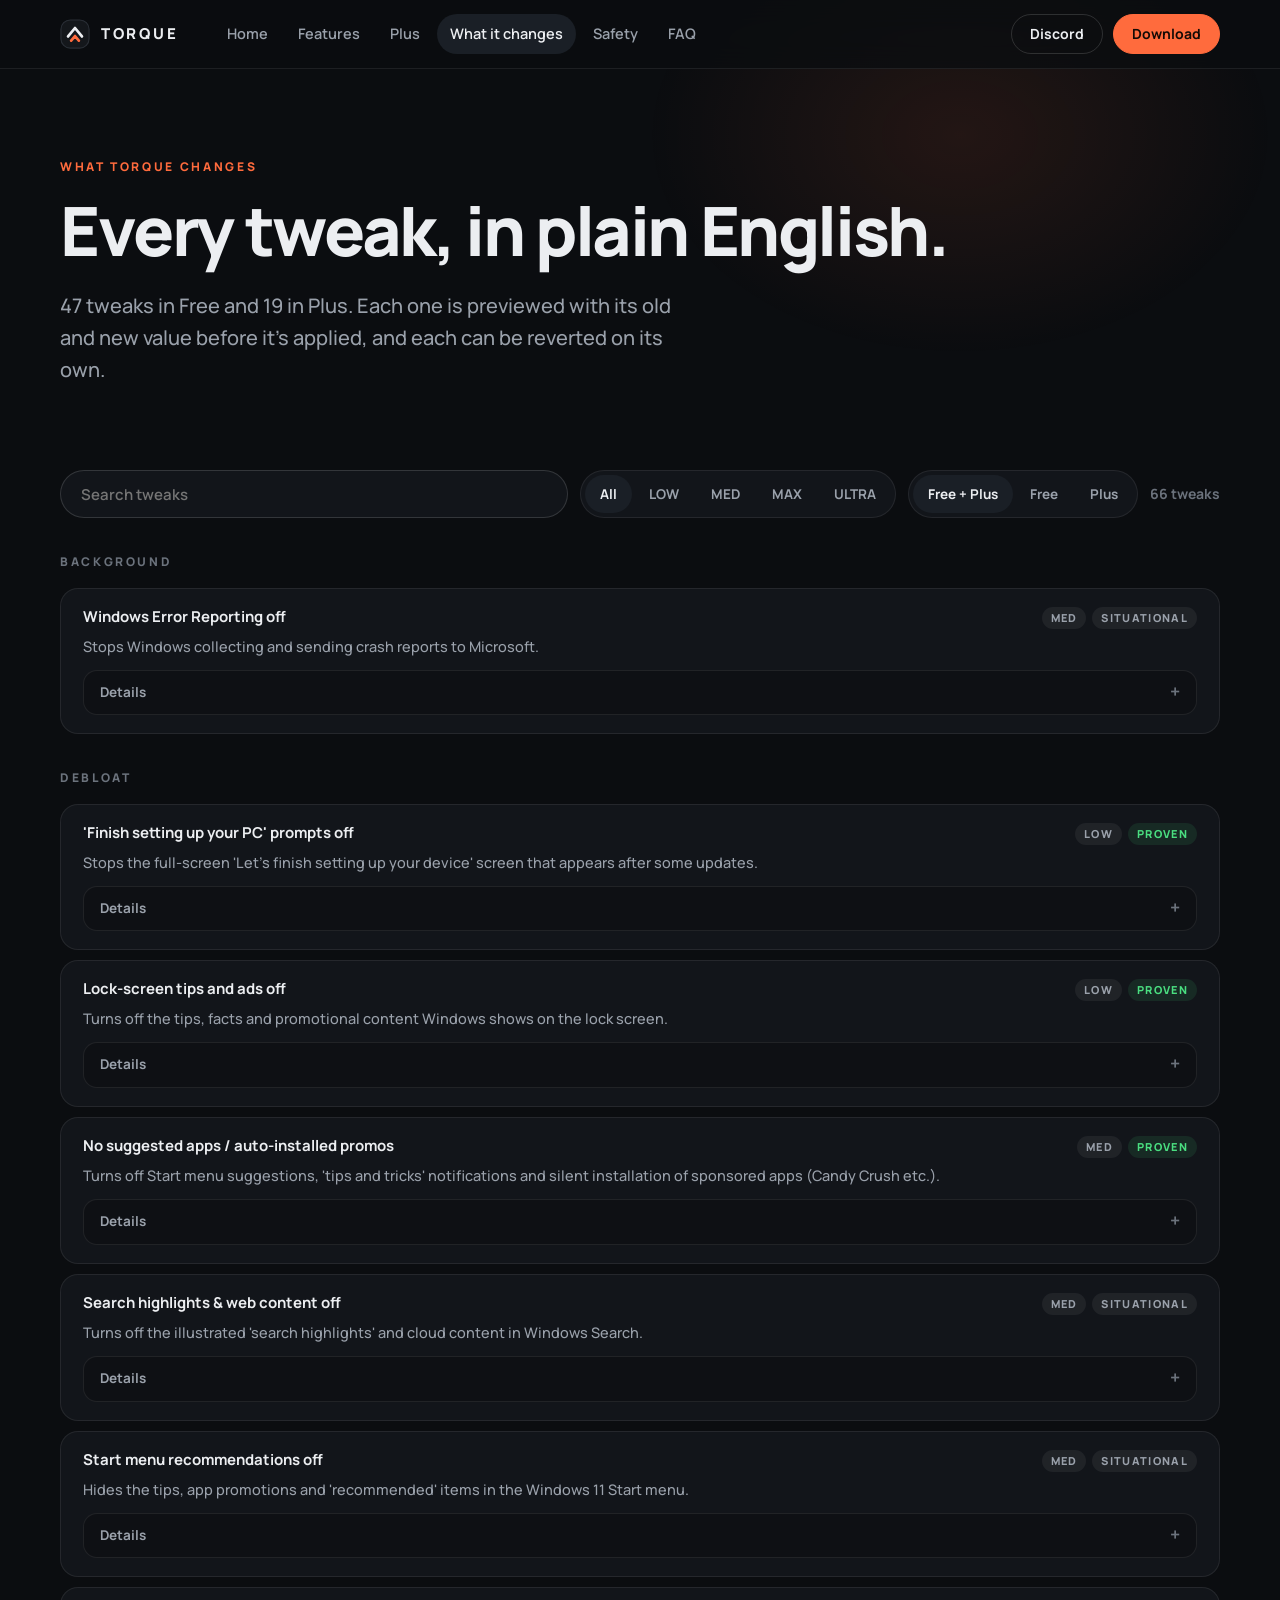
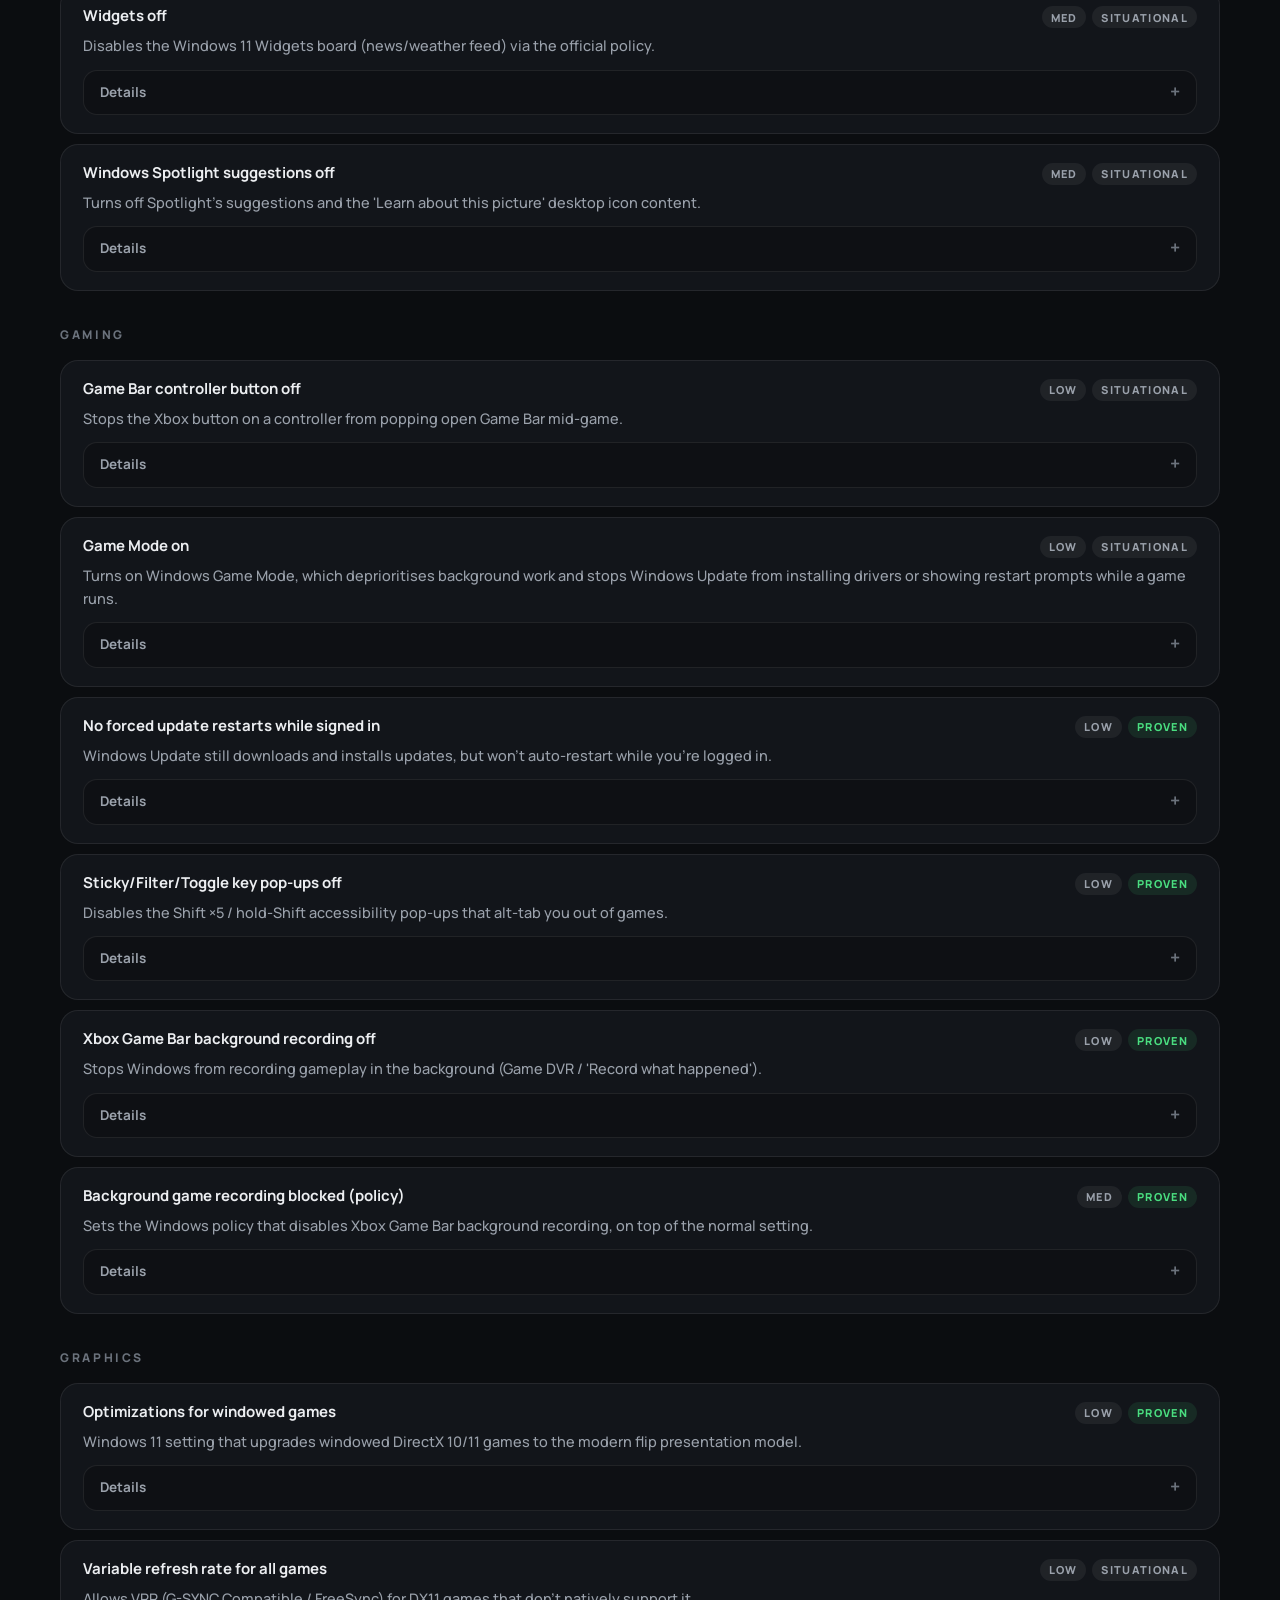
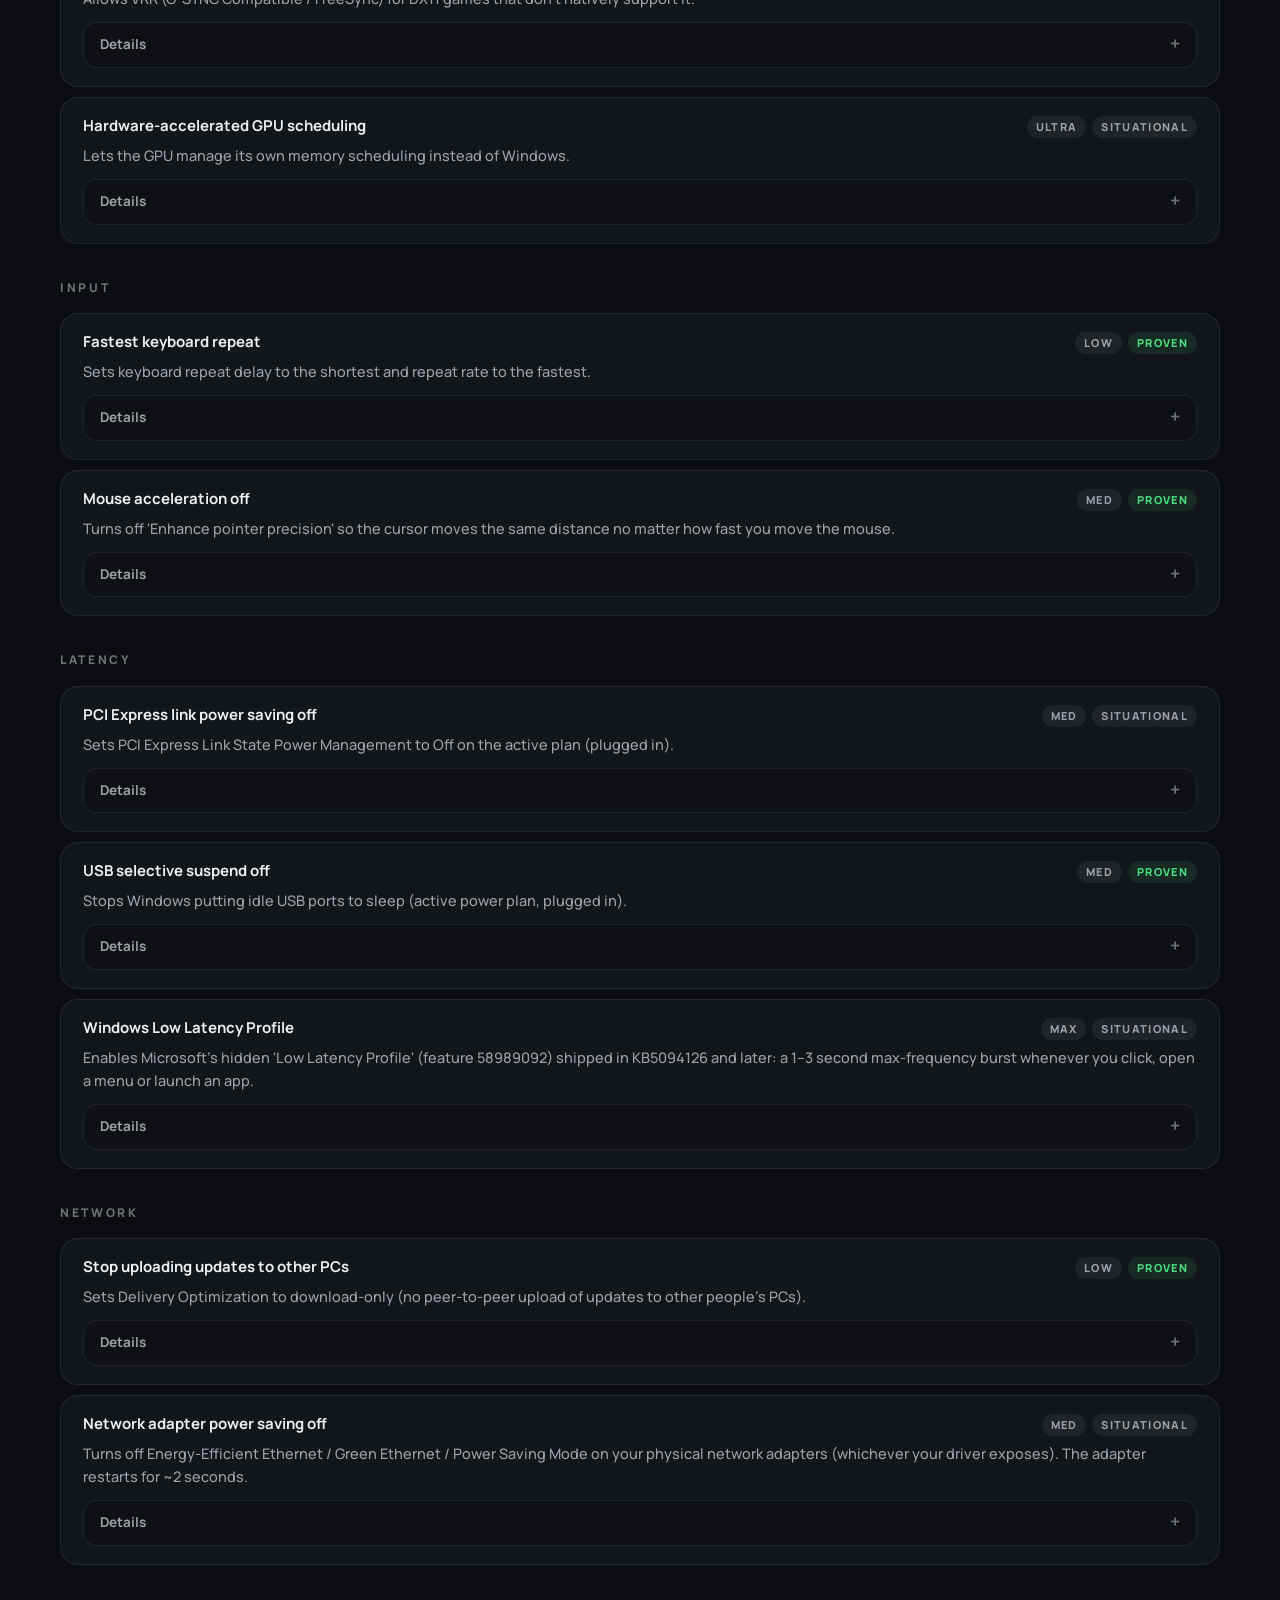
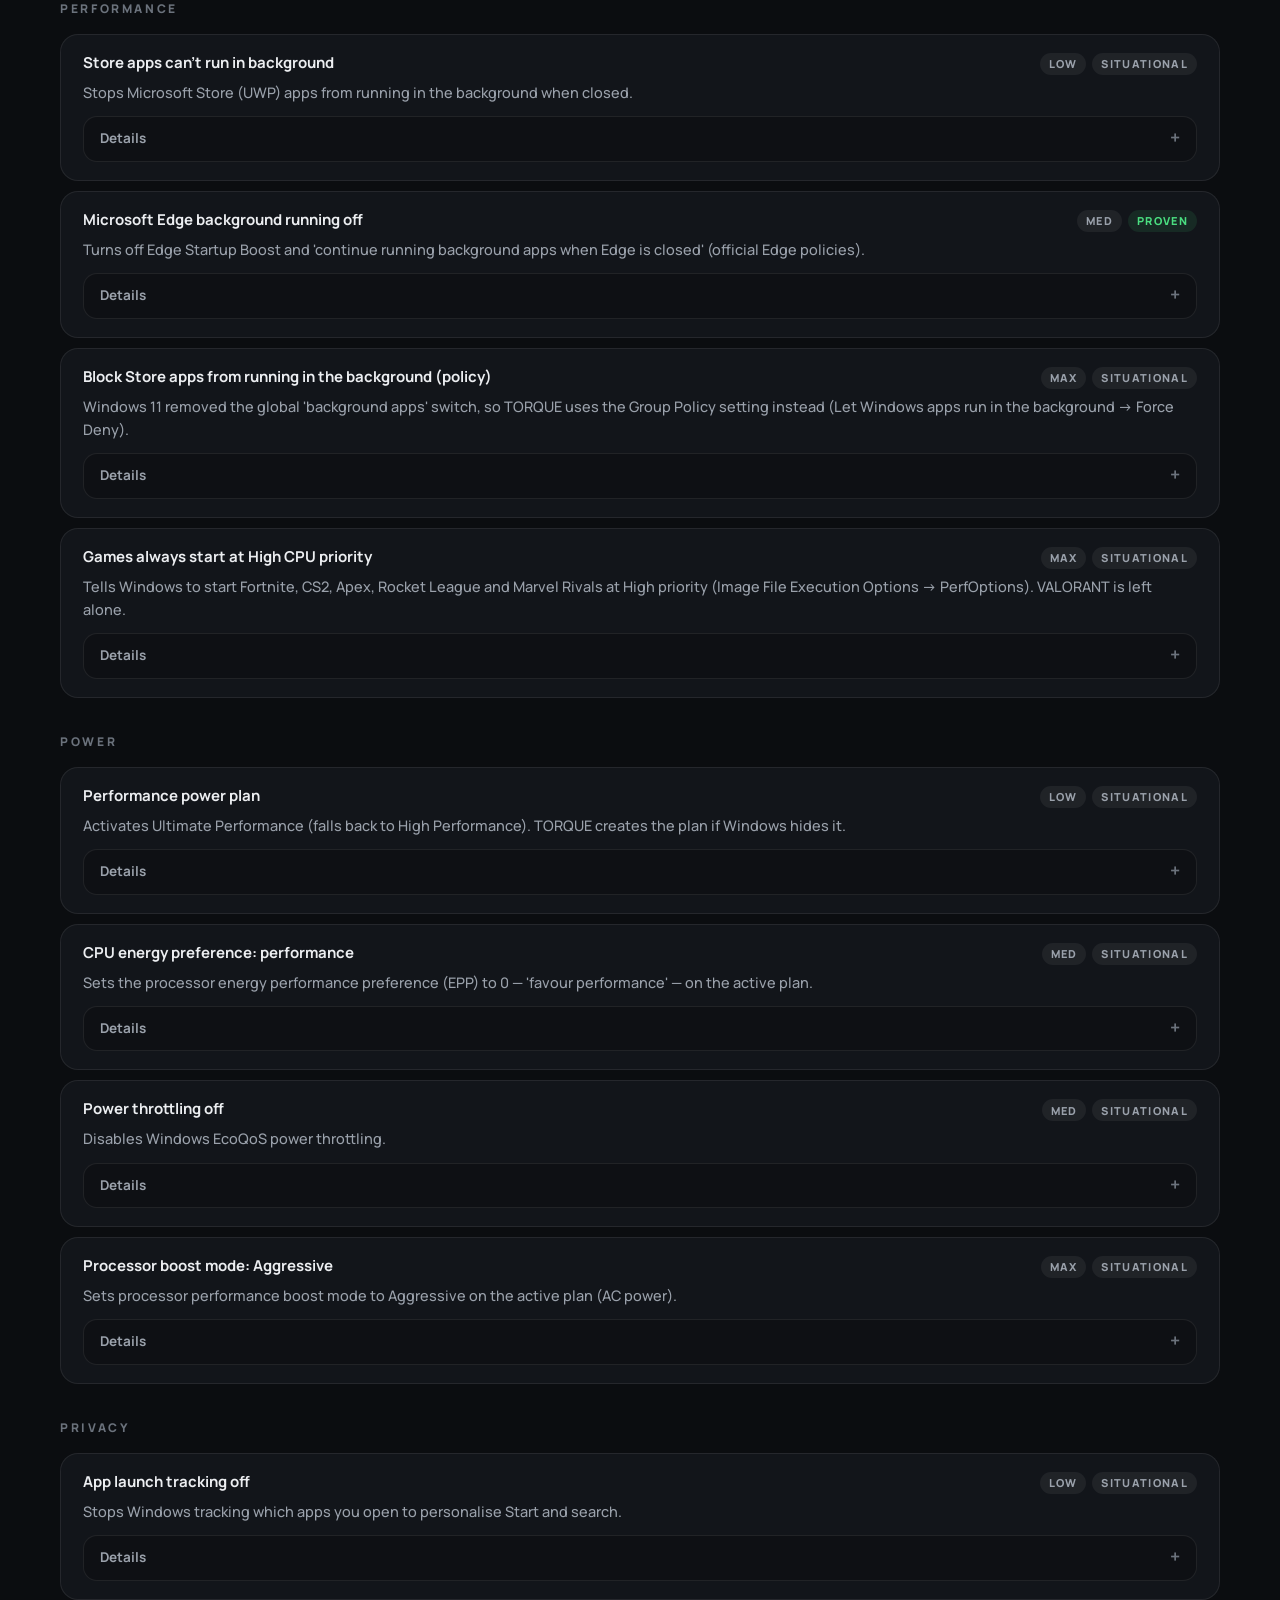
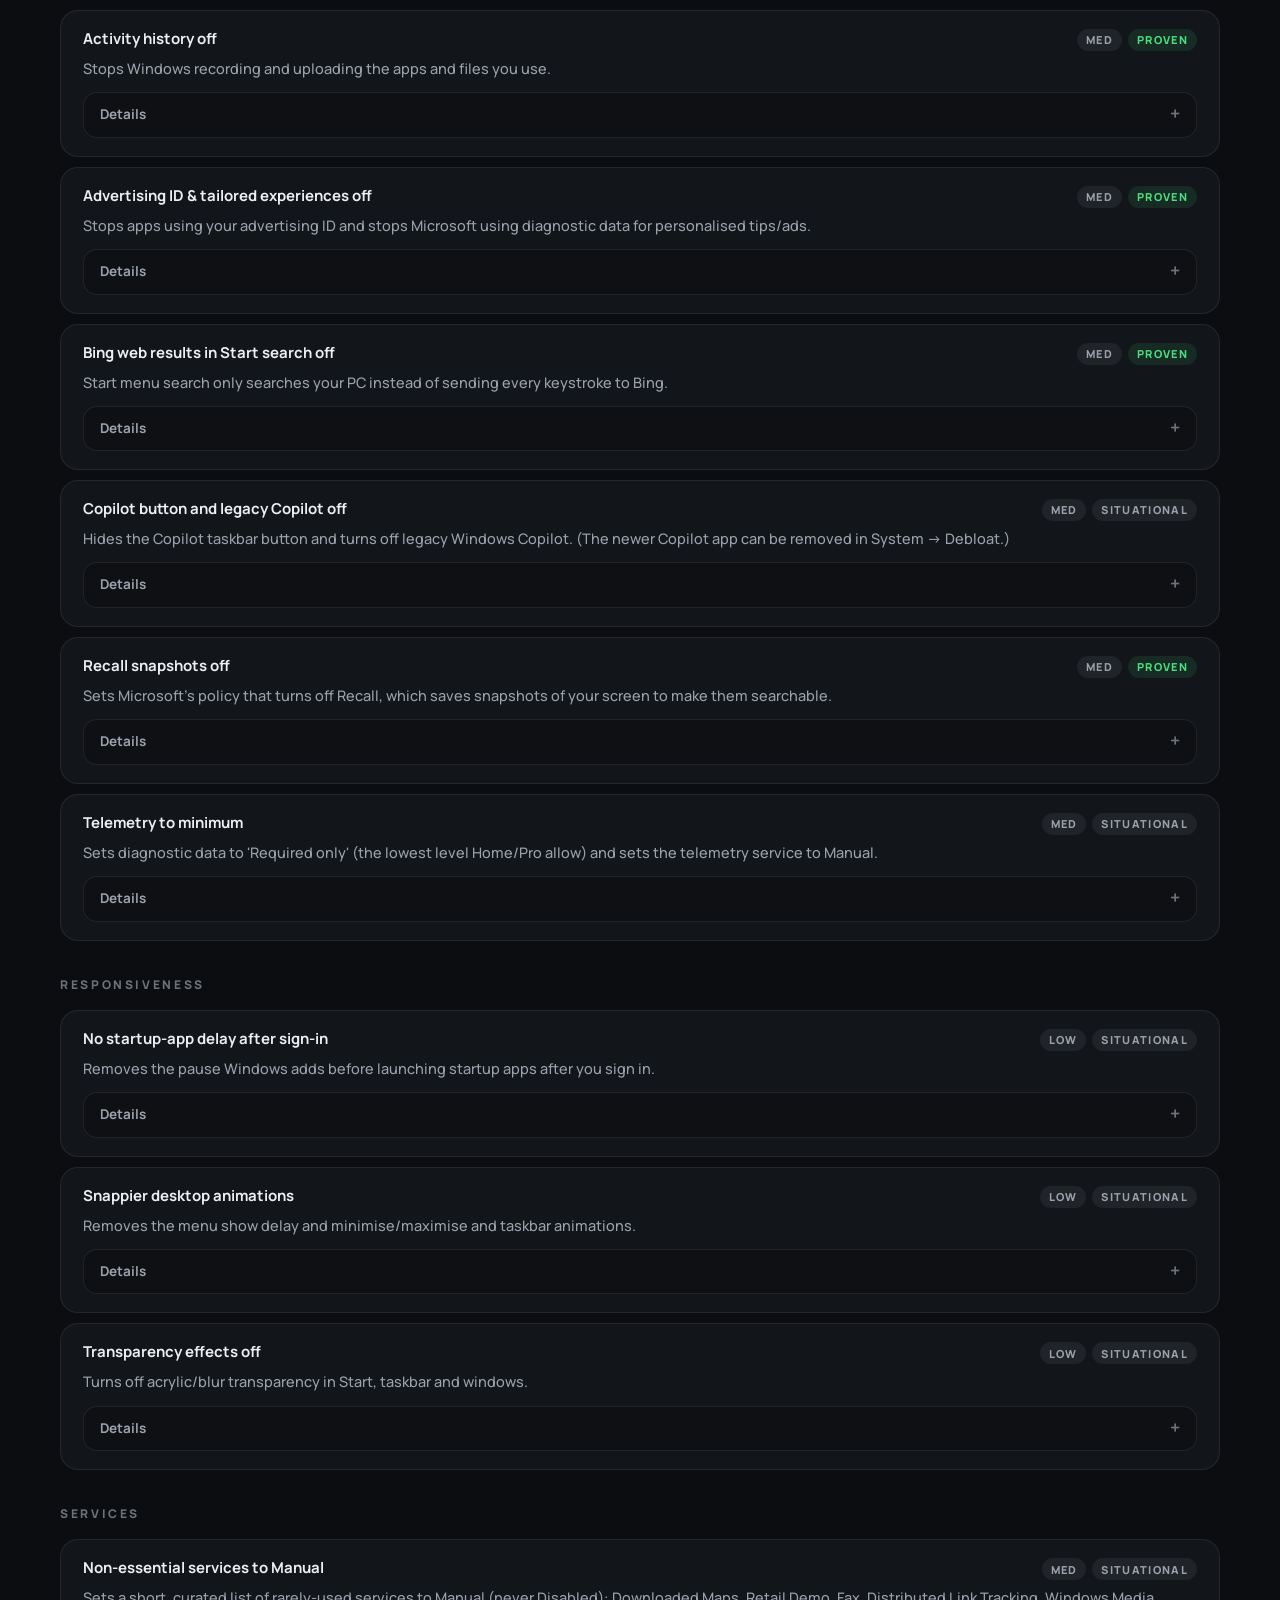
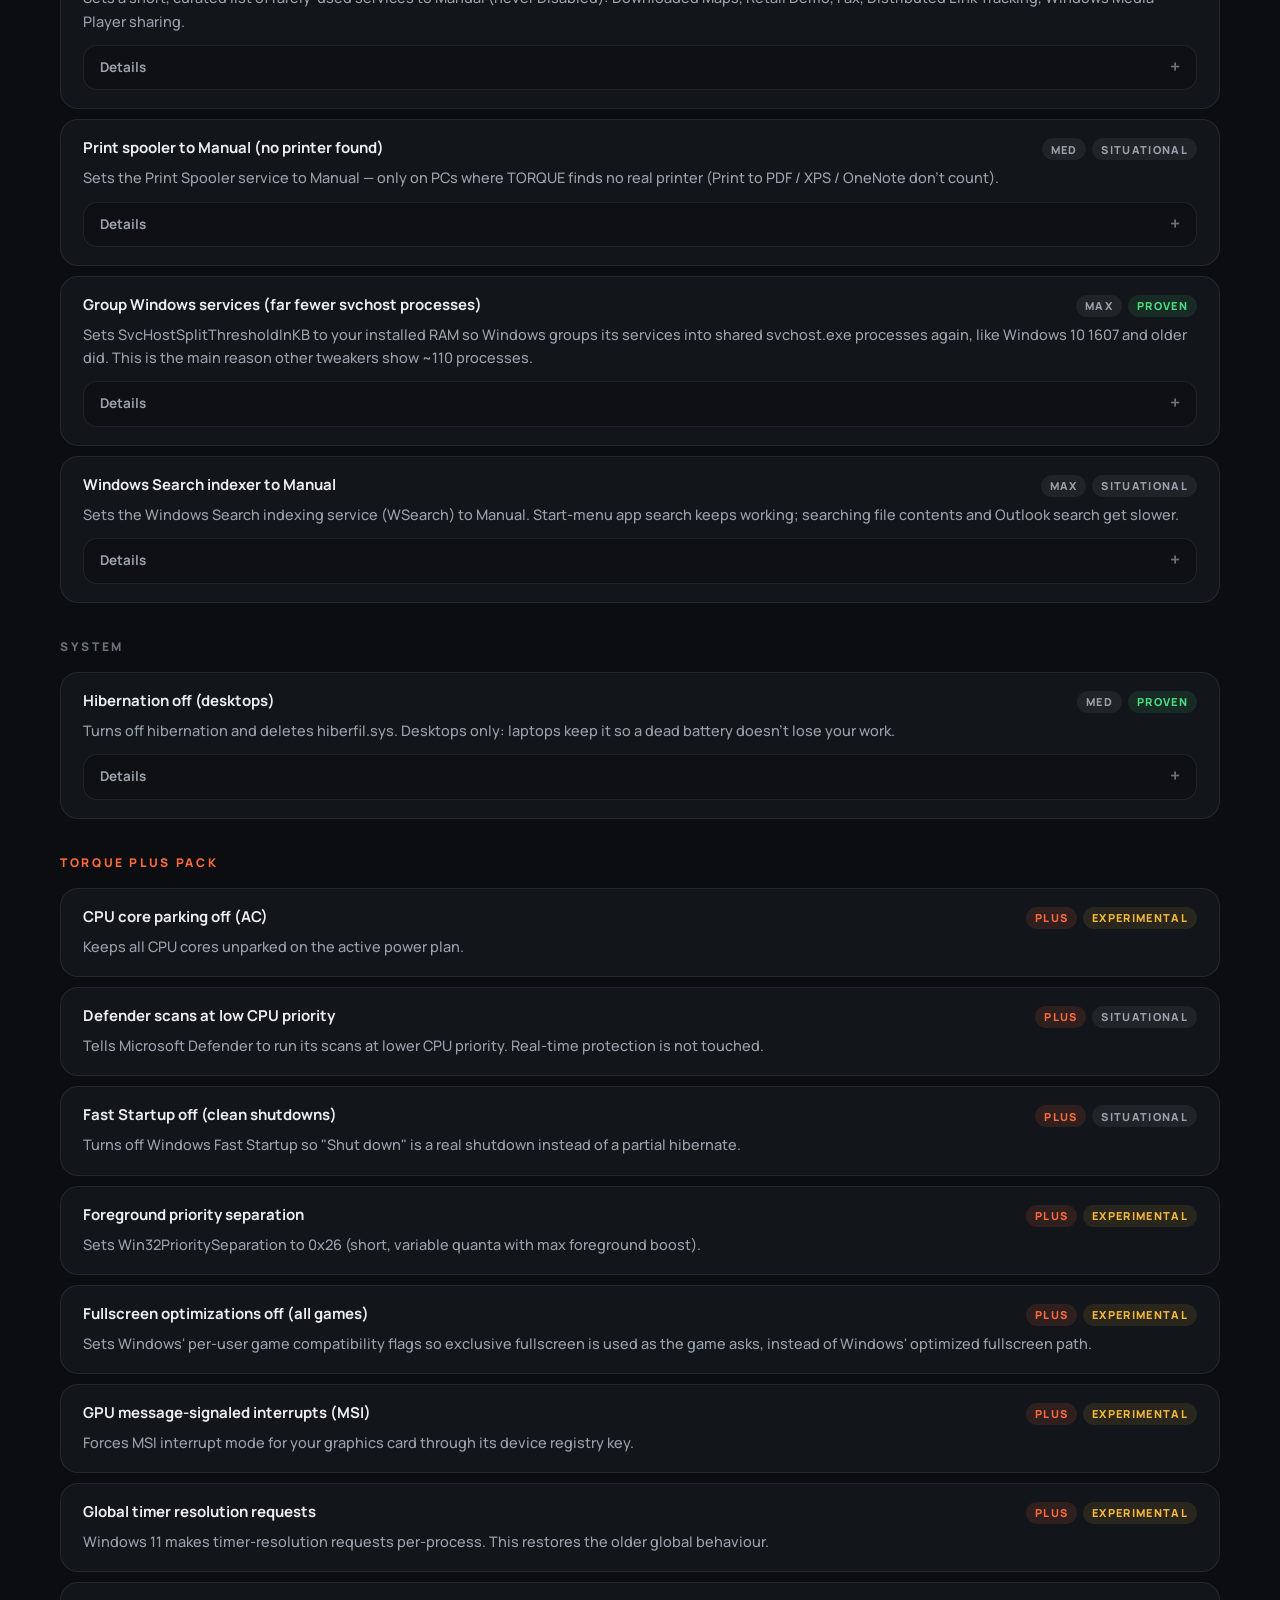
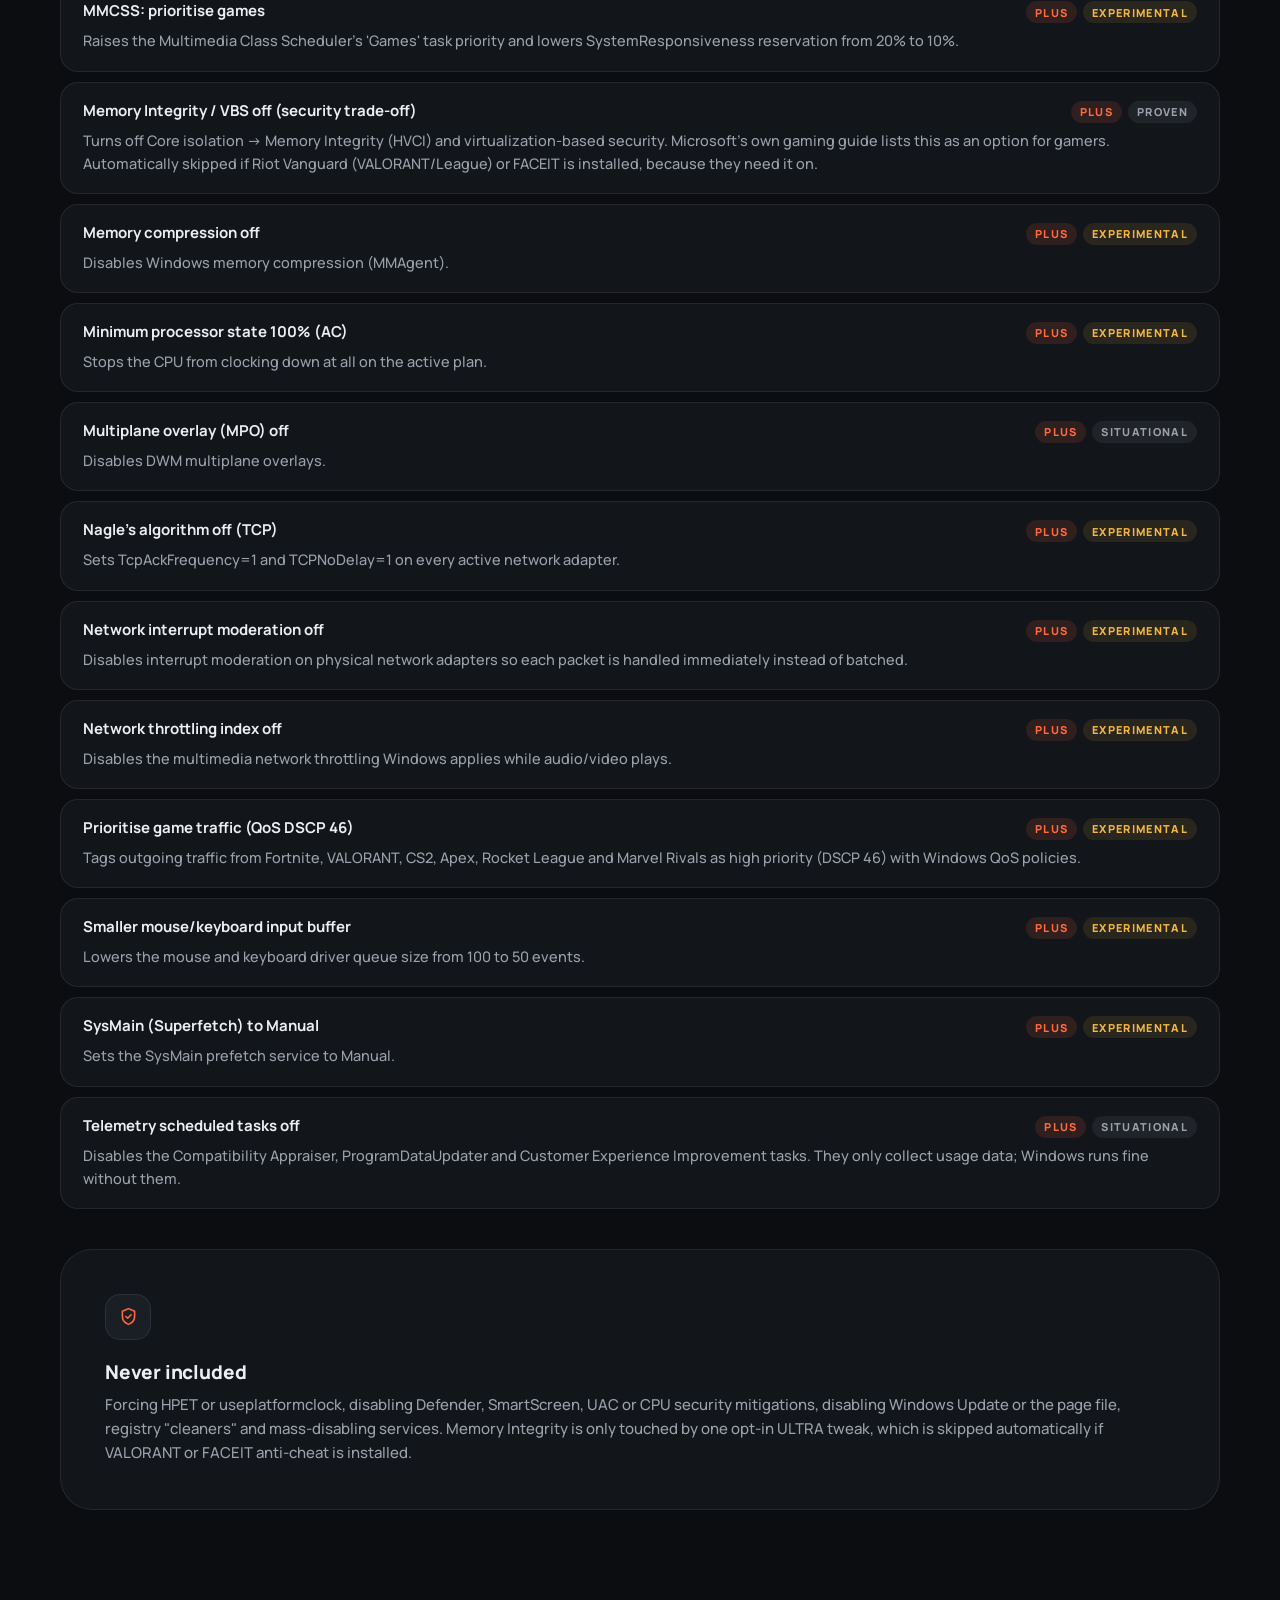
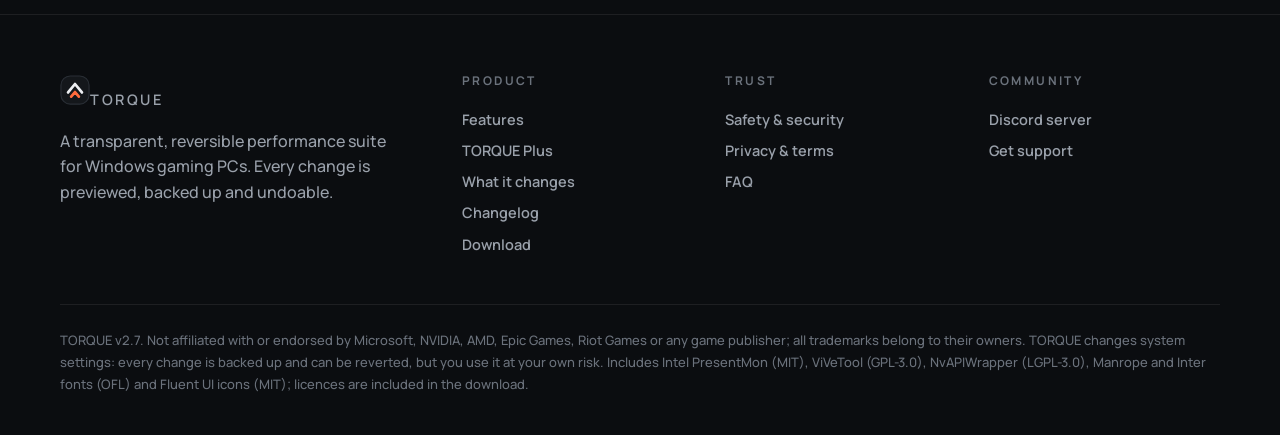
<file: tweaks.html>
<!doctype html>
<html lang="en">
<head>
<meta charset="utf-8">
<meta name="viewport" content="width=device-width, initial-scale=1">
<title>What TORQUE changes</title>
<meta name="description" content="Every tweak TORQUE can apply, in plain English, with evidence ratings.">
<meta name="theme-color" content="#0B0D10">
<meta http-equiv="Content-Security-Policy" content="default-src 'self'; img-src 'self' data:; style-src 'self' 'unsafe-inline'; script-src 'self'; font-src 'self'; connect-src 'none'; frame-src 'none'; base-uri 'self'; form-action 'none'">
<meta name="referrer" content="strict-origin-when-cross-origin">
<meta property="og:title" content="What TORQUE changes">
<meta property="og:description" content="Every tweak TORQUE can apply, in plain English, with evidence ratings.">
<meta property="og:image" content="https://torquetweakz.github.io/Torque/img/og.png">
<meta property="og:type" content="website">
<link rel="icon" href="img/icon-64.png">
<link rel="preload" href="assets/fonts/manrope-800.woff2" as="font" type="font/woff2" crossorigin>
<link rel="stylesheet" href="assets/style.css?v=2.7.0">
</head>
<body>
<a class="skip" href="#main">Skip to content</a>
<header class="nav">
  <div class="wrap">
    <a class="brand" href="index.html" aria-label="TORQUE home"><svg viewBox="0 0 32 32" aria-hidden="true"><rect x="1" y="1" width="30" height="30" rx="10" fill="#14171B" stroke="#2A2F36" stroke-width="1.2"/>
<path d="M8.6 18.6L16 9.6l7.4 9" fill="none" stroke="#ECEEF1" stroke-width="2.9" stroke-linecap="round" stroke-linejoin="round"/>
<path d="M11.9 23.1L16 18.2l4.1 4.9" fill="none" stroke="#FF6B3D" stroke-width="2.9" stroke-linecap="round" stroke-linejoin="round"/></svg>TORQUE</a>
    <nav class="links" aria-label="Main"><a href="index.html">Home</a><a href="features.html">Features</a><a href="plus.html">Plus</a><a href="tweaks.html" aria-current=page>What it changes</a><a href="security.html">Safety</a><a href="faq.html">FAQ</a></nav>
    <div class="cta"><a class="btn sm" href="https://discord.gg/BY3MgZftgC" rel="noopener">Discord</a><a class="btn sm primary" href="download.html">Download</a></div>
    <button class="menu" aria-label="Menu" aria-expanded="false"><svg viewBox="0 0 24 24" fill="none" stroke="currentColor" stroke-width="1.8" stroke-linecap="round" stroke-linejoin="round" aria-hidden="true"><path d="M4 7h16M4 12h16M4 17h16"/></svg></button>
  </div>
</header>
<main id="main">

<section class="hero" style="padding-bottom:30px">
  <div class="wrap"><span class="eyebrow accent">What TORQUE changes</span><h1>Every tweak, in plain English.</h1>
  <p class="lead">47 tweaks in Free and 19 in Plus. Each one is previewed with its old and new value before it's applied, and each can be reverted on its own.</p></div>
</section>
<section class="tight" style="padding-top:20px"><div class="wrap">
  <div class="tools">
    <input id="q" class="search" type="search" placeholder="Search tweaks" aria-label="Search tweaks">
    <div class="seg" id="lv" role="group" aria-label="Level"><button data-v="all" aria-pressed="true">All</button><button data-v="LOW" aria-pressed="false">LOW</button><button data-v="MED" aria-pressed="false">MED</button><button data-v="MAX" aria-pressed="false">MAX</button><button data-v="ULTRA" aria-pressed="false">ULTRA</button></div>
    <div class="seg" id="ed" role="group" aria-label="Edition"><button data-v="all" aria-pressed="true">Free + Plus</button><button data-v="free" aria-pressed="false">Free</button><button data-v="plus" aria-pressed="false">Plus</button></div>
    <span id="count" style="color:var(--faint);font-weight:700;font-size:14px"></span>
  </div>
  <div id="tweaks"><div class="tw-cat"><span class="eyebrow">Background</span></div><article class="tw" data-level="MED" data-ed="free"><h4>Windows Error Reporting off</h4><div class="tags"><span class="tag muted">MED</span><span class="tag muted">SITUATIONAL</span></div><p>Stops Windows collecting and sending crash reports to Microsoft.</p>
<details><summary>Details</summary><dl><dt>Why</dt><dd>When something crashes, Windows can spend CPU and disk building and uploading reports. Turn it back on if Microsoft support ever asks for reports.</dd><dt>Impact</dt><dd>No crash-report uploads or report queues in the background</dd><dt>Restart</dt><dd>No</dd><dt>Changes</dt><dd><ul style="margin:0;padding-left:16px"><li><code>HKLM\SOFTWARE\Microsoft\Windows\Windows Error Reporting\Disabled</code></li></ul></dd></dl></details></article><div class="tw-cat"><span class="eyebrow">Debloat</span></div><article class="tw" data-level="LOW" data-ed="free"><h4>&#x27;Finish setting up your PC&#x27; prompts off</h4><div class="tags"><span class="tag muted">LOW</span><span class="tag good">PROVEN</span></div><p>Stops the full-screen &#x27;Let&#x27;s finish setting up your device&#x27; screen that appears after some updates.</p>
<details><summary>Details</summary><dl><dt>Why</dt><dd>It pushes Microsoft account, OneDrive and Game Pass sign-ups and can pop up right before you play.</dd><dt>Impact</dt><dd>No full-screen setup nags after updates</dd><dt>Restart</dt><dd>No</dd><dt>Changes</dt><dd><ul style="margin:0;padding-left:16px"><li><code>HKCU\Software\Microsoft\Windows\CurrentVersion\UserProfileEngagement\ScoobeSystemSettingEnabled</code></li></ul></dd></dl></details></article><article class="tw" data-level="LOW" data-ed="free"><h4>Lock-screen tips and ads off</h4><div class="tags"><span class="tag muted">LOW</span><span class="tag good">PROVEN</span></div><p>Turns off the tips, facts and promotional content Windows shows on the lock screen.</p>
<details><summary>Details</summary><dl><dt>Why</dt><dd>Purely cosmetic noise that Windows downloads in the background. Your lock-screen picture stays.</dd><dt>Impact</dt><dd>No &#x27;fun facts&#x27; or promos on the lock screen</dd><dt>Restart</dt><dd>No</dd><dt>Changes</dt><dd><ul style="margin:0;padding-left:16px"><li><code>HKCU\Software\Microsoft\Windows\CurrentVersion\ContentDeliveryManager\RotatingLockScreenOverlayEnabled</code></li><li><code>HKCU\Software\Microsoft\Windows\CurrentVersion\ContentDeliveryManager\SubscribedContent-338387Enabled</code></li></ul></dd></dl></details></article><article class="tw" data-level="MED" data-ed="free"><h4>No suggested apps / auto-installed promos</h4><div class="tags"><span class="tag muted">MED</span><span class="tag good">PROVEN</span></div><p>Turns off Start menu suggestions, &#x27;tips and tricks&#x27; notifications and silent installation of sponsored apps (Candy Crush etc.).</p>
<details><summary>Details</summary><dl><dt>Why</dt><dd>Less clutter, less background installs.</dd><dt>Impact</dt><dd>Stops Windows silently installing promo apps</dd><dt>Restart</dt><dd>No</dd><dt>Changes</dt><dd><ul style="margin:0;padding-left:16px"><li><code>HKCU\Software\Microsoft\Windows\CurrentVersion\ContentDeliveryManager\SilentInstalledAppsEnabled</code></li><li><code>HKCU\Software\Microsoft\Windows\CurrentVersion\ContentDeliveryManager\SystemPaneSuggestionsEnabled</code></li><li><code>HKCU\Software\Microsoft\Windows\CurrentVersion\ContentDeliveryManager\SoftLandingEnabled</code></li><li><code>HKCU\Software\Microsoft\Windows\CurrentVersion\ContentDeliveryManager\SubscribedContent-338388Enabled</code></li><li><code>HKCU\Software\Microsoft\Windows\CurrentVersion\ContentDeliveryManager\SubscribedContent-338389Enabled</code></li><li><code>HKCU\Software\Microsoft\Windows\CurrentVersion\ContentDeliveryManager\SubscribedContent-353694Enabled</code></li><li><code>HKCU\Software\Microsoft\Windows\CurrentVersion\ContentDeliveryManager\SubscribedContent-353696Enabled</code></li></ul></dd></dl></details></article><article class="tw" data-level="MED" data-ed="free"><h4>Search highlights &amp; web content off</h4><div class="tags"><span class="tag muted">MED</span><span class="tag muted">SITUATIONAL</span></div><p>Turns off the illustrated &#x27;search highlights&#x27; and cloud content in Windows Search.</p>
<details><summary>Details</summary><dl><dt>Why</dt><dd>Stops Search from pulling web content and trending images in the background.</dd><dt>Impact</dt><dd>Lighter Start/Search; no web content loading in the background</dd><dt>Restart</dt><dd>No</dd><dt>Changes</dt><dd><ul style="margin:0;padding-left:16px"><li><code>HKCU\Software\Microsoft\Windows\CurrentVersion\SearchSettings\IsDynamicSearchBoxEnabled</code></li><li><code>HKLM\SOFTWARE\Policies\Microsoft\Windows\Windows Search\EnableDynamicContentInWSB</code></li></ul></dd></dl></details></article><article class="tw" data-level="MED" data-ed="free"><h4>Start menu recommendations off</h4><div class="tags"><span class="tag muted">MED</span><span class="tag muted">SITUATIONAL</span></div><p>Hides the tips, app promotions and &#x27;recommended&#x27; items in the Windows 11 Start menu.</p>
<details><summary>Details</summary><dl><dt>Why</dt><dd>Fewer promos and less background content fetching. Has no effect on Windows versions that don&#x27;t have the setting.</dd><dt>Impact</dt><dd>Cleaner Start menu (Windows 11)</dd><dt>Restart</dt><dd>No</dd><dt>Changes</dt><dd><ul style="margin:0;padding-left:16px"><li><code>HKCU\Software\Microsoft\Windows\CurrentVersion\Explorer\Advanced\Start_IrisRecommendations</code></li></ul></dd></dl></details></article><article class="tw" data-level="MED" data-ed="free"><h4>Widgets off</h4><div class="tags"><span class="tag muted">MED</span><span class="tag muted">SITUATIONAL</span></div><p>Disables the Windows 11 Widgets board (news/weather feed) via the official policy.</p>
<details><summary>Details</summary><dl><dt>Why</dt><dd>Widgets runs WebView processes in the background that refresh news feeds.</dd><dt>Impact</dt><dd>Frees ~100–300 MB RAM and background web traffic</dd><dt>Restart</dt><dd>No</dd><dt>Changes</dt><dd><ul style="margin:0;padding-left:16px"><li><code>HKLM\SOFTWARE\Policies\Microsoft\Dsh\AllowNewsAndInterests</code></li></ul></dd></dl></details></article><article class="tw" data-level="MED" data-ed="free"><h4>Windows Spotlight suggestions off</h4><div class="tags"><span class="tag muted">MED</span><span class="tag muted">SITUATIONAL</span></div><p>Turns off Spotlight&#x27;s suggestions and the &#x27;Learn about this picture&#x27; desktop icon content.</p>
<details><summary>Details</summary><dl><dt>Why</dt><dd>Spotlight downloads images and promotional text in the background. Your own wallpaper is unaffected.</dd><dt>Impact</dt><dd>No &#x27;Learn about this picture&#x27; and Spotlight promos</dd><dt>Restart</dt><dd>No</dd><dt>Changes</dt><dd><ul style="margin:0;padding-left:16px"><li><code>HKCU\Software\Microsoft\Windows\CurrentVersion\ContentDeliveryManager\SubscribedContent-338388Enabled</code></li><li><code>HKCU\Software\Microsoft\Windows\CurrentVersion\ContentDeliveryManager\SubscribedContent-338389Enabled</code></li></ul></dd></dl></details></article><div class="tw-cat"><span class="eyebrow">Gaming</span></div><article class="tw" data-level="LOW" data-ed="free"><h4>Game Bar controller button off</h4><div class="tags"><span class="tag muted">LOW</span><span class="tag muted">SITUATIONAL</span></div><p>Stops the Xbox button on a controller from popping open Game Bar mid-game.</p>
<details><summary>Details</summary><dl><dt>Why</dt><dd>Prevents accidental overlay pop-ups. No FPS change.</dd><dt>Impact</dt><dd>Quality of life</dd><dt>Restart</dt><dd>No</dd><dt>Changes</dt><dd><ul style="margin:0;padding-left:16px"><li><code>HKCU\Software\Microsoft\GameBar\UseNexusForGameBarEnabled</code></li></ul></dd></dl></details></article><article class="tw" data-level="LOW" data-ed="free"><h4>Game Mode on</h4><div class="tags"><span class="tag muted">LOW</span><span class="tag muted">SITUATIONAL</span></div><p>Turns on Windows Game Mode, which deprioritises background work and stops Windows Update from installing drivers or showing restart prompts while a game runs.</p>
<details><summary>Details</summary><dl><dt>Why</dt><dd>Benchmarks usually show 0–3% average FPS; the real benefit is fewer random dips when Windows does something in the background mid-match.</dd><dt>Impact</dt><dd>Small — fewer background interruptions</dd><dt>Restart</dt><dd>No</dd><dt>Changes</dt><dd><ul style="margin:0;padding-left:16px"><li><code>HKCU\Software\Microsoft\GameBar\AutoGameModeEnabled</code></li><li><code>HKCU\Software\Microsoft\GameBar\AllowAutoGameMode</code></li></ul></dd></dl></details></article><article class="tw" data-level="LOW" data-ed="free"><h4>No forced update restarts while signed in</h4><div class="tags"><span class="tag muted">LOW</span><span class="tag good">PROVEN</span></div><p>Windows Update still downloads and installs updates, but won&#x27;t auto-restart while you&#x27;re logged in.</p>
<details><summary>Details</summary><dl><dt>Why</dt><dd>Stops the &#x27;your PC will restart&#x27; surprise mid-session. Updates keep working — TORQUE never disables Windows Update.</dd><dt>Impact</dt><dd>Quality of life</dd><dt>Restart</dt><dd>No</dd><dt>Changes</dt><dd><ul style="margin:0;padding-left:16px"><li><code>HKLM\SOFTWARE\Policies\Microsoft\Windows\WindowsUpdate\AU\NoAutoRebootWithLoggedOnUsers</code></li></ul></dd></dl></details></article><article class="tw" data-level="LOW" data-ed="free"><h4>Sticky/Filter/Toggle key pop-ups off</h4><div class="tags"><span class="tag muted">LOW</span><span class="tag good">PROVEN</span></div><p>Disables the Shift ×5 / hold-Shift accessibility pop-ups that alt-tab you out of games.</p>
<details><summary>Details</summary><dl><dt>Why</dt><dd>Spamming Shift to crouch/sprint can trigger Sticky Keys and minimise your game.</dd><dt>Impact</dt><dd>Quality of life</dd><dt>Restart</dt><dd>No</dd><dt>Changes</dt><dd><ul style="margin:0;padding-left:16px"><li><code>HKCU\Control Panel\Accessibility\StickyKeys\Flags</code></li><li><code>HKCU\Control Panel\Accessibility\Keyboard Response\Flags</code></li><li><code>HKCU\Control Panel\Accessibility\ToggleKeys\Flags</code></li></ul></dd></dl></details></article><article class="tw" data-level="LOW" data-ed="free"><h4>Xbox Game Bar background recording off</h4><div class="tags"><span class="tag muted">LOW</span><span class="tag good">PROVEN</span></div><p>Stops Windows from recording gameplay in the background (Game DVR / &#x27;Record what happened&#x27;).</p>
<details><summary>Details</summary><dl><dt>Why</dt><dd>Background capture continuously uses the GPU encoder and some memory bandwidth. Use NVIDIA Instant Replay instead if you want clips — it&#x27;s lighter.</dd><dt>Impact</dt><dd>Small FPS, frees the GPU video encoder</dd><dt>Restart</dt><dd>No</dd><dt>Changes</dt><dd><ul style="margin:0;padding-left:16px"><li><code>HKCU\System\GameConfigStore\GameDVR_Enabled</code></li><li><code>HKCU\Software\Microsoft\Windows\CurrentVersion\GameDVR\AppCaptureEnabled</code></li><li><code>HKCU\Software\Microsoft\Windows\CurrentVersion\GameDVR\HistoricalCaptureEnabled</code></li></ul></dd></dl></details></article><article class="tw" data-level="MED" data-ed="free"><h4>Background game recording blocked (policy)</h4><div class="tags"><span class="tag muted">MED</span><span class="tag good">PROVEN</span></div><p>Sets the Windows policy that disables Xbox Game Bar background recording, on top of the normal setting.</p>
<details><summary>Details</summary><dl><dt>Why</dt><dd>Updates and the Xbox app sometimes re-enable background capture, which keeps the GPU encoder busy. The policy makes the choice stick. Use NVIDIA Instant Replay or OBS for clips.</dd><dt>Impact</dt><dd>Stops Game DVR capture even if an update turns it back on</dd><dt>Restart</dt><dd>No</dd><dt>Changes</dt><dd><ul style="margin:0;padding-left:16px"><li><code>HKLM\SOFTWARE\Policies\Microsoft\Windows\GameDVR\AllowGameDVR</code></li></ul></dd></dl></details></article><div class="tw-cat"><span class="eyebrow">Graphics</span></div><article class="tw" data-level="LOW" data-ed="free"><h4>Optimizations for windowed games</h4><div class="tags"><span class="tag muted">LOW</span><span class="tag good">PROVEN</span></div><p>Windows 11 setting that upgrades windowed DirectX 10/11 games to the modern flip presentation model.</p>
<details><summary>Details</summary><dl><dt>Why</dt><dd>Gives borderless-windowed games close to exclusive-fullscreen latency and enables VRR/Auto HDR paths. This is Settings → Display → Graphics → &#x27;Optimizations for windowed games&#x27;.</dd><dt>Impact</dt><dd>Lower input latency in borderless/windowed DX10/11 games</dd><dt>Restart</dt><dd>No</dd><dt>Changes</dt><dd><ul style="margin:0;padding-left:16px"><li><code>dxSetting</code></li></ul></dd></dl></details></article><article class="tw" data-level="LOW" data-ed="free"><h4>Variable refresh rate for all games</h4><div class="tags"><span class="tag muted">LOW</span><span class="tag muted">SITUATIONAL</span></div><p>Allows VRR (G-SYNC Compatible / FreeSync) for DX11 games that don&#x27;t natively support it.</p>
<details><summary>Details</summary><dl><dt>Why</dt><dd>Only matters if your monitor supports VRR. No effect otherwise.</dd><dt>Impact</dt><dd>Smoother frame pacing on G-SYNC / FreeSync monitors</dd><dt>Restart</dt><dd>No</dd><dt>Changes</dt><dd><ul style="margin:0;padding-left:16px"><li><code>dxSetting</code></li></ul></dd></dl></details></article><article class="tw" data-level="ULTRA" data-ed="free"><h4>Hardware-accelerated GPU scheduling</h4><div class="tags"><span class="tag muted">ULTRA</span><span class="tag muted">SITUATIONAL</span></div><p>Lets the GPU manage its own memory scheduling instead of Windows.</p>
<details><summary>Details</summary><dl><dt>Why</dt><dd>Required for NVIDIA DLSS Frame Generation / Multi Frame Generation on RTX 40/50 series. Elsewhere usually a small gain in CPU-bound games.</dd><dt>Impact</dt><dd>Small FPS / latency; required for DLSS Frame Generation</dd><dt>Restart</dt><dd>Yes</dd><dt>Changes</dt><dd><ul style="margin:0;padding-left:16px"><li><code>HKLM\SYSTEM\CurrentControlSet\Control\GraphicsDrivers\HwSchMode</code></li></ul></dd></dl></details></article><div class="tw-cat"><span class="eyebrow">Input</span></div><article class="tw" data-level="LOW" data-ed="free"><h4>Fastest keyboard repeat</h4><div class="tags"><span class="tag muted">LOW</span><span class="tag good">PROVEN</span></div><p>Sets keyboard repeat delay to the shortest and repeat rate to the fastest.</p>
<details><summary>Details</summary><dl><dt>Why</dt><dd>Doesn&#x27;t change in-game input (games read raw key state) but makes held keys and menus feel instant.</dd><dt>Impact</dt><dd>Shorter key-repeat delay (typing / chat / menus)</dd><dt>Restart</dt><dd>No</dd><dt>Changes</dt><dd><ul style="margin:0;padding-left:16px"><li><code>HKCU\Control Panel\Keyboard\KeyboardDelay</code></li><li><code>HKCU\Control Panel\Keyboard\KeyboardSpeed</code></li></ul></dd></dl></details></article><article class="tw" data-level="MED" data-ed="free"><h4>Mouse acceleration off</h4><div class="tags"><span class="tag muted">MED</span><span class="tag good">PROVEN</span></div><p>Turns off &#x27;Enhance pointer precision&#x27; so the cursor moves the same distance no matter how fast you move the mouse.</p>
<details><summary>Details</summary><dl><dt>Why</dt><dd>Most games use raw input already, but menus, launchers and some games don&#x27;t. Doesn&#x27;t touch Logitech G HUB settings.</dd><dt>Impact</dt><dd>Consistent aim (1:1 mouse movement)</dd><dt>Restart</dt><dd>No</dd><dt>Changes</dt><dd><ul style="margin:0;padding-left:16px"><li><code>HKCU\Control Panel\Mouse\MouseSpeed</code></li><li><code>HKCU\Control Panel\Mouse\MouseThreshold1</code></li><li><code>HKCU\Control Panel\Mouse\MouseThreshold2</code></li></ul></dd></dl></details></article><div class="tw-cat"><span class="eyebrow">Latency</span></div><article class="tw" data-level="MED" data-ed="free"><h4>PCI Express link power saving off</h4><div class="tags"><span class="tag muted">MED</span><span class="tag muted">SITUATIONAL</span></div><p>Sets PCI Express Link State Power Management to Off on the active plan (plugged in).</p>
<details><summary>Details</summary><dl><dt>Why</dt><dd>ASPM lets the PCIe link to the GPU and NVMe drive drop into low-power states; waking costs time and can cause micro-stutter. Desktop cost is a couple of watts.</dd><dt>Impact</dt><dd>Removes GPU/NVMe link wake-up latency</dd><dt>Restart</dt><dd>No</dd><dt>Changes</dt><dd><ul style="margin:0;padding-left:16px"><li><code>Power setting ee12f906-d277-404b-b6da-e5fa1a576df5</code></li></ul></dd></dl></details></article><article class="tw" data-level="MED" data-ed="free"><h4>USB selective suspend off</h4><div class="tags"><span class="tag muted">MED</span><span class="tag good">PROVEN</span></div><p>Stops Windows putting idle USB ports to sleep (active power plan, plugged in).</p>
<details><summary>Details</summary><dl><dt>Why</dt><dd>A suspended USB port has to wake before the first input gets through — a known cause of first-click delay and headset/mouse dropouts. Costs a fraction of a watt on a desktop.</dd><dt>Impact</dt><dd>Stops mouse/keyboard/headset wake-up lag and dropouts</dd><dt>Restart</dt><dd>No</dd><dt>Changes</dt><dd><ul style="margin:0;padding-left:16px"><li><code>Power setting 48e6b7a6-50f5-4782-a5d4-53bb8f07e226</code></li></ul></dd></dl></details></article><article class="tw" data-level="MAX" data-ed="free"><h4>Windows Low Latency Profile</h4><div class="tags"><span class="tag muted">MAX</span><span class="tag muted">SITUATIONAL</span></div><p>Enables Microsoft&#x27;s hidden &#x27;Low Latency Profile&#x27; (feature 58989092) shipped in KB5094126 and later: a 1–3 second max-frequency burst whenever you click, open a menu or launch an app.</p>
<details><summary>Details</summary><dl><dt>Why</dt><dd>Reported gains: up to ~40% faster app launches and ~70% faster Start/flyout opening. Needs Windows 11 build 26100.8655 / 26200.8655 or newer — TORQUE skips it on older builds. Enabled with the bundled, hash-checked ViVeTool.</dd><dt>Impact</dt><dd>Snappier response — CPU briefly boosts to max on input / app launch</dd><dt>Restart</dt><dd>Yes</dd><dt>Changes</dt><dd><ul style="margin:0;padding-left:16px"><li><code>Windows feature flag 58989092</code></li></ul></dd></dl></details></article><div class="tw-cat"><span class="eyebrow">Network</span></div><article class="tw" data-level="LOW" data-ed="free"><h4>Stop uploading updates to other PCs</h4><div class="tags"><span class="tag muted">LOW</span><span class="tag good">PROVEN</span></div><p>Sets Delivery Optimization to download-only (no peer-to-peer upload of updates to other people&#x27;s PCs).</p>
<details><summary>Details</summary><dl><dt>Why</dt><dd>Peer upload can quietly use your upstream bandwidth, which hurts ping stability while gaming.</dd><dt>Impact</dt><dd>Frees upload bandwidth</dd><dt>Restart</dt><dd>No</dd><dt>Changes</dt><dd><ul style="margin:0;padding-left:16px"><li><code>HKLM\SOFTWARE\Policies\Microsoft\Windows\DeliveryOptimization\DODownloadMode</code></li></ul></dd></dl></details></article><article class="tw" data-level="MED" data-ed="free"><h4>Network adapter power saving off</h4><div class="tags"><span class="tag muted">MED</span><span class="tag muted">SITUATIONAL</span></div><p>Turns off Energy-Efficient Ethernet / Green Ethernet / Power Saving Mode on your physical network adapters (whichever your driver exposes). The adapter restarts for ~2 seconds.</p>
<details><summary>Details</summary><dl><dt>Why</dt><dd>EEE lets the Ethernet link sleep between packets; waking adds small, variable delay (jitter). Original values are saved per adapter.</dd><dt>Impact</dt><dd>Steadier ping — no link power-down micro-delays</dd><dt>Restart</dt><dd>No</dd><dt>Changes</dt><dd><ul style="margin:0;padding-left:16px"><li><code>netAdv</code></li></ul></dd></dl></details></article><div class="tw-cat"><span class="eyebrow">Performance</span></div><article class="tw" data-level="LOW" data-ed="free"><h4>Store apps can&#x27;t run in background</h4><div class="tags"><span class="tag muted">LOW</span><span class="tag muted">SITUATIONAL</span></div><p>Stops Microsoft Store (UWP) apps from running in the background when closed.</p>
<details><summary>Details</summary><dl><dt>Why</dt><dd>Doesn&#x27;t affect normal desktop programs like Discord or Steam. Some Store apps&#x27; notifications may stop until opened.</dd><dt>Impact</dt><dd>Small — less background CPU/RAM</dd><dt>Restart</dt><dd>No</dd><dt>Changes</dt><dd><ul style="margin:0;padding-left:16px"><li><code>HKCU\Software\Microsoft\Windows\CurrentVersion\BackgroundAccessApplications\GlobalUserDisabled</code></li></ul></dd></dl></details></article><article class="tw" data-level="MED" data-ed="free"><h4>Microsoft Edge background running off</h4><div class="tags"><span class="tag muted">MED</span><span class="tag good">PROVEN</span></div><p>Turns off Edge Startup Boost and &#x27;continue running background apps when Edge is closed&#x27; (official Edge policies).</p>
<details><summary>Details</summary><dl><dt>Why</dt><dd>Startup Boost keeps Edge processes loaded from boot even if you never open it. Edge still works normally — it just opens a moment slower.</dd><dt>Impact</dt><dd>Frees RAM/CPU — Edge stops running when closed</dd><dt>Restart</dt><dd>No</dd><dt>Changes</dt><dd><ul style="margin:0;padding-left:16px"><li><code>HKLM\SOFTWARE\Policies\Microsoft\Edge\StartupBoostEnabled</code></li><li><code>HKLM\SOFTWARE\Policies\Microsoft\Edge\BackgroundModeEnabled</code></li></ul></dd></dl></details></article><article class="tw" data-level="MAX" data-ed="free"><h4>Block Store apps from running in the background (policy)</h4><div class="tags"><span class="tag muted">MAX</span><span class="tag muted">SITUATIONAL</span></div><p>Windows 11 removed the global &#x27;background apps&#x27; switch, so TORQUE uses the Group Policy setting instead (Let Windows apps run in the background → Force Deny).</p>
<details><summary>Details</summary><dl><dt>Why</dt><dd>Normal desktop programs (Discord, Steam, browsers) are not affected. Store apps like Phone Link or WhatsApp won&#x27;t notify you until you open them.</dd><dt>Impact</dt><dd>Phone Link, Widgets-style and other Store apps stop running when closed — fewer processes and background CPU</dd><dt>Restart</dt><dd>No</dd><dt>Changes</dt><dd><ul style="margin:0;padding-left:16px"><li><code>HKLM\SOFTWARE\Policies\Microsoft\Windows\AppPrivacy\LetAppsRunInBackground</code></li></ul></dd></dl></details></article><article class="tw" data-level="MAX" data-ed="free"><h4>Games always start at High CPU priority</h4><div class="tags"><span class="tag muted">MAX</span><span class="tag muted">SITUATIONAL</span></div><p>Tells Windows to start Fortnite, CS2, Apex, Rocket League and Marvel Rivals at High priority (Image File Execution Options → PerfOptions). VALORANT is left alone.</p>
<details><summary>Details</summary><dl><dt>Why</dt><dd>Game Boost raises priority after a game starts, but some anti-cheats block that. This Windows-native setting applies at launch instead — nothing is injected and no game file is touched.</dd><dt>Impact</dt><dd>Game wins CPU time over background apps — steadier 1% lows when something runs in the background</dd><dt>Restart</dt><dd>No</dd><dt>Changes</dt><dd><ul style="margin:0;padding-left:16px"><li><code>HKLM\SOFTWARE\Microsoft\Windows NT\CurrentVersion\Image File Execution Options\FortniteClient-Win64-Shipping.exe\PerfOptions\CpuPriorityClass</code></li><li><code>HKLM\SOFTWARE\Microsoft\Windows NT\CurrentVersion\Image File Execution Options\cs2.exe\PerfOptions\CpuPriorityClass</code></li><li><code>HKLM\SOFTWARE\Microsoft\Windows NT\CurrentVersion\Image File Execution Options\r5apex.exe\PerfOptions\CpuPriorityClass</code></li><li><code>HKLM\SOFTWARE\Microsoft\Windows NT\CurrentVersion\Image File Execution Options\r5apex_dx12.exe\PerfOptions\CpuPriorityClass</code></li><li><code>HKLM\SOFTWARE\Microsoft\Windows NT\CurrentVersion\Image File Execution Options\RocketLeague.exe\PerfOptions\CpuPriorityClass</code></li><li><code>HKLM\SOFTWARE\Microsoft\Windows NT\CurrentVersion\Image File Execution Options\Marvel-Win64-Shipping.exe\PerfOptions\CpuPriorityClass</code></li></ul></dd></dl></details></article><div class="tw-cat"><span class="eyebrow">Power</span></div><article class="tw" data-level="LOW" data-ed="free"><h4>Performance power plan</h4><div class="tags"><span class="tag muted">LOW</span><span class="tag muted">SITUATIONAL</span></div><p>Activates Ultimate Performance (falls back to High Performance). TORQUE creates the plan if Windows hides it.</p>
<details><summary>Details</summary><dl><dt>Why</dt><dd>On modern desktop CPUs the default Balanced plan is already good, so expect small gains (snappier boost, fewer micro-dips). Game Boost can switch to it only while you play instead.</dd><dt>Impact</dt><dd>Small — faster clock ramp-up; more idle power</dd><dt>Restart</dt><dd>No</dd><dt>Changes</dt><dd><ul style="margin:0;padding-left:16px"><li><code>Power plan</code></li></ul></dd></dl></details></article><article class="tw" data-level="MED" data-ed="free"><h4>CPU energy preference: performance</h4><div class="tags"><span class="tag muted">MED</span><span class="tag muted">SITUATIONAL</span></div><p>Sets the processor energy performance preference (EPP) to 0 — &#x27;favour performance&#x27; — on the active plan.</p>
<details><summary>Details</summary><dl><dt>Why</dt><dd>Modern CPUs pick their own clocks using this hint. 0 tells them to ramp up instantly instead of saving power first, which helps 1% lows in bursty games.</dd><dt>Impact</dt><dd>Faster clock ramp on Ryzen CPPC / Intel Speed Shift</dd><dt>Restart</dt><dd>No</dd><dt>Changes</dt><dd><ul style="margin:0;padding-left:16px"><li><code>Power setting 36687f9e-e3a5-4dbf-b1dc-15eb381c6863</code></li></ul></dd></dl></details></article><article class="tw" data-level="MED" data-ed="free"><h4>Power throttling off</h4><div class="tags"><span class="tag muted">MED</span><span class="tag muted">SITUATIONAL</span></div><p>Disables Windows EcoQoS power throttling.</p>
<details><summary>Details</summary><dl><dt>Why</dt><dd>Mostly matters on Intel hybrid CPUs and laptops. On a desktop Ryzen it prevents rare cases of a launcher/overlay being throttled while you play.</dd><dt>Impact</dt><dd>Small — background apps aren&#x27;t clocked down</dd><dt>Restart</dt><dd>No</dd><dt>Changes</dt><dd><ul style="margin:0;padding-left:16px"><li><code>HKLM\SYSTEM\CurrentControlSet\Control\Power\PowerThrottling\PowerThrottlingOff</code></li></ul></dd></dl></details></article><article class="tw" data-level="MAX" data-ed="free"><h4>Processor boost mode: Aggressive</h4><div class="tags"><span class="tag muted">MAX</span><span class="tag muted">SITUATIONAL</span></div><p>Sets processor performance boost mode to Aggressive on the active plan (AC power).</p>
<details><summary>Details</summary><dl><dt>Why</dt><dd>AMD-friendly: lets CPPC boost as hard as the chip allows. Small gain in CPU-bound games like Fortnite Performance mode.</dd><dt>Impact</dt><dd>Slightly faster boost response; more heat</dd><dt>Restart</dt><dd>No</dd><dt>Changes</dt><dd><ul style="margin:0;padding-left:16px"><li><code>Power setting PERFBOOSTMODE</code></li></ul></dd></dl></details></article><div class="tw-cat"><span class="eyebrow">Privacy</span></div><article class="tw" data-level="LOW" data-ed="free"><h4>App launch tracking off</h4><div class="tags"><span class="tag muted">LOW</span><span class="tag muted">SITUATIONAL</span></div><p>Stops Windows tracking which apps you open to personalise Start and search.</p>
<details><summary>Details</summary><dl><dt>Why</dt><dd>Less background bookkeeping and nothing personal stored for suggestions. Start&#x27;s &#x27;most used&#x27; list goes empty.</dd><dt>Impact</dt><dd>Privacy; Start stops ranking your most-used apps</dd><dt>Restart</dt><dd>No</dd><dt>Changes</dt><dd><ul style="margin:0;padding-left:16px"><li><code>HKCU\Software\Microsoft\Windows\CurrentVersion\Explorer\Advanced\Start_TrackProgs</code></li></ul></dd></dl></details></article><article class="tw" data-level="MED" data-ed="free"><h4>Activity history off</h4><div class="tags"><span class="tag muted">MED</span><span class="tag good">PROVEN</span></div><p>Stops Windows recording and uploading the apps and files you use.</p>
<details><summary>Details</summary><dl><dt>Why</dt><dd>Privacy only.</dd><dt>Impact</dt><dd>Privacy</dd><dt>Restart</dt><dd>No</dd><dt>Changes</dt><dd><ul style="margin:0;padding-left:16px"><li><code>HKLM\SOFTWARE\Policies\Microsoft\Windows\System\EnableActivityFeed</code></li><li><code>HKLM\SOFTWARE\Policies\Microsoft\Windows\System\PublishUserActivities</code></li><li><code>HKLM\SOFTWARE\Policies\Microsoft\Windows\System\UploadUserActivities</code></li></ul></dd></dl></details></article><article class="tw" data-level="MED" data-ed="free"><h4>Advertising ID &amp; tailored experiences off</h4><div class="tags"><span class="tag muted">MED</span><span class="tag good">PROVEN</span></div><p>Stops apps using your advertising ID and stops Microsoft using diagnostic data for personalised tips/ads.</p>
<details><summary>Details</summary><dl><dt>Why</dt><dd>Privacy only.</dd><dt>Impact</dt><dd>Privacy</dd><dt>Restart</dt><dd>No</dd><dt>Changes</dt><dd><ul style="margin:0;padding-left:16px"><li><code>HKCU\Software\Microsoft\Windows\CurrentVersion\AdvertisingInfo\Enabled</code></li><li><code>HKCU\Software\Microsoft\Windows\CurrentVersion\Privacy\TailoredExperiencesWithDiagnosticDataEnabled</code></li></ul></dd></dl></details></article><article class="tw" data-level="MED" data-ed="free"><h4>Bing web results in Start search off</h4><div class="tags"><span class="tag muted">MED</span><span class="tag good">PROVEN</span></div><p>Start menu search only searches your PC instead of sending every keystroke to Bing.</p>
<details><summary>Details</summary><dl><dt>Why</dt><dd>Faster search results and better privacy.</dd><dt>Impact</dt><dd>Faster, local-only Start search</dd><dt>Restart</dt><dd>No</dd><dt>Changes</dt><dd><ul style="margin:0;padding-left:16px"><li><code>HKCU\Software\Policies\Microsoft\Windows\Explorer\DisableSearchBoxSuggestions</code></li></ul></dd></dl></details></article><article class="tw" data-level="MED" data-ed="free"><h4>Copilot button and legacy Copilot off</h4><div class="tags"><span class="tag muted">MED</span><span class="tag muted">SITUATIONAL</span></div><p>Hides the Copilot taskbar button and turns off legacy Windows Copilot. (The newer Copilot app can be removed in System → Debloat.)</p>
<details><summary>Details</summary><dl><dt>Why</dt><dd>Removes an always-present background feature you don&#x27;t use for gaming.</dd><dt>Impact</dt><dd>Declutter</dd><dt>Restart</dt><dd>No</dd><dt>Changes</dt><dd><ul style="margin:0;padding-left:16px"><li><code>HKCU\Software\Policies\Microsoft\Windows\WindowsCopilot\TurnOffWindowsCopilot</code></li><li><code>HKCU\Software\Microsoft\Windows\CurrentVersion\Explorer\Advanced\ShowCopilotButton</code></li></ul></dd></dl></details></article><article class="tw" data-level="MED" data-ed="free"><h4>Recall snapshots off</h4><div class="tags"><span class="tag muted">MED</span><span class="tag good">PROVEN</span></div><p>Sets Microsoft&#x27;s policy that turns off Recall, which saves snapshots of your screen to make them searchable.</p>
<details><summary>Details</summary><dl><dt>Why</dt><dd>Recall only exists on Copilot+ PCs; on other PCs this policy simply does nothing. Snapshots use disk space and some background work.</dd><dt>Impact</dt><dd>Privacy; stops Windows saving screen snapshots (Copilot+ PCs)</dd><dt>Restart</dt><dd>No</dd><dt>Changes</dt><dd><ul style="margin:0;padding-left:16px"><li><code>HKCU\Software\Policies\Microsoft\Windows\WindowsAI\DisableAIDataAnalysis</code></li></ul></dd></dl></details></article><article class="tw" data-level="MED" data-ed="free"><h4>Telemetry to minimum</h4><div class="tags"><span class="tag muted">MED</span><span class="tag muted">SITUATIONAL</span></div><p>Sets diagnostic data to &#x27;Required only&#x27; (the lowest level Home/Pro allow) and sets the telemetry service to Manual.</p>
<details><summary>Details</summary><dl><dt>Why</dt><dd>Privacy first. Performance difference is small — don&#x27;t expect FPS from this.</dd><dt>Impact</dt><dd>Privacy; tiny background CPU/network</dd><dt>Restart</dt><dd>No</dd><dt>Changes</dt><dd><ul style="margin:0;padding-left:16px"><li><code>HKLM\SOFTWARE\Policies\Microsoft\Windows\DataCollection\AllowTelemetry</code></li><li><code>Service DiagTrack → Manual</code></li><li><code>Service dmwappushservice → Manual</code></li></ul></dd></dl></details></article><div class="tw-cat"><span class="eyebrow">Responsiveness</span></div><article class="tw" data-level="LOW" data-ed="free"><h4>No startup-app delay after sign-in</h4><div class="tags"><span class="tag muted">LOW</span><span class="tag muted">SITUATIONAL</span></div><p>Removes the pause Windows adds before launching startup apps after you sign in.</p>
<details><summary>Details</summary><dl><dt>Why</dt><dd>Windows waits on purpose so the desktop draws first. On an SSD that wait is mostly wasted time. Revert restores Windows&#x27; normal delay.</dd><dt>Impact</dt><dd>Desktop is ready a few seconds sooner after boot; no FPS change</dd><dt>Restart</dt><dd>No</dd><dt>Changes</dt><dd><ul style="margin:0;padding-left:16px"><li><code>HKCU\Software\Microsoft\Windows\CurrentVersion\Explorer\Serialize\StartupDelayInMSec</code></li></ul></dd></dl></details></article><article class="tw" data-level="LOW" data-ed="free"><h4>Snappier desktop animations</h4><div class="tags"><span class="tag muted">LOW</span><span class="tag muted">SITUATIONAL</span></div><p>Removes the menu show delay and minimise/maximise and taskbar animations.</p>
<details><summary>Details</summary><dl><dt>Why</dt><dd>Pure responsiveness. Doesn&#x27;t change game FPS — anyone claiming it does is selling placebo.</dd><dt>Impact</dt><dd>Desktop feels faster; no in-game FPS change</dd><dt>Restart</dt><dd>No</dd><dt>Changes</dt><dd><ul style="margin:0;padding-left:16px"><li><code>HKCU\Control Panel\Desktop\MenuShowDelay</code></li><li><code>HKCU\Control Panel\Desktop\WindowMetrics\MinAnimate</code></li><li><code>HKCU\Software\Microsoft\Windows\CurrentVersion\Explorer\Advanced\TaskbarAnimations</code></li></ul></dd></dl></details></article><article class="tw" data-level="LOW" data-ed="free"><h4>Transparency effects off</h4><div class="tags"><span class="tag muted">LOW</span><span class="tag muted">SITUATIONAL</span></div><p>Turns off acrylic/blur transparency in Start, taskbar and windows.</p>
<details><summary>Details</summary><dl><dt>Why</dt><dd>On an RTX-class GPU this is cosmetic. Included because it&#x27;s harmless and helps laptops.</dd><dt>Impact</dt><dd>Tiny — helps low-end GPUs only</dd><dt>Restart</dt><dd>No</dd><dt>Changes</dt><dd><ul style="margin:0;padding-left:16px"><li><code>HKCU\Software\Microsoft\Windows\CurrentVersion\Themes\Personalize\EnableTransparency</code></li></ul></dd></dl></details></article><div class="tw-cat"><span class="eyebrow">Services</span></div><article class="tw" data-level="MED" data-ed="free"><h4>Non-essential services to Manual</h4><div class="tags"><span class="tag muted">MED</span><span class="tag muted">SITUATIONAL</span></div><p>Sets a short, curated list of rarely-used services to Manual (never Disabled): Downloaded Maps, Retail Demo, Fax, Distributed Link Tracking, Windows Media Player sharing.</p>
<details><summary>Details</summary><dl><dt>Why</dt><dd>Manual means Windows starts them on demand, so nothing breaks. Blindly disabling services is how other tweakers break PCs — TORQUE doesn&#x27;t.</dd><dt>Impact</dt><dd>Small RAM saving; services still start if something needs them</dd><dt>Restart</dt><dd>No</dd><dt>Changes</dt><dd><ul style="margin:0;padding-left:16px"><li><code>Service MapsBroker → Manual</code></li><li><code>Service RetailDemo → Manual</code></li><li><code>Service Fax → Manual</code></li><li><code>Service TrkWks → Manual</code></li><li><code>Service WMPNetworkSvc → Manual</code></li><li><code>Service PcaSvc → Manual</code></li><li><code>Service StorSvc → Manual</code></li><li><code>Service CscService → Manual</code></li></ul></dd></dl></details></article><article class="tw" data-level="MED" data-ed="free"><h4>Print spooler to Manual (no printer found)</h4><div class="tags"><span class="tag muted">MED</span><span class="tag muted">SITUATIONAL</span></div><p>Sets the Print Spooler service to Manual — only on PCs where TORQUE finds no real printer (Print to PDF / XPS / OneNote don&#x27;t count).</p>
<details><summary>Details</summary><dl><dt>Why</dt><dd>The spooler runs all the time even with no printer. If you add a printer later, revert this in Backups (or the Windows printer wizard starts it).</dd><dt>Impact</dt><dd>One less always-running service; smaller attack surface</dd><dt>Restart</dt><dd>No</dd><dt>Changes</dt><dd><ul style="margin:0;padding-left:16px"><li><code>Service Spooler → Manual</code></li></ul></dd></dl></details></article><article class="tw" data-level="MAX" data-ed="free"><h4>Group Windows services (far fewer svchost processes)</h4><div class="tags"><span class="tag muted">MAX</span><span class="tag good">PROVEN</span></div><p>Sets SvcHostSplitThresholdInKB to your installed RAM so Windows groups its services into shared svchost.exe processes again, like Windows 10 1607 and older did. This is the main reason other tweakers show ~110 processes.</p>
<details><summary>Details</summary><dl><dt>Why</dt><dd>On PCs with more than 3.5 GB of RAM Windows runs almost every service in its own svchost process (often 70–90 of them). Grouping them cuts the count a lot. Trade-off: if one grouped service crashes it can take its neighbours down with it, so revert this if you ever see odd service errors. Takes effect after a restart.</dd><dt>Impact</dt><dd>Roughly 40–60 fewer processes and a little less RAM. Mostly a cleaner process list — FPS change is small</dd><dt>Restart</dt><dd>Yes</dd><dt>Changes</dt><dd><ul style="margin:0;padding-left:16px"><li><code>HKLM\SYSTEM\CurrentControlSet\Control\SvcHostSplitThresholdInKB</code></li></ul></dd></dl></details></article><article class="tw" data-level="MAX" data-ed="free"><h4>Windows Search indexer to Manual</h4><div class="tags"><span class="tag muted">MAX</span><span class="tag muted">SITUATIONAL</span></div><p>Sets the Windows Search indexing service (WSearch) to Manual. Start-menu app search keeps working; searching file contents and Outlook search get slower.</p>
<details><summary>Details</summary><dl><dt>Why</dt><dd>The indexer wakes up and reads/writes your drive in the background — exactly the kind of spike that hurts 1% lows. Gamers who don&#x27;t search their files lose nothing.</dd><dt>Impact</dt><dd>No background indexing CPU/disk spikes; file search inside folders gets slower</dd><dt>Restart</dt><dd>No</dd><dt>Changes</dt><dd><ul style="margin:0;padding-left:16px"><li><code>Service WSearch → Manual</code></li></ul></dd></dl></details></article><div class="tw-cat"><span class="eyebrow">System</span></div><article class="tw" data-level="MED" data-ed="free"><h4>Hibernation off (desktops)</h4><div class="tags"><span class="tag muted">MED</span><span class="tag good">PROVEN</span></div><p>Turns off hibernation and deletes hiberfil.sys. Desktops only: laptops keep it so a dead battery doesn&#x27;t lose your work.</p>
<details><summary>Details</summary><dl><dt>Why</dt><dd>Most gaming desktops never hibernate, but the file still reserves a big chunk of your SSD. This also turns off Fast Startup.</dd><dt>Impact</dt><dd>Frees disk space roughly the size of your RAM (often 10+ GB); no FPS change</dd><dt>Restart</dt><dd>No</dd><dt>Changes</dt><dd><ul style="margin:0;padding-left:16px"><li><code>Command: powercfg /hibernate off; &#x27;ok&#x27;</code></li></ul></dd></dl></details></article><div class="tw-cat"><span class="eyebrow accent">TORQUE Plus pack</span></div><article class="tw" data-level="ULTRA" data-ed="plus"><h4>CPU core parking off (AC)</h4><div class="tags"><span class="tag">PLUS</span><span class="tag warn">EXPERIMENTAL</span></div><p>Keeps all CPU cores unparked on the active power plan.</p></article><article class="tw" data-level="ULTRA" data-ed="plus"><h4>Defender scans at low CPU priority</h4><div class="tags"><span class="tag">PLUS</span><span class="tag muted">SITUATIONAL</span></div><p>Tells Microsoft Defender to run its scans at lower CPU priority. Real-time protection is not touched.</p></article><article class="tw" data-level="ULTRA" data-ed="plus"><h4>Fast Startup off (clean shutdowns)</h4><div class="tags"><span class="tag">PLUS</span><span class="tag muted">SITUATIONAL</span></div><p>Turns off Windows Fast Startup so &quot;Shut down&quot; is a real shutdown instead of a partial hibernate.</p></article><article class="tw" data-level="ULTRA" data-ed="plus"><h4>Foreground priority separation</h4><div class="tags"><span class="tag">PLUS</span><span class="tag warn">EXPERIMENTAL</span></div><p>Sets Win32PrioritySeparation to 0x26 (short, variable quanta with max foreground boost).</p></article><article class="tw" data-level="ULTRA" data-ed="plus"><h4>Fullscreen optimizations off (all games)</h4><div class="tags"><span class="tag">PLUS</span><span class="tag warn">EXPERIMENTAL</span></div><p>Sets Windows&#x27; per-user game compatibility flags so exclusive fullscreen is used as the game asks, instead of Windows&#x27; optimized fullscreen path.</p></article><article class="tw" data-level="ULTRA" data-ed="plus"><h4>GPU message-signaled interrupts (MSI)</h4><div class="tags"><span class="tag">PLUS</span><span class="tag warn">EXPERIMENTAL</span></div><p>Forces MSI interrupt mode for your graphics card through its device registry key.</p></article><article class="tw" data-level="ULTRA" data-ed="plus"><h4>Global timer resolution requests</h4><div class="tags"><span class="tag">PLUS</span><span class="tag warn">EXPERIMENTAL</span></div><p>Windows 11 makes timer-resolution requests per-process. This restores the older global behaviour.</p></article><article class="tw" data-level="ULTRA" data-ed="plus"><h4>MMCSS: prioritise games</h4><div class="tags"><span class="tag">PLUS</span><span class="tag warn">EXPERIMENTAL</span></div><p>Raises the Multimedia Class Scheduler&#x27;s &#x27;Games&#x27; task priority and lowers SystemResponsiveness reservation from 20% to 10%.</p></article><article class="tw" data-level="ULTRA" data-ed="plus"><h4>Memory Integrity / VBS off (security trade-off)</h4><div class="tags"><span class="tag">PLUS</span><span class="tag muted">PROVEN</span></div><p>Turns off Core isolation → Memory Integrity (HVCI) and virtualization-based security. Microsoft&#x27;s own gaming guide lists this as an option for gamers. Automatically skipped if Riot Vanguard (VALORANT/League) or FACEIT is installed, because they need it on.</p></article><article class="tw" data-level="ULTRA" data-ed="plus"><h4>Memory compression off</h4><div class="tags"><span class="tag">PLUS</span><span class="tag warn">EXPERIMENTAL</span></div><p>Disables Windows memory compression (MMAgent).</p></article><article class="tw" data-level="ULTRA" data-ed="plus"><h4>Minimum processor state 100% (AC)</h4><div class="tags"><span class="tag">PLUS</span><span class="tag warn">EXPERIMENTAL</span></div><p>Stops the CPU from clocking down at all on the active plan.</p></article><article class="tw" data-level="ULTRA" data-ed="plus"><h4>Multiplane overlay (MPO) off</h4><div class="tags"><span class="tag">PLUS</span><span class="tag muted">SITUATIONAL</span></div><p>Disables DWM multiplane overlays.</p></article><article class="tw" data-level="ULTRA" data-ed="plus"><h4>Nagle&#x27;s algorithm off (TCP)</h4><div class="tags"><span class="tag">PLUS</span><span class="tag warn">EXPERIMENTAL</span></div><p>Sets TcpAckFrequency=1 and TCPNoDelay=1 on every active network adapter.</p></article><article class="tw" data-level="ULTRA" data-ed="plus"><h4>Network interrupt moderation off</h4><div class="tags"><span class="tag">PLUS</span><span class="tag warn">EXPERIMENTAL</span></div><p>Disables interrupt moderation on physical network adapters so each packet is handled immediately instead of batched.</p></article><article class="tw" data-level="ULTRA" data-ed="plus"><h4>Network throttling index off</h4><div class="tags"><span class="tag">PLUS</span><span class="tag warn">EXPERIMENTAL</span></div><p>Disables the multimedia network throttling Windows applies while audio/video plays.</p></article><article class="tw" data-level="ULTRA" data-ed="plus"><h4>Prioritise game traffic (QoS DSCP 46)</h4><div class="tags"><span class="tag">PLUS</span><span class="tag warn">EXPERIMENTAL</span></div><p>Tags outgoing traffic from Fortnite, VALORANT, CS2, Apex, Rocket League and Marvel Rivals as high priority (DSCP 46) with Windows QoS policies.</p></article><article class="tw" data-level="ULTRA" data-ed="plus"><h4>Smaller mouse/keyboard input buffer</h4><div class="tags"><span class="tag">PLUS</span><span class="tag warn">EXPERIMENTAL</span></div><p>Lowers the mouse and keyboard driver queue size from 100 to 50 events.</p></article><article class="tw" data-level="ULTRA" data-ed="plus"><h4>SysMain (Superfetch) to Manual</h4><div class="tags"><span class="tag">PLUS</span><span class="tag warn">EXPERIMENTAL</span></div><p>Sets the SysMain prefetch service to Manual.</p></article><article class="tw" data-level="ULTRA" data-ed="plus"><h4>Telemetry scheduled tasks off</h4><div class="tags"><span class="tag">PLUS</span><span class="tag muted">SITUATIONAL</span></div><p>Disables the Compatibility Appraiser, ProgramDataUpdater and Customer Experience Improvement tasks. They only collect usage data; Windows runs fine without them.</p></article></div>
  <p id="empty" class="empty" hidden>No tweaks match.</p>
  <div class="card flat big" style="margin-top:40px"><div class="ic"><svg viewBox="0 0 24 24" fill="none" stroke="currentColor" stroke-width="1.8" stroke-linecap="round" stroke-linejoin="round" aria-hidden="true"><path d="M12 3l7 3v5.5c0 4.4-3 8.1-7 9.5-4-1.4-7-5.1-7-9.5V6z"/><path d="M9 12l2 2 4-4"/></svg></div><h3>Never included</h3><p>Forcing HPET or useplatformclock, disabling Defender, SmartScreen, UAC or CPU security mitigations, disabling Windows Update or the page file, registry "cleaners" and mass-disabling services. Memory Integrity is only touched by one opt-in ULTRA tweak, which is skipped automatically if VALORANT or FACEIT anti-cheat is installed.</p></div>
</div></section>

</main>
<footer>
  <div class="wrap">
    <div class="foot">
      <div><a class="brand" href="index.html"><svg viewBox="0 0 32 32" aria-hidden="true"><rect x="1" y="1" width="30" height="30" rx="10" fill="#14171B" stroke="#2A2F36" stroke-width="1.2"/>
<path d="M8.6 18.6L16 9.6l7.4 9" fill="none" stroke="#ECEEF1" stroke-width="2.9" stroke-linecap="round" stroke-linejoin="round"/>
<path d="M11.9 23.1L16 18.2l4.1 4.9" fill="none" stroke="#FF6B3D" stroke-width="2.9" stroke-linecap="round" stroke-linejoin="round"/></svg>TORQUE</a><p style="margin-top:14px;max-width:340px">A transparent, reversible performance suite for Windows gaming PCs. Every change is previewed, backed up and undoable.</p></div>
      <div><h5>Product</h5><a href="features.html">Features</a><a href="plus.html">TORQUE Plus</a><a href="tweaks.html">What it changes</a><a href="changelog.html">Changelog</a><a href="download.html">Download</a></div>
      <div><h5>Trust</h5><a href="security.html">Safety &amp; security</a><a href="privacy.html">Privacy &amp; terms</a><a href="faq.html">FAQ</a></div>
      <div><h5>Community</h5><a href="https://discord.gg/BY3MgZftgC" rel="noopener">Discord server</a><a href="community.html">Get support</a></div>
    </div>
    <div class="fine">TORQUE v2.7. Not affiliated with or endorsed by Microsoft, NVIDIA, AMD, Epic Games, Riot Games or any game publisher; all trademarks belong to their owners. TORQUE changes system settings: every change is backed up and can be reverted, but you use it at your own risk. Includes Intel PresentMon (MIT), ViVeTool (GPL-3.0), NvAPIWrapper (LGPL-3.0), Manrope and Inter fonts (OFL) and Fluent UI icons (MIT); licences are included in the download.</div>
  </div>
</footer>
<script src="assets/site.js?v=2.7.0"></script>
</body>
</html>
</file>
<file: assets/style.css>
/* TORQUE website · "Signal" design system (matches the v2.7 app) */
@font-face { font-family: Manrope; src: url(fonts/manrope-400.woff2) format("woff2"); font-weight: 400; font-display: swap; }
@font-face { font-family: Manrope; src: url(fonts/manrope-500.woff2) format("woff2"); font-weight: 500; font-display: swap; }
@font-face { font-family: Manrope; src: url(fonts/manrope-600.woff2) format("woff2"); font-weight: 600; font-display: swap; }
@font-face { font-family: Manrope; src: url(fonts/manrope-700.woff2) format("woff2"); font-weight: 700; font-display: swap; }
@font-face { font-family: Manrope; src: url(fonts/manrope-800.woff2) format("woff2"); font-weight: 800; font-display: swap; }

:root {
  --bg: #0B0D10; --panel: #12151A; --raised: #1A1F26; --well: #0E1014;
  --line: rgba(255,255,255,.08); --line2: rgba(255,255,255,.14);
  --text: #ECEEF1; --muted: #9AA1AB; --faint: #6B727C;
  --accent: #FF6B3D; --accent-soft: rgba(255,107,61,.12); --accent-line: rgba(255,107,61,.35);
  --good: #4ADE80; --warn: #F5B83D; --bad: #F47272;
  --r-card: 24px; --r-big: 32px; --r-pill: 999px;
  --w: 1160px;
  --mono: ui-monospace, "Cascadia Mono", Consolas, monospace;
}
* { box-sizing: border-box; }
html { scroll-behavior: smooth; -webkit-text-size-adjust: 100%; }
body { margin: 0; background: var(--bg); color: var(--text); font: 500 16px/1.6 Manrope, system-ui, -apple-system, "Segoe UI", sans-serif; -webkit-font-smoothing: antialiased; overflow-x: hidden; }
body::before { content: ""; position: fixed; inset: -20vh -10vw auto auto; width: 70vw; height: 70vh; pointer-events: none; z-index: -1;
  background: radial-gradient(closest-side, rgba(255,107,61,.10), transparent 70%); }
a { color: inherit; text-decoration: none; }
p { margin: 0 0 14px; color: var(--muted); }
h1, h2, h3, h4 { margin: 0; letter-spacing: -.02em; line-height: 1.12; font-weight: 800; color: var(--text); }
h1 { font-size: clamp(40px, 6vw, 68px); letter-spacing: -.035em; }
h2 { font-size: clamp(30px, 4vw, 44px); }
h3 { font-size: 19px; letter-spacing: -.01em; line-height: 1.3; }
h4 { font-size: 15px; letter-spacing: 0; line-height: 1.35; font-weight: 700; }
code, .mono { font-family: var(--mono); font-size: .9em; }
code { background: var(--raised); border: 1px solid var(--line); border-radius: 8px; padding: 1px 7px; color: var(--text); }
::selection { background: var(--accent); color: #0B0D10; }
:focus-visible { outline: 2px solid var(--accent); outline-offset: 3px; border-radius: 10px; }

.wrap { width: min(var(--w), 100% - 32px); margin: 0 auto; }
.skip { position: absolute; left: -999px; top: 8px; background: var(--accent); color: #0B0D10; padding: 8px 14px; border-radius: 12px; font-weight: 800; z-index: 99; }
.skip:focus { left: 16px; }

/* ---------- nav ---------- */
.nav { position: sticky; top: 0; z-index: 50; backdrop-filter: blur(14px); -webkit-backdrop-filter: blur(14px); background: rgba(11,13,16,.78); border-bottom: 1px solid var(--line); }
.nav .wrap { display: flex; align-items: center; gap: 28px; height: 68px; }
.brand { display: flex; align-items: center; gap: 11px; font-weight: 800; letter-spacing: .18em; font-size: 15px; }
.brand svg { width: 30px; height: 30px; flex: none; }
.links { display: flex; gap: 4px; margin-left: 8px; }
.links a { color: var(--muted); font-weight: 600; font-size: 14.5px; padding: 8px 13px; border-radius: var(--r-pill); transition: color .15s, background .15s; }
.links a:hover { color: var(--text); background: rgba(255,255,255,.05); }
.links a[aria-current=page] { color: var(--text); background: var(--raised); }
.nav .cta { margin-left: auto; display: flex; gap: 10px; }
.menu { display: none; margin-left: auto; background: none; border: 1px solid var(--line2); color: var(--text); border-radius: 12px; width: 42px; height: 42px; cursor: pointer; }
.menu svg { width: 18px; height: 18px; }
@media (max-width: 920px) {
  .links, .nav .cta { display: none; }
  .menu { display: grid; place-items: center; }
  .nav.open .links { display: flex; flex-direction: column; position: absolute; top: 68px; left: 0; right: 0; padding: 12px 16px 18px; background: var(--bg); border-bottom: 1px solid var(--line); margin: 0; }
  .nav.open .links a { padding: 12px 14px; font-size: 16px; }
}

/* ---------- buttons ---------- */
.btn { display: inline-flex; align-items: center; justify-content: center; gap: 9px; height: 48px; padding: 0 24px; border-radius: var(--r-pill); font: 700 15px/1 Manrope, sans-serif; border: 1px solid var(--line2); color: var(--text); background: transparent; cursor: pointer; transition: transform .15s, box-shadow .2s, background .15s, border-color .15s; white-space: nowrap; }
.btn:hover { border-color: rgba(255,255,255,.26); background: rgba(255,255,255,.04); transform: translateY(-1px); }
.btn svg { width: 17px; height: 17px; }
.btn.primary { background: var(--accent); border-color: var(--accent); color: #140A05; }
.btn.primary:hover { box-shadow: 0 10px 34px -8px rgba(255,107,61,.55); background: #FF7A50; }
.btn.sm { height: 40px; padding: 0 18px; font-size: 14px; }
.btn.block { width: 100%; }

/* ---------- labels / pills ---------- */
.eyebrow { font-size: 12px; font-weight: 800; letter-spacing: .22em; text-transform: uppercase; color: var(--faint); margin-bottom: 16px; display: block; }
.eyebrow.accent { color: var(--accent); }
.pill { display: inline-flex; align-items: center; gap: 8px; height: 30px; padding: 0 13px; border-radius: var(--r-pill); font-size: 12.5px; font-weight: 700; border: 1px solid var(--line2); color: var(--muted); background: rgba(255,255,255,.02); }
.pill .dot { width: 7px; height: 7px; border-radius: 50%; background: var(--good); box-shadow: 0 0 10px var(--good); }
.tag { display: inline-flex; align-items: center; height: 22px; padding: 0 9px; border-radius: var(--r-pill); font-size: 11px; font-weight: 800; letter-spacing: .12em; color: var(--accent); background: var(--accent-soft); }
.tag.muted { color: var(--muted); background: rgba(255,255,255,.06); }
.tag.good { color: var(--good); background: rgba(74,222,128,.1); }
.tag.warn { color: var(--warn); background: rgba(245,184,61,.1); }

/* ---------- sections ---------- */
section { padding: 96px 0; }
section.tight { padding: 64px 0; }
.head { max-width: 680px; margin-bottom: 48px; }
.head p { font-size: 17.5px; margin-top: 16px; }
.center { text-align: center; margin-left: auto; margin-right: auto; }

/* ---------- hero ---------- */
.hero { padding: 88px 0 56px; }
.hero .lead { font-size: clamp(17px, 2vw, 20px); max-width: 640px; margin: 22px 0 34px; color: var(--muted); }
.hero .actions { display: flex; gap: 12px; flex-wrap: wrap; }
.hero .meta { display: flex; gap: 22px; flex-wrap: wrap; margin-top: 30px; color: var(--faint); font-size: 14px; font-weight: 600; }
.hero .meta span { display: inline-flex; align-items: center; gap: 8px; }
.hero .meta svg { width: 15px; height: 15px; color: var(--good); }
.shot { margin-top: 64px; border-radius: var(--r-big); border: 1px solid var(--line2); background: var(--panel); padding: 10px; box-shadow: 0 50px 120px -40px rgba(0,0,0,.9), 0 0 0 1px rgba(255,255,255,.02); position: relative; }
.shot::before { content: ""; position: absolute; inset: -1px; border-radius: inherit; pointer-events: none; background: linear-gradient(180deg, rgba(255,107,61,.22), transparent 30%); mask: linear-gradient(#000 0 0) content-box, linear-gradient(#000 0 0); -webkit-mask: linear-gradient(#000 0 0) content-box, linear-gradient(#000 0 0); -webkit-mask-composite: xor; mask-composite: exclude; padding: 1px; }
.shot img { display: block; width: 100%; height: auto; border-radius: 24px; }

/* ---------- cards / grids ---------- */
.grid { display: grid; gap: 18px; }
.g2 { grid-template-columns: repeat(2, 1fr); }
.g3 { grid-template-columns: repeat(3, 1fr); }
.g4 { grid-template-columns: repeat(4, 1fr); }
@media (max-width: 960px) { .g3, .g4 { grid-template-columns: repeat(2, 1fr); } }
@media (max-width: 640px) { .g2, .g3, .g4 { grid-template-columns: 1fr; } section { padding: 68px 0; } }
.card { background: var(--panel); border: 1px solid var(--line); border-radius: var(--r-card); padding: 28px; transition: border-color .2s, box-shadow .25s, transform .2s; position: relative; }
.card:hover { border-color: rgba(255,107,61,.28); box-shadow: 0 18px 50px -24px rgba(255,107,61,.28); }
.card.flat:hover { border-color: var(--line); box-shadow: none; }
.card h3 { margin-bottom: 8px; }
.card p { margin: 0; font-size: 15px; }
.card .ic { width: 46px; height: 46px; border-radius: 15px; background: var(--raised); border: 1px solid var(--line); display: grid; place-items: center; margin-bottom: 20px; color: var(--accent); }
.card .ic svg { width: 21px; height: 21px; }
.card .top { display: flex; justify-content: space-between; align-items: flex-start; }
.big { border-radius: var(--r-big); padding: 44px; }
a.card { display: block; }
.num { font-size: 13px; font-weight: 800; color: var(--accent); width: 34px; height: 34px; border-radius: 50%; border: 1px solid var(--accent-line); display: grid; place-items: center; margin-bottom: 20px; }

/* levels */
.levels .card { padding: 26px; }
.levels .lvl { font-size: 13px; font-weight: 800; letter-spacing: .18em; color: var(--muted); display: flex; justify-content: space-between; align-items: center; margin-bottom: 14px; }
.levels .bar { height: 6px; border-radius: 6px; background: var(--raised); margin-bottom: 18px; overflow: hidden; }
.levels .bar i { display: block; height: 100%; border-radius: 6px; background: var(--accent); }

/* compare table */
.compare { width: 100%; border-collapse: separate; border-spacing: 0; background: var(--panel); border: 1px solid var(--line); border-radius: var(--r-card); overflow: hidden; }
.compare th, .compare td { padding: 16px 22px; text-align: left; border-bottom: 1px solid var(--line); font-size: 15px; vertical-align: middle; }
.compare tr:last-child td { border-bottom: 0; }
.compare th { font-size: 12px; letter-spacing: .18em; text-transform: uppercase; color: var(--faint); font-weight: 800; background: var(--well); }
.compare td:not(:first-child), .compare th:not(:first-child) { text-align: center; width: 150px; }
.compare td:first-child { color: var(--text); font-weight: 600; }
.compare td small { display: block; color: var(--faint); font-weight: 500; font-size: 13px; margin-top: 2px; }
.yes, .no { display: inline-grid; place-items: center; width: 26px; height: 26px; border-radius: 50%; }
.yes { background: rgba(74,222,128,.12); color: var(--good); }
.no { background: rgba(255,255,255,.05); color: var(--faint); }
.yes svg, .no svg { width: 14px; height: 14px; }
.table-wrap { overflow-x: auto; border-radius: var(--r-card); }

/* price cards */
.price { display: flex; flex-direction: column; }
.price .amt { font-size: 46px; font-weight: 800; letter-spacing: -.03em; margin: 10px 0 4px; }
.price .amt small { font-size: 16px; color: var(--muted); font-weight: 600; letter-spacing: 0; }
.price ul { list-style: none; padding: 0; margin: 22px 0 28px; display: grid; gap: 11px; }
.price li { display: flex; gap: 11px; font-size: 15px; color: var(--muted); }
.price li svg { width: 17px; height: 17px; flex: none; margin-top: 3px; color: var(--good); }
.price .btn { margin-top: auto; }
.price.hot { border-color: var(--accent-line); background: linear-gradient(180deg, rgba(255,107,61,.07), var(--panel) 40%); }

/* lists */
.checks { list-style: none; padding: 0; margin: 0; display: grid; gap: 14px; }
.checks li { display: flex; gap: 13px; color: var(--muted); }
.checks li b { color: var(--text); font-weight: 700; }
.checks svg { width: 18px; height: 18px; flex: none; margin-top: 3px; color: var(--good); }
.checks.x svg { color: var(--bad); }

/* steps */
.steps { counter-reset: s; list-style: none; padding: 0; margin: 0; display: grid; gap: 14px; }
.steps li { counter-increment: s; background: var(--panel); border: 1px solid var(--line); border-radius: 20px; padding: 20px 22px 20px 72px; position: relative; color: var(--muted); }
.steps li::before { content: counter(s); position: absolute; left: 22px; top: 19px; width: 32px; height: 32px; border-radius: 50%; border: 1px solid var(--accent-line); color: var(--accent); font-weight: 800; font-size: 13px; display: grid; place-items: center; }
.steps li b { color: var(--text); display: block; margin-bottom: 3px; font-weight: 700; }

/* download box */
.dl { display: grid; grid-template-columns: 1.3fr 1fr; gap: 18px; }
@media (max-width: 900px) { .dl { grid-template-columns: 1fr; } }
.kv { display: grid; grid-template-columns: auto 1fr; gap: 12px 24px; font-size: 14.5px; margin: 0; }
.kv dt { color: var(--faint); font-weight: 600; }
.kv dd { margin: 0; color: var(--text); font-weight: 600; text-align: right; }
.hash { display: flex; gap: 10px; align-items: center; background: var(--well); border: 1px solid var(--line); border-radius: 16px; padding: 12px 12px 12px 16px; margin-top: 10px; }
.hash code { flex: 1; background: none; border: 0; padding: 0; word-break: break-all; font-size: 13px; color: var(--muted); }

/* faq */
details { background: var(--panel); border: 1px solid var(--line); border-radius: 20px; padding: 0 24px; margin-bottom: 12px; transition: border-color .2s; }
details[open] { border-color: var(--line2); }
summary { cursor: pointer; list-style: none; padding: 20px 0; font-weight: 700; font-size: 16.5px; display: flex; justify-content: space-between; gap: 18px; }
summary::-webkit-details-marker { display: none; }
summary::after { content: "+"; color: var(--faint); font-size: 22px; line-height: 1; transition: transform .2s; }
details[open] summary::after { transform: rotate(45deg); }
details > div { padding: 0 0 20px; }
details p:last-child { margin-bottom: 0; }

/* tweak reference */
.tools { display: flex; gap: 12px; flex-wrap: wrap; align-items: center; margin-bottom: 26px; }
.search { flex: 1; min-width: 220px; height: 48px; border-radius: var(--r-pill); border: 1px solid var(--line2); background: var(--panel); color: var(--text); padding: 0 20px; font: 600 15px Manrope, sans-serif; outline: none; }
.search:focus { border-color: var(--accent-line); }
.seg { display: inline-flex; background: var(--panel); border: 1px solid var(--line); border-radius: var(--r-pill); padding: 4px; gap: 2px; }
.seg button { border: 0; background: none; color: var(--muted); font: 700 13.5px Manrope, sans-serif; height: 38px; padding: 0 15px; border-radius: var(--r-pill); cursor: pointer; }
.seg button[aria-pressed=true] { background: var(--raised); color: var(--text); }
.tw-cat { margin: 34px 0 12px; }
.tw { background: var(--panel); border: 1px solid var(--line); border-radius: 18px; padding: 18px 22px; margin-bottom: 10px; display: grid; grid-template-columns: 1fr auto; gap: 6px 18px; }
.tw h4 { margin: 0; }
.tw p { margin: 0; font-size: 14.5px; grid-column: 1 / -1; }
.tw .tags { display: flex; gap: 6px; align-items: start; }
.tw details { margin: 6px 0 0; grid-column: 1 / -1; background: var(--well); border-radius: 14px; padding: 0 16px; }
.tw summary { padding: 11px 0; font-size: 13.5px; color: var(--muted); }
.tw summary::after { font-size: 18px; }
.tw dl { margin: 0 0 12px; display: grid; grid-template-columns: 120px 1fr; gap: 6px 14px; font-size: 13.5px; }
.tw dt { color: var(--faint); }
.tw dd { margin: 0; color: var(--muted); }
.empty { color: var(--faint); text-align: center; padding: 40px; }

/* changelog */
.rel { display: grid; grid-template-columns: 180px 1fr; gap: 28px; padding: 34px 0; border-top: 1px solid var(--line); }
.rel:first-of-type { border-top: 0; }
.rel .v { font-size: 22px; font-weight: 800; }
.rel .d { color: var(--faint); font-size: 14px; font-weight: 600; margin-top: 4px; }
.rel ul { margin: 0; padding-left: 18px; color: var(--muted); display: grid; gap: 7px; }
.rel h4 { margin: 18px 0 8px; font-size: 13px; letter-spacing: .16em; text-transform: uppercase; color: var(--faint); }
.rel h4:first-child { margin-top: 0; }
@media (max-width: 700px) { .rel { grid-template-columns: 1fr; gap: 10px; } }

/* prose */
.prose { max-width: 760px; }
.prose h2 { font-size: 26px; margin: 48px 0 14px; }
.prose h3 { margin: 28px 0 10px; }
.prose ul { color: var(--muted); padding-left: 20px; display: grid; gap: 8px; margin: 0 0 16px; }
.prose li b, .prose p b { color: var(--text); }

/* banner / callout */
.callout { display: flex; gap: 22px; align-items: center; justify-content: space-between; flex-wrap: wrap; }
.note { border-left: 3px solid var(--warn); background: rgba(245,184,61,.06); border-radius: 0 16px 16px 0; padding: 16px 20px; color: var(--muted); font-size: 15px; margin: 18px 0; }
.note b { color: var(--text); }

/* footer */
footer { border-top: 1px solid var(--line); padding: 56px 0 40px; margin-top: 40px; }
.foot { display: grid; grid-template-columns: 1.6fr repeat(3, 1fr); gap: 32px; }
@media (max-width: 800px) { .foot { grid-template-columns: 1fr 1fr; } }
.foot h5 { margin: 0 0 14px; font-size: 12px; letter-spacing: .2em; text-transform: uppercase; color: var(--faint); }
.foot a { display: block; color: var(--muted); font-size: 14.5px; padding: 4px 0; font-weight: 600; }
.foot a:hover { color: var(--text); }
.fine { margin-top: 44px; padding-top: 24px; border-top: 1px solid var(--line); color: var(--faint); font-size: 13px; line-height: 1.7; }

/* reveal */
.rv { opacity: 0; transform: translateY(14px); transition: opacity .6s ease, transform .6s ease; }
.rv.in { opacity: 1; transform: none; }
@media (prefers-reduced-motion: reduce) { .rv { opacity: 1; transform: none; transition: none; } html { scroll-behavior: auto; } }
</file>
